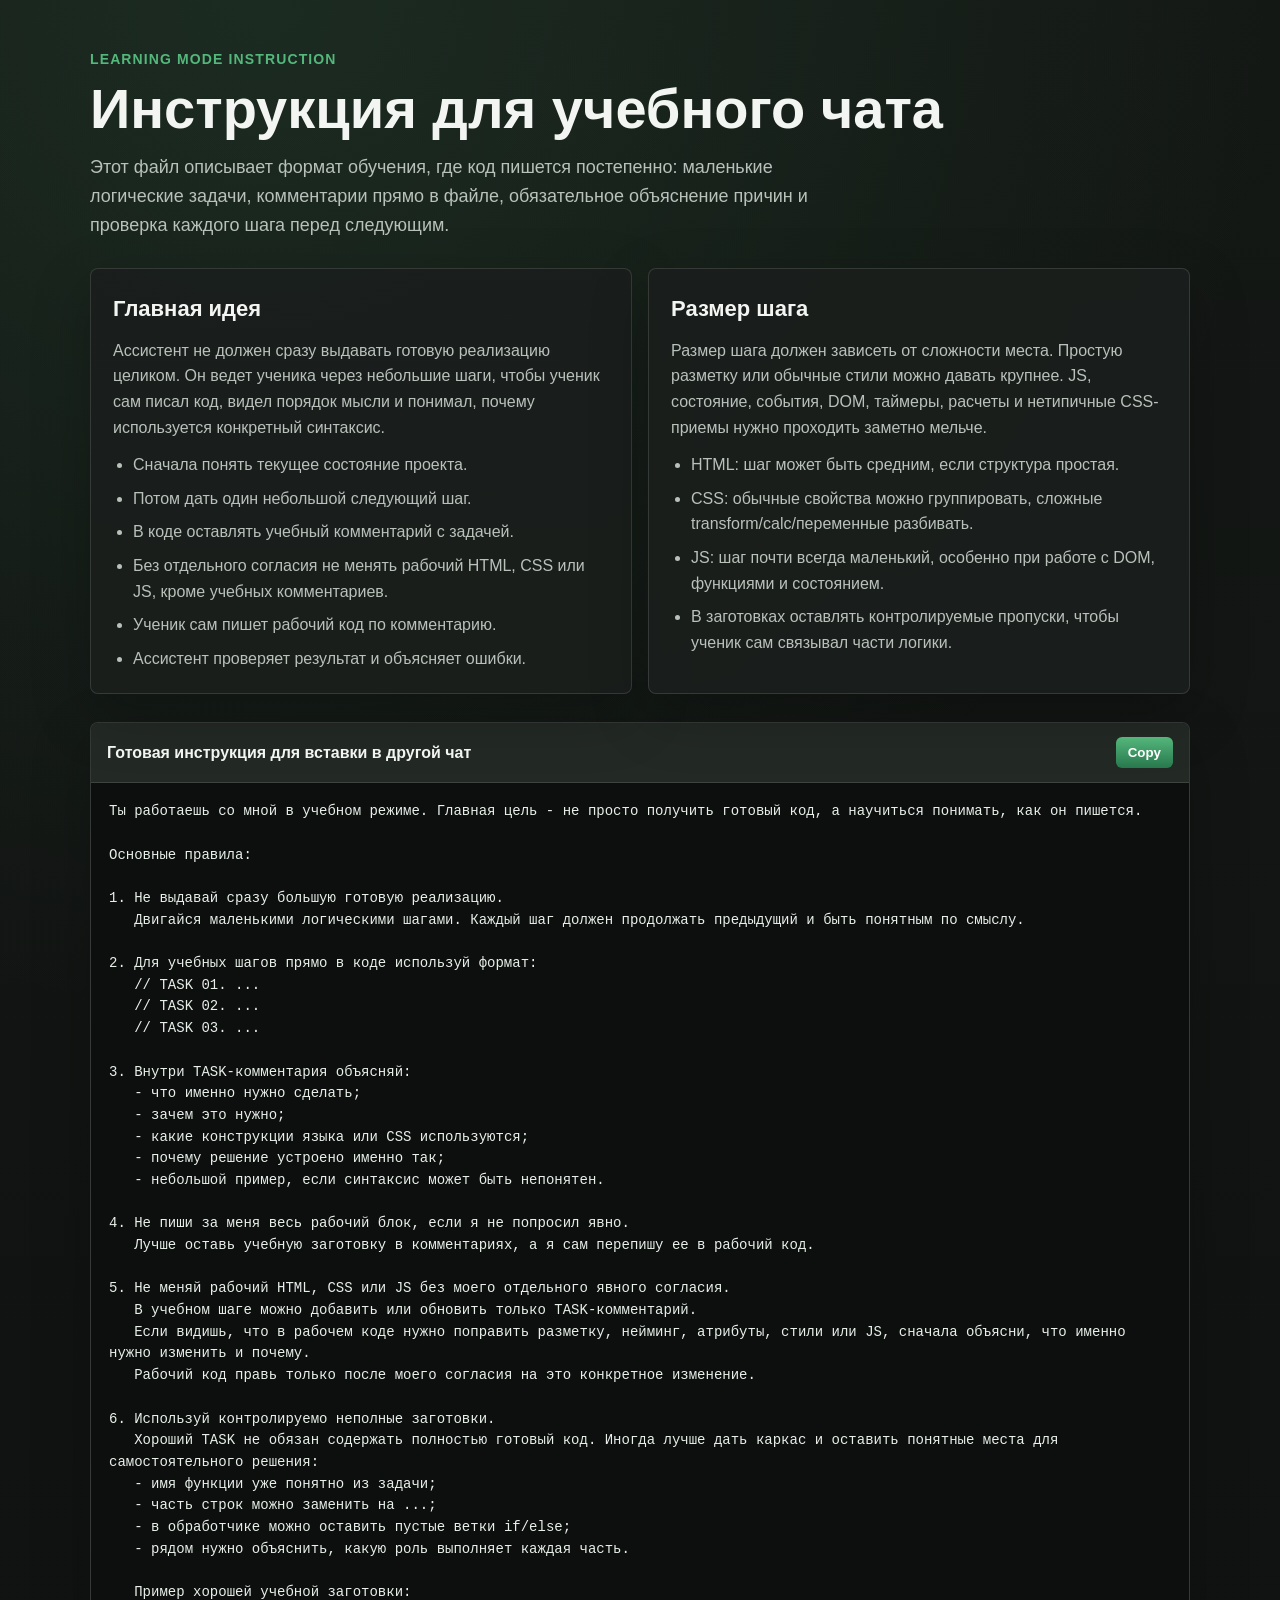
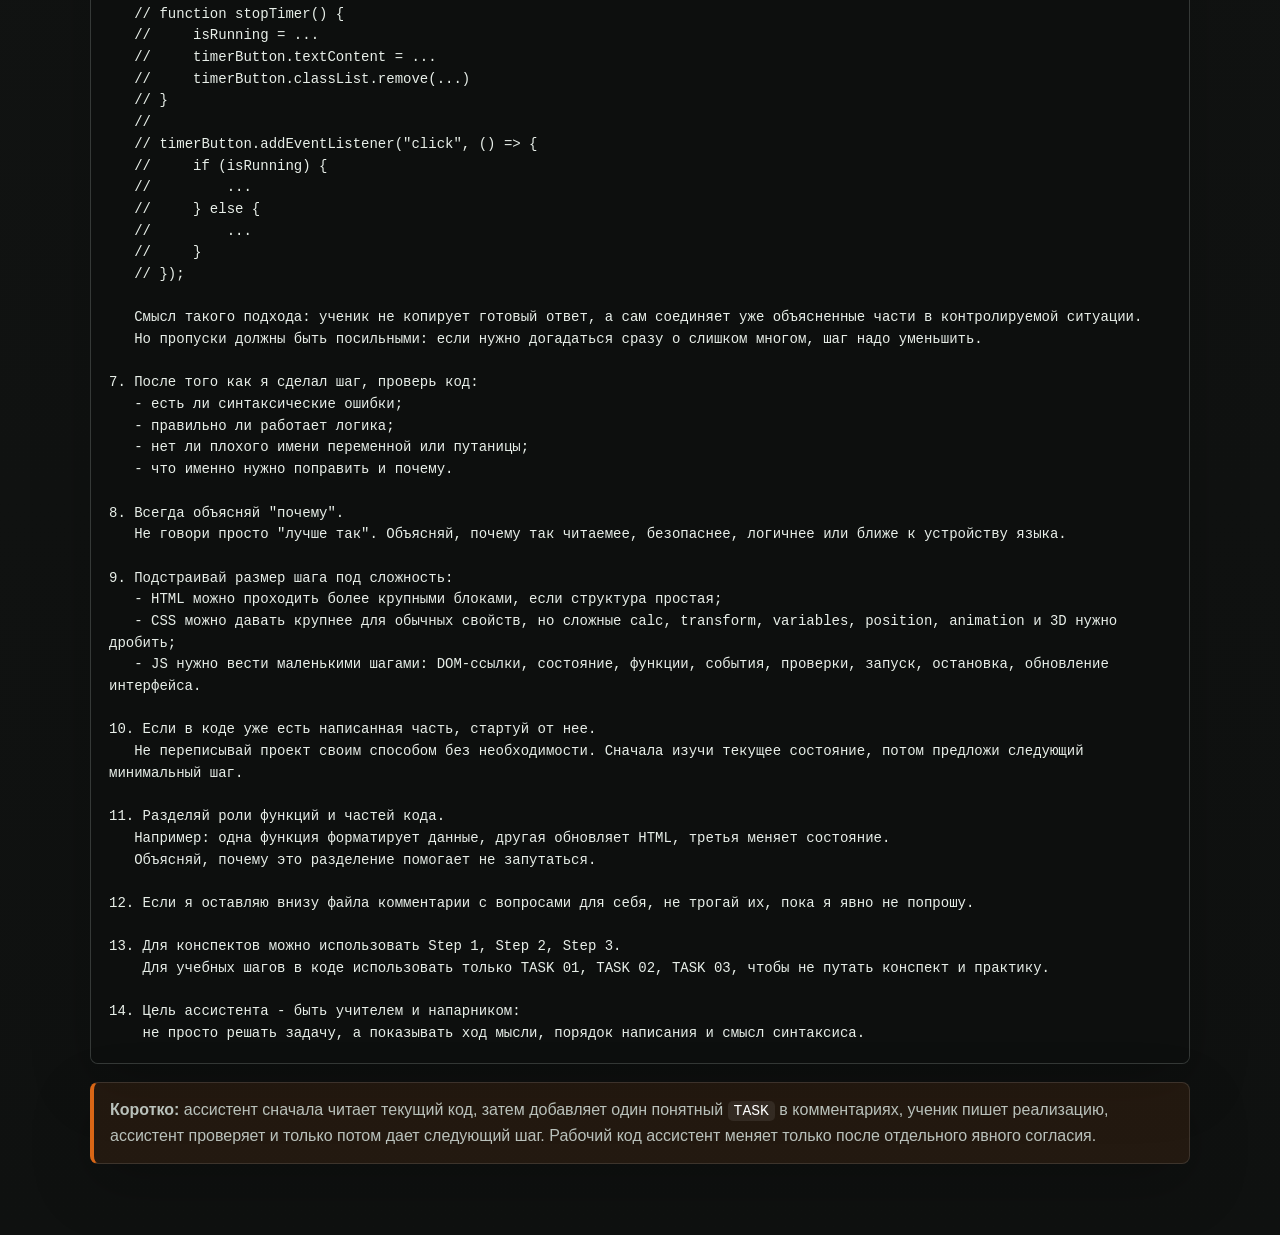
<file: materials_notThisProject/learning_chat_instruction.html>
<!doctype html>
<html lang="ru">
<head>
    <meta charset="UTF-8">
    <meta name="viewport" content="width=device-width, initial-scale=1.0">
    <title>Инструкция для учебного чата</title>
    <style>
        :root {
            --bg: #111312;
            --panel: #1b1f1d;
            --panel-soft: #232925;
            --text: #f3f5f2;
            --muted: #b9c1bb;
            --line: rgba(255, 255, 255, 0.12);
            --green: #54b77b;
            --green-dark: #28784d;
            --orange: #d96616;
            --code: #0d0f0e;
        }

        * {
            box-sizing: border-box;
        }

        body {
            margin: 0;
            background:
                radial-gradient(circle at 20% 0%, rgba(84, 183, 123, 0.12), transparent 34%),
                linear-gradient(180deg, #141815 0%, var(--bg) 48%, #0f1110 100%);
            color: var(--text);
            font-family: Arial, Helvetica, sans-serif;
            line-height: 1.6;
        }

        .page {
            width: min(1100px, calc(100% - 32px));
            margin: 0 auto;
            padding: 48px 0 72px;
        }

        .hero {
            margin-bottom: 28px;
        }

        .eyebrow {
            margin: 0 0 10px;
            color: var(--green);
            font-size: 14px;
            font-weight: 700;
            text-transform: uppercase;
            letter-spacing: 0.08em;
        }

        h1 {
            margin: 0 0 14px;
            font-size: clamp(32px, 5vw, 56px);
            line-height: 1.05;
        }

        .lead {
            max-width: 780px;
            margin: 0;
            color: var(--muted);
            font-size: 18px;
        }

        .grid {
            display: grid;
            grid-template-columns: repeat(2, minmax(0, 1fr));
            gap: 16px;
            margin: 28px 0;
        }

        .card,
        .copy-card {
            border: 1px solid var(--line);
            border-radius: 8px;
            background: rgba(27, 31, 29, 0.92);
            box-shadow: 0 20px 60px rgba(0, 0, 0, 0.22);
        }

        .card {
            padding: 22px;
        }

        h2 {
            margin: 0 0 12px;
            font-size: 22px;
        }

        h3 {
            margin: 22px 0 8px;
            font-size: 17px;
        }

        p {
            margin: 0 0 12px;
            color: var(--muted);
        }

        ul {
            margin: 0;
            padding-left: 20px;
            color: var(--muted);
        }

        li + li {
            margin-top: 8px;
        }

        code {
            border-radius: 5px;
            padding: 2px 6px;
            background: rgba(255, 255, 255, 0.08);
            color: #ffffff;
            font-family: Menlo, Consolas, monospace;
            font-size: 0.92em;
        }

        .copy-card {
            overflow: hidden;
            margin-top: 18px;
        }

        .copy-head {
            display: flex;
            align-items: center;
            justify-content: space-between;
            gap: 14px;
            border-bottom: 1px solid var(--line);
            padding: 14px 16px;
            background: var(--panel-soft);
        }

        .copy-title {
            margin: 0;
            color: var(--text);
            font-weight: 700;
        }

        .copy-button {
            border: 0;
            border-radius: 6px;
            padding: 8px 12px;
            background: linear-gradient(180deg, var(--green), var(--green-dark));
            color: #fff;
            font-weight: 700;
            cursor: pointer;
        }

        .copy-button:active {
            transform: translateY(1px);
        }

        pre {
            overflow: auto;
            margin: 0;
            padding: 18px;
            background: var(--code);
            color: #e8efe9;
            font-family: Menlo, Consolas, monospace;
            font-size: 14px;
            line-height: 1.55;
            white-space: pre-wrap;
        }

        .note {
            border-left: 4px solid var(--orange);
            margin-top: 18px;
            padding: 14px 16px;
            background: rgba(217, 102, 22, 0.1);
            color: var(--muted);
        }

        @media (max-width: 760px) {
            .page {
                width: min(100% - 24px, 1100px);
                padding-top: 32px;
            }

            .grid {
                grid-template-columns: 1fr;
            }
        }
    </style>
</head>
<body>
<main class="page">
    <section class="hero">
        <p class="eyebrow">Learning mode instruction</p>
        <h1>Инструкция для учебного чата</h1>
        <p class="lead">
            Этот файл описывает формат обучения, где код пишется постепенно: маленькие логические задачи,
            комментарии прямо в файле, обязательное объяснение причин и проверка каждого шага перед следующим.
        </p>
    </section>

    <section class="grid">
        <article class="card">
            <h2>Главная идея</h2>
            <p>
                Ассистент не должен сразу выдавать готовую реализацию целиком. Он ведет ученика через небольшие
                шаги, чтобы ученик сам писал код, видел порядок мысли и понимал, почему используется конкретный
                синтаксис.
            </p>
            <ul>
                <li>Сначала понять текущее состояние проекта.</li>
                <li>Потом дать один небольшой следующий шаг.</li>
                <li>В коде оставлять учебный комментарий с задачей.</li>
                <li>Без отдельного согласия не менять рабочий HTML, CSS или JS, кроме учебных комментариев.</li>
                <li>Ученик сам пишет рабочий код по комментарию.</li>
                <li>Ассистент проверяет результат и объясняет ошибки.</li>
            </ul>
        </article>

        <article class="card">
            <h2>Размер шага</h2>
            <p>
                Размер шага должен зависеть от сложности места. Простую разметку или обычные стили можно давать
                крупнее. JS, состояние, события, DOM, таймеры, расчеты и нетипичные CSS-приемы нужно проходить
                заметно мельче.
            </p>
            <ul>
                <li>HTML: шаг может быть средним, если структура простая.</li>
                <li>CSS: обычные свойства можно группировать, сложные transform/calc/переменные разбивать.</li>
                <li>JS: шаг почти всегда маленький, особенно при работе с DOM, функциями и состоянием.</li>
                <li>В заготовках оставлять контролируемые пропуски, чтобы ученик сам связывал части логики.</li>
            </ul>
        </article>
    </section>

    <section class="copy-card">
        <div class="copy-head">
            <p class="copy-title">Готовая инструкция для вставки в другой чат</p>
            <button class="copy-button" type="button" data-copy>Copy</button>
        </div>
        <pre id="instruction">Ты работаешь со мной в учебном режиме. Главная цель - не просто получить готовый код, а научиться понимать, как он пишется.

Основные правила:

1. Не выдавай сразу большую готовую реализацию.
   Двигайся маленькими логическими шагами. Каждый шаг должен продолжать предыдущий и быть понятным по смыслу.

2. Для учебных шагов прямо в коде используй формат:
   // TASK 01. ...
   // TASK 02. ...
   // TASK 03. ...

3. Внутри TASK-комментария объясняй:
   - что именно нужно сделать;
   - зачем это нужно;
   - какие конструкции языка или CSS используются;
   - почему решение устроено именно так;
   - небольшой пример, если синтаксис может быть непонятен.

4. Не пиши за меня весь рабочий блок, если я не попросил явно.
   Лучше оставь учебную заготовку в комментариях, а я сам перепишу ее в рабочий код.

5. Не меняй рабочий HTML, CSS или JS без моего отдельного явного согласия.
   В учебном шаге можно добавить или обновить только TASK-комментарий.
   Если видишь, что в рабочем коде нужно поправить разметку, нейминг, атрибуты, стили или JS, сначала объясни, что именно нужно изменить и почему.
   Рабочий код правь только после моего согласия на это конкретное изменение.

6. Используй контролируемо неполные заготовки.
   Хороший TASK не обязан содержать полностью готовый код. Иногда лучше дать каркас и оставить понятные места для самостоятельного решения:
   - имя функции уже понятно из задачи;
   - часть строк можно заменить на ...;
   - в обработчике можно оставить пустые ветки if/else;
   - рядом нужно объяснить, какую роль выполняет каждая часть.

   Пример хорошей учебной заготовки:
   // function stopTimer() {
   //     isRunning = ...
   //     timerButton.textContent = ...
   //     timerButton.classList.remove(...)
   // }
   //
   // timerButton.addEventListener("click", () => {
   //     if (isRunning) {
   //         ...
   //     } else {
   //         ...
   //     }
   // });

   Смысл такого подхода: ученик не копирует готовый ответ, а сам соединяет уже объясненные части в контролируемой ситуации.
   Но пропуски должны быть посильными: если нужно догадаться сразу о слишком многом, шаг надо уменьшить.

7. После того как я сделал шаг, проверь код:
   - есть ли синтаксические ошибки;
   - правильно ли работает логика;
   - нет ли плохого имени переменной или путаницы;
   - что именно нужно поправить и почему.

8. Всегда объясняй "почему".
   Не говори просто "лучше так". Объясняй, почему так читаемее, безопаснее, логичнее или ближе к устройству языка.

9. Подстраивай размер шага под сложность:
   - HTML можно проходить более крупными блоками, если структура простая;
   - CSS можно давать крупнее для обычных свойств, но сложные calc, transform, variables, position, animation и 3D нужно дробить;
   - JS нужно вести маленькими шагами: DOM-ссылки, состояние, функции, события, проверки, запуск, остановка, обновление интерфейса.

10. Если в коде уже есть написанная часть, стартуй от нее.
   Не переписывай проект своим способом без необходимости. Сначала изучи текущее состояние, потом предложи следующий минимальный шаг.

11. Разделяй роли функций и частей кода.
   Например: одна функция форматирует данные, другая обновляет HTML, третья меняет состояние.
   Объясняй, почему это разделение помогает не запутаться.

12. Если я оставляю внизу файла комментарии с вопросами для себя, не трогай их, пока я явно не попрошу.

13. Для конспектов можно использовать Step 1, Step 2, Step 3.
    Для учебных шагов в коде использовать только TASK 01, TASK 02, TASK 03, чтобы не путать конспект и практику.

14. Цель ассистента - быть учителем и напарником:
    не просто решать задачу, а показывать ход мысли, порядок написания и смысл синтаксиса.</pre>
    </section>

    <section class="card note">
        <strong>Коротко:</strong> ассистент сначала читает текущий код, затем добавляет один понятный
        <code>TASK</code> в комментариях, ученик пишет реализацию, ассистент проверяет и только потом дает следующий шаг.
        Рабочий код ассистент меняет только после отдельного явного согласия.
    </section>
</main>

<script>
    const copyButton = document.querySelector("[data-copy]");
    const instruction = document.querySelector("#instruction");

    copyButton.addEventListener("click", async () => {
        const originalText = copyButton.textContent;

        try {
            await navigator.clipboard.writeText(instruction.textContent);
            copyButton.textContent = "Copied";
        } catch {
            copyButton.textContent = "Copy failed";
        }

        setTimeout(() => {
            copyButton.textContent = originalText;
        }, 1200);
    });
</script>
</body>
</html>
</file>
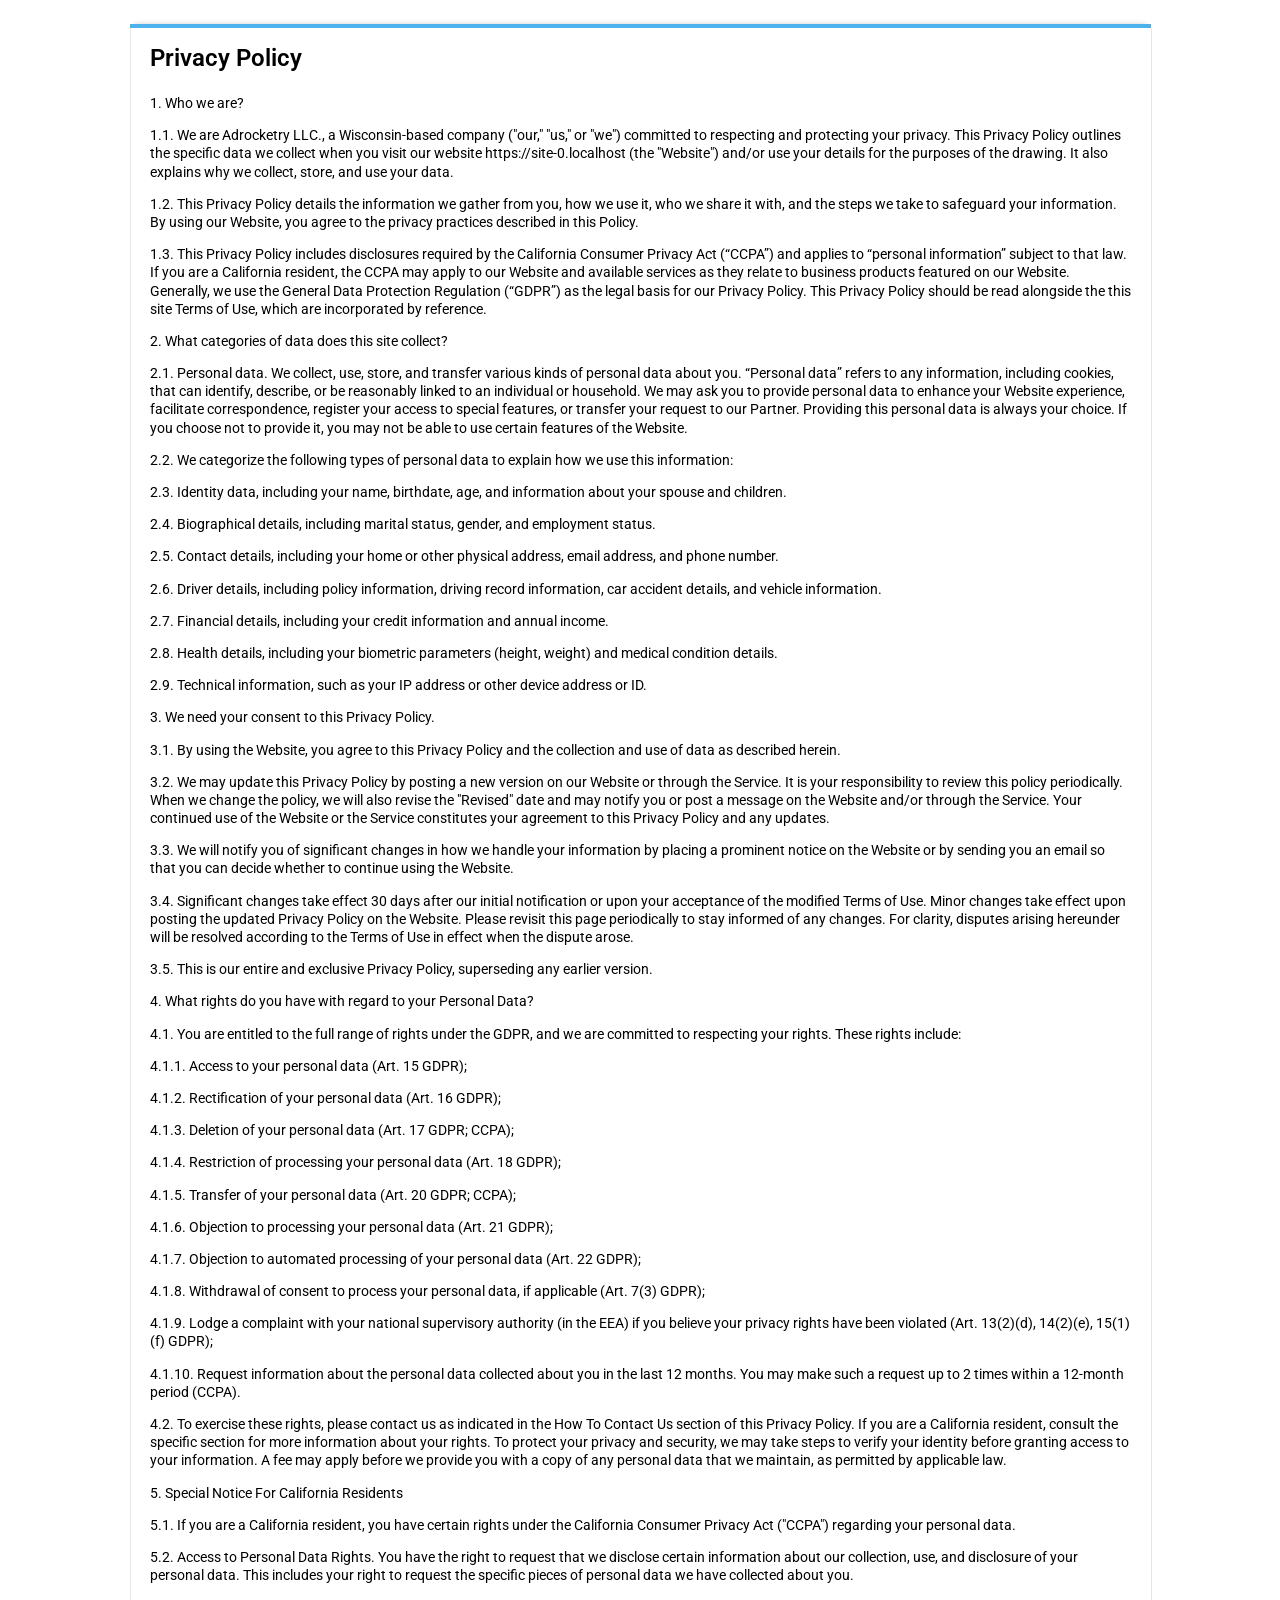
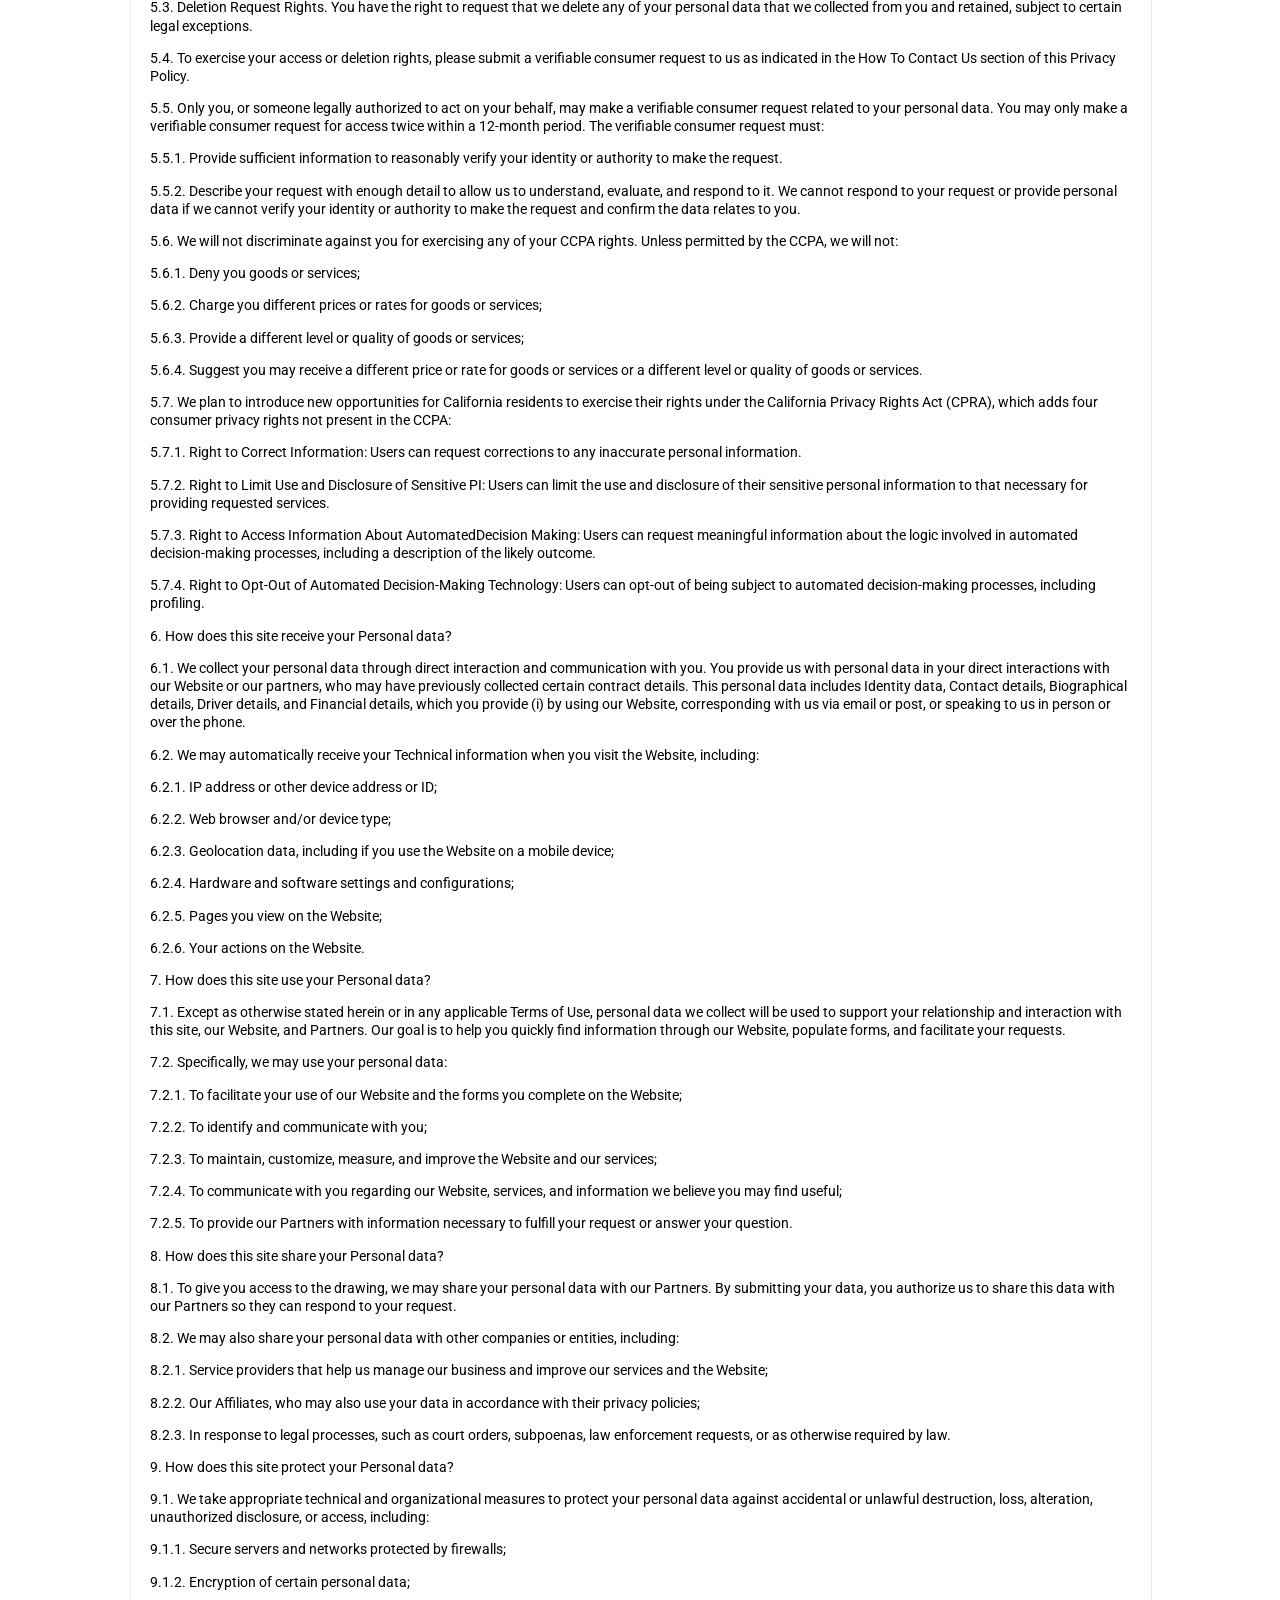
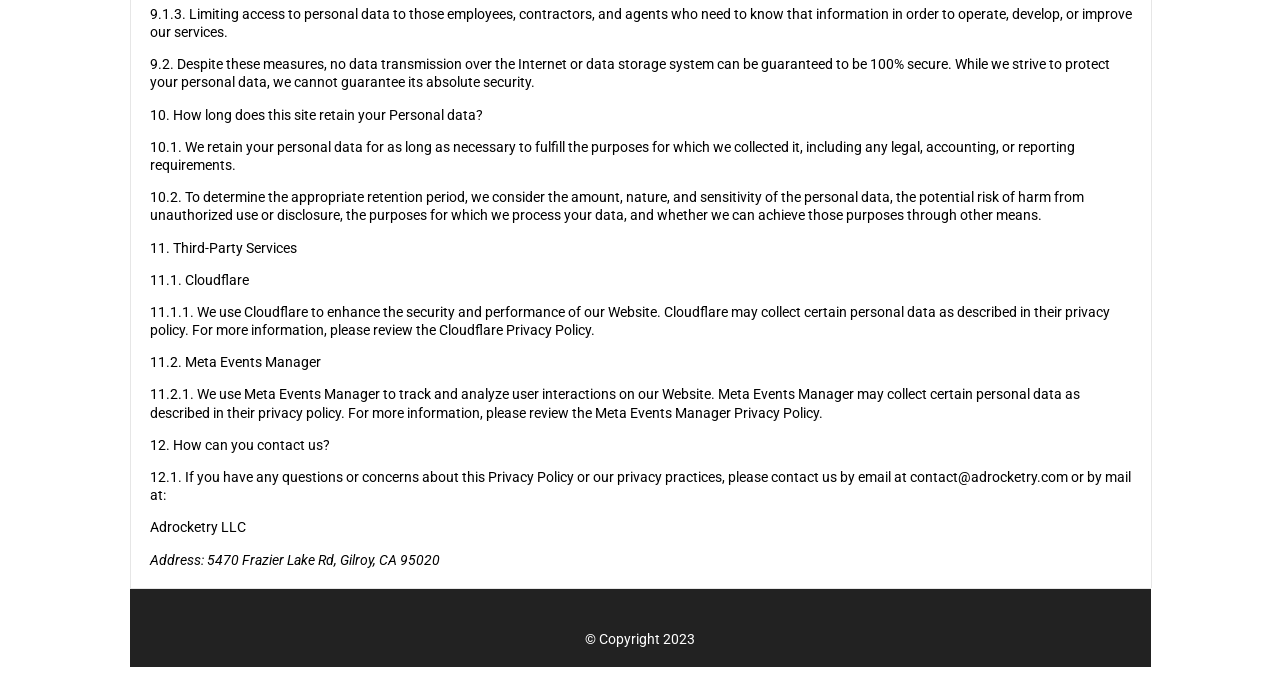
<file: materials_notThisProject/2934_landing_archive/policy.html>
<!DOCTYPE html>
<html lang="en">

<head>
    <meta charset="UTF-8">
    <meta name="viewport" content="width=device-width, initial-scale=1.0">
    <title>Document</title>
    <link rel="preconnect" href="https://fonts.googleapis.com">
    <link rel="preconnect" href="https://fonts.gstatic.com" crossorigin>
    <link href="https://fonts.googleapis.com/css2?family=Roboto:wght@400;500&display=swap" rel="stylesheet">
    <style type="text/css">
        html,
        body {
            box-sizing: border-box;
        }

        body {
            font-family: 'Roboto', sans-serif;
            font-size: 16px;
            font-weight: 400;
            color: #000;
        }

        strong {
            font-weight: 500;
        }

        ul {
            padding: 0;
            margin: 0;
            list-style: none;
        }

        .container,
        main,
        footer {
            width: 100%;
            max-width: 1021px;
            margin-right: auto;
            margin-left: auto;
        }

        footer {
            background-color: #222222;
            padding: 42px 0 20px;
            position: relative;
            text-align: center;
            color: #fff;

            font-size: 14px;
        }

        header {
            padding-top: 8px;
            padding-bottom: 8px;
        }

        .logo {
            display: inline-block;
            height: auto;
            color: #000;
            font-size: 38px;
            font-weight: 400;
            line-height: 46px;
            padding: 7px 15px 9px;
            border: 2px solid #222;
            text-decoration: none;
            outline: none;
        }

        .logo.white {
            color: #fff;
            border-color: #fff;
        }

        .privacy_content {
            border-top: 4px solid #4db2ec;
            border-bottom: 1px solid #e6e6e6;
            background-color: #fff;
            position: relative;
            clear: both;
            z-index: 1;
            box-shadow: 0 -5px 5px -5px #cecece
        }

        .privacy_content:after {
            content: '';
            position: absolute;
            background-color: #e6e6e6;
            top: 0;
            width: 1px;
            height: 100%;
            display: block;
            right: -1px
        }

        .privacy_content:before {
            content: '';
            position: absolute;
            background-color: #e6e6e6;
            top: 0;
            width: 1px;
            height: 100%;
            display: block;
            left: 0
        }

        .privacy_content p,
        address {
            font-size: 14px;
            line-height: 1.3;
            padding: 0 19px 0 20px
        }

        address {
            padding-bottom: 19px;
        }

        .privacy_content h1 {
            font-size: 24px;
            font-weight: 600;
            line-height: 32px;
            margin: 1px 0 20px;
            padding: 13px 19px 0 20px
        }

        footer .politics-link ul {
            padding-top: 15px;
            padding-bottom: 15px;
            font-size: 14px;
            display: flex;
            justify-content: center;
            gap: 15px;
        }

        footer .politics-link a {
            color: #fff;
            text-decoration: none;
            outline: none;
        }

        footer .politics-link a:hover {
            color: #4db2ec;
        }
    </style>
</head>

<body>
    <header>
    </header>
    <main>
        <article class="privacy_content">
            <h1>Privacy Policy</h1>
            <p>1. Who we are?</p>
            <p>1.1. We are Adrocketry LLC., a Wisconsin-based company ("our," "us," or "we") committed to respecting and
                protecting your privacy. This Privacy Policy outlines the specific data we collect when you visit our
                website <span id="site">https://this site/</span>(the "Website") and/or use your details for the purposes of the drawing. It
                also explains why we collect, store, and use your data.</p>
            <p>1.2. This Privacy Policy details the information we gather from you, how we use it, who we share it with,
                and the steps we take to safeguard your information. By using our Website, you agree to the privacy
                practices described in this Policy.</p>
            <p>1.3. This Privacy Policy includes disclosures required by the California Consumer Privacy Act (“CCPA”)
                and applies to “personal information” subject to that law. If you are a California resident, the CCPA
                may apply to our Website and available services as they relate to business products featured on our
                Website. Generally, we use the General Data Protection Regulation (“GDPR”) as the legal basis for our
                Privacy Policy. This Privacy Policy should be read alongside the this site Terms of Use, which are
                incorporated by reference.</p>
            <p>2. What categories of data does this site collect?</p>
            <p>2.1. Personal data. We collect, use, store, and transfer various kinds of personal data about you.
                “Personal data” refers to any information, including cookies, that can identify, describe, or be
                reasonably linked to an individual or household. We may ask you to provide personal data to enhance your
                Website experience, facilitate correspondence, register your access to special features, or transfer
                your request to our Partner. Providing this personal data is always your choice. If you choose not to
                provide it, you may not be able to use certain features of the Website.</p>
            <p>2.2. We categorize the following types of personal data to explain how we use this information:</p>
            <p>2.3. Identity data, including your name, birthdate, age, and information about your spouse and children.
            </p>
            <p>2.4. Biographical details, including marital status, gender, and employment status.</p>
            <p>2.5. Contact details, including your home or other physical address, email address, and phone number.</p>
            <p>2.6. Driver details, including policy information, driving record information, car accident details, and
                vehicle information.</p>
            <p>2.7. Financial details, including your credit information and annual income.</p>
            <p>2.8. Health details, including your biometric parameters (height, weight) and medical condition details.
            </p>
            <p>2.9. Technical information, such as your IP address or other device address or ID.</p>
            <p>3. We need your consent to this Privacy Policy.</p>
            <p>3.1. By using the Website, you agree to this Privacy Policy and the collection and use of data as
                described herein.</p>
            <p>3.2. We may update this Privacy Policy by posting a new version on our Website or through the Service. It
                is your responsibility to review this policy periodically. When we change the policy, we will also
                revise the "Revised" date and may notify you or post a message on the Website and/or through the
                Service. Your continued use of the Website or the Service constitutes your agreement to this Privacy
                Policy and any updates.</p>
            <p>3.3. We will notify you of significant changes in how we handle your information by placing a prominent
                notice on the Website or by sending you an email so that you can decide whether to continue using the
                Website.</p>
            <p>3.4. Significant changes take effect 30 days after our initial notification or upon your acceptance of
                the modified Terms of Use. Minor changes take effect upon posting the updated Privacy Policy on the
                Website. Please revisit this page periodically to stay informed of any changes. For clarity, disputes
                arising hereunder will be resolved according to the Terms of Use in effect when the dispute arose.</p>
            <p>3.5. This is our entire and exclusive Privacy Policy, superseding any earlier version.</p>
            <p>4. What rights do you have with regard to your Personal Data?</p>
            <p>4.1. You are entitled to the full range of rights under the GDPR, and we are committed to respecting your
                rights. These rights include:</p>
            <p>4.1.1. Access to your personal data (Art. 15 GDPR);</p>
            <p>4.1.2. Rectification of your personal data (Art. 16 GDPR);</p>
            <p>4.1.3. Deletion of your personal data (Art. 17 GDPR; CCPA);</p>
            <p>4.1.4. Restriction of processing your personal data (Art. 18 GDPR);</p>
            <p>4.1.5. Transfer of your personal data (Art. 20 GDPR; CCPA);</p>
            <p>4.1.6. Objection to processing your personal data (Art. 21 GDPR);</p>
            <p>4.1.7. Objection to automated processing of your personal data (Art. 22 GDPR);</p>
            <p>4.1.8. Withdrawal of consent to process your personal data, if applicable (Art. 7(3) GDPR);</p>
            <p>4.1.9. Lodge a complaint with your national supervisory authority (in the EEA) if you believe your
                privacy rights have been violated (Art. 13(2)(d), 14(2)(e), 15(1)(f) GDPR);</p>
            <p>4.1.10. Request information about the personal data collected about you in the last 12 months. You may
                make such a request up to 2 times within a 12-month period (CCPA).</p>
            <p>4.2. To exercise these rights, please contact us as indicated in the How To Contact Us section of this
                Privacy Policy. If you are a California resident, consult the specific section for more information
                about your rights. To protect your privacy and security, we may take steps to verify your identity
                before granting access to your information. A fee may apply before we provide you with a copy of any
                personal data that we maintain, as permitted by applicable law.</p>
            <p>5. Special Notice For California Residents</p>
            <p>5.1. If you are a California resident, you have certain rights under the California Consumer Privacy Act
                ("CCPA") regarding your personal data.</p>
            <p>5.2. Access to Personal Data Rights. You have the right to request that we disclose certain information
                about our collection, use, and disclosure of your personal data. This includes your right to request the
                specific pieces of personal data we have collected about you.</p>
            <p>5.3. Deletion Request Rights. You have the right to request that we delete any of your personal data that
                we collected from you and retained, subject to certain legal exceptions.</p>
            <p>5.4. To exercise your access or deletion rights, please submit a verifiable consumer request to us as
                indicated in the How To Contact Us section of this Privacy Policy.</p>
            <p>5.5. Only you, or someone legally authorized to act on your behalf, may make a verifiable consumer
                request related to your personal data. You may only make a verifiable consumer request for access twice
                within a 12-month period. The verifiable consumer request must:</p>
            <p>5.5.1. Provide sufficient information to reasonably verify your identity or authority to make the
                request.</p>
            <p>5.5.2. Describe your request with enough detail to allow us to understand, evaluate, and respond to it.
                We cannot respond to your request or provide personal data if we cannot verify your identity or
                authority to make the request and confirm the data relates to you.</p>
            <p>5.6. We will not discriminate against you for exercising any of your CCPA rights. Unless permitted by the
                CCPA, we will not:</p>
            <p>5.6.1. Deny you goods or services;</p>
            <p>5.6.2. Charge you different prices or rates for goods or services;</p>
            <p>5.6.3. Provide a different level or quality of goods or services;</p>
            <p>5.6.4. Suggest you may receive a different price or rate for goods or services or a different level or
                quality of goods or services.</p>
            <p>5.7. We plan to introduce new opportunities for California residents to exercise their rights under the
                California Privacy Rights Act (CPRA), which adds four consumer privacy rights not present in the CCPA:
            </p>
            <p>5.7.1. Right to Correct Information: Users can request corrections to any inaccurate personal
                information.</p>
            <p>5.7.2. Right to Limit Use and Disclosure of Sensitive PI: Users can limit the use and disclosure of their
                sensitive personal information to that necessary for providing requested services.</p>
            <p>5.7.3. Right to Access Information About AutomatedDecision Making: Users can request meaningful
                information about the logic involved in automated decision-making processes, including a description of
                the likely outcome.</p>
            <p>5.7.4. Right to Opt-Out of Automated Decision-Making Technology: Users can opt-out of being subject to
                automated decision-making processes, including profiling.</p>
            <p>6. How does this site receive your Personal data?</p>
            <p>6.1. We collect your personal data through direct interaction and communication with you. You provide us
                with personal data in your direct interactions with our Website or our partners, who may have previously
                collected certain contract details. This personal data includes Identity data, Contact details,
                Biographical details, Driver details, and Financial details, which you provide (i) by using our Website,
                corresponding with us via email or post, or speaking to us in person or over the phone.</p>
            <p>6.2. We may automatically receive your Technical information when you visit the Website, including:</p>
            <p>6.2.1. IP address or other device address or ID;</p>
            <p>6.2.2. Web browser and/or device type;</p>
            <p>6.2.3. Geolocation data, including if you use the Website on a mobile device;</p>
            <p>6.2.4. Hardware and software settings and configurations;</p>
            <p>6.2.5. Pages you view on the Website;</p>
            <p>6.2.6. Your actions on the Website.</p>
            <p>7. How does this site use your Personal data?</p>
            <p>7.1. Except as otherwise stated herein or in any applicable Terms of Use, personal data we collect will
                be used to support your relationship and interaction with this site, our Website, and Partners. Our goal
                is to help you quickly find information through our Website, populate forms, and facilitate your
                requests.</p>
            <p>7.2. Specifically, we may use your personal data:</p>
            <p>7.2.1. To facilitate your use of our Website and the forms you complete on the Website;</p>
            <p>7.2.2. To identify and communicate with you;</p>
            <p>7.2.3. To maintain, customize, measure, and improve the Website and our services;</p>
            <p>7.2.4. To communicate with you regarding our Website, services, and information we believe you may find
                useful;</p>
            <p>7.2.5. To provide our Partners with information necessary to fulfill your request or answer your
                question.</p>
            <p>8. How does this site share your Personal data?</p>
            <p>8.1. To give you access to the drawing, we may share your personal data with our Partners. By submitting
                your data, you authorize us to share this data with our Partners so they can respond to your request.
            </p>
            <p>8.2. We may also share your personal data with other companies or entities, including:</p>
            <p>8.2.1. Service providers that help us manage our business and improve our services and the Website;</p>
            <p>8.2.2. Our Affiliates, who may also use your data in accordance with their privacy policies;</p>
            <p>8.2.3. In response to legal processes, such as court orders, subpoenas, law enforcement requests, or as
                otherwise required by law.</p>
            <p>9. How does this site protect your Personal data?</p>
            <p>9.1. We take appropriate technical and organizational measures to protect your personal data against
                accidental or unlawful destruction, loss, alteration, unauthorized disclosure, or access, including:</p>
            <p>9.1.1. Secure servers and networks protected by firewalls;</p>
            <p>9.1.2. Encryption of certain personal data;</p>
            <p>9.1.3. Limiting access to personal data to those employees, contractors, and agents who need to know that
                information in order to operate, develop, or improve our services.</p>
            <p>9.2. Despite these measures, no data transmission over the Internet or data storage system can be
                guaranteed to be 100% secure. While we strive to protect your personal data, we cannot guarantee its
                absolute security.</p>
            <p>10. How long does this site retain your Personal data?</p>
            <p>10.1. We retain your personal data for as long as necessary to fulfill the purposes for which we
                collected it, including any legal, accounting, or reporting requirements.</p>
            <p>10.2. To determine the appropriate retention period, we consider the amount, nature, and sensitivity of
                the personal data, the potential risk of harm from unauthorized use or disclosure, the purposes for
                which we process your data, and whether we can achieve those purposes through other means.</p>
            <p>11. Third-Party Services</p>
            <p>11.1. Cloudflare</p>
            <p>11.1.1. We use Cloudflare to enhance the security and performance of our Website. Cloudflare may collect
                certain personal data as described in their privacy policy. For more information, please review the
                Cloudflare Privacy Policy.</p>
            <p>11.2. Meta Events Manager</p>
            <p>11.2.1. We use Meta Events Manager to track and analyze user interactions on our Website. Meta Events
                Manager may collect certain personal data as described in their privacy policy. For more information,
                please review the Meta Events Manager Privacy Policy.</p>
            <p>12. How can you contact us?</p>
            <p>12.1. If you have any questions or concerns about this Privacy Policy or our privacy practices, please
                contact us by email at contact@adrocketry.com or by mail at:</p>
            <p>Adrocketry LLC</p>
            <address>
                Address: 5470 Frazier Lake Rd, Gilroy, CA 95020
            </address>
        </article>
    </main>
    <footer>
        <div class="copyright">
            &copy; Copyright 2023 </div>
    </footer>

    <script>
        var currentDomain = window.location.hostname;
        document.getElementById('site').innerHTML = "https://" + currentDomain + " "
    </script>
</html>
</file>
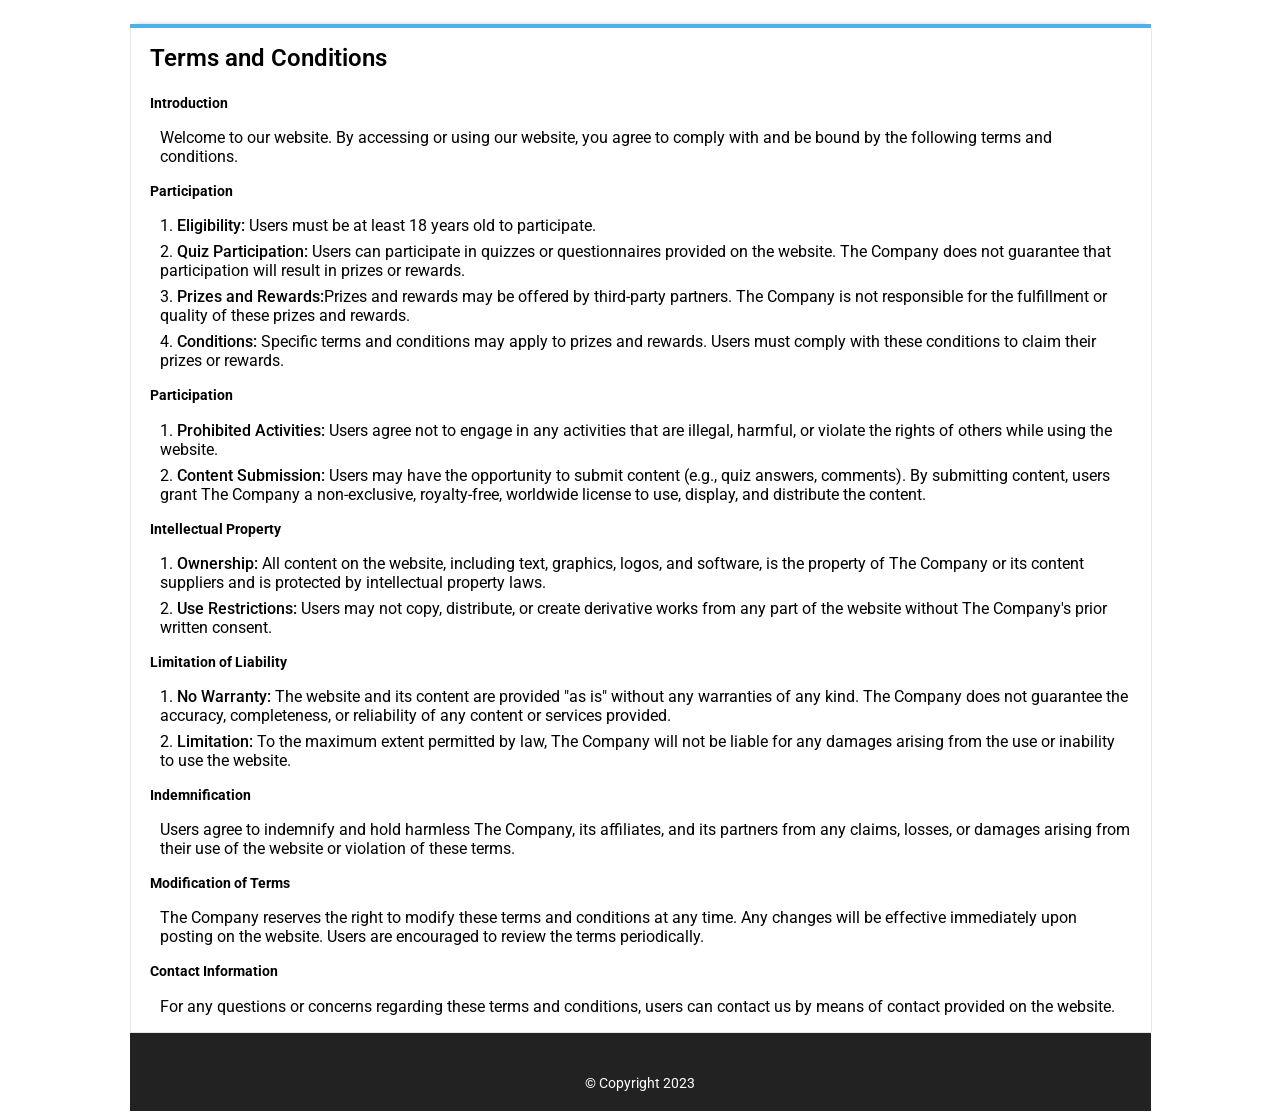
<file: materials_notThisProject/2934_landing_archive/terms.html>
<!DOCTYPE html>
<html lang="en">

<head>
    <meta charset="UTF-8">
    <meta name="viewport" content="width=device-width, initial-scale=1.0">
    <title>Document</title>
    <link rel="preconnect" href="https://fonts.googleapis.com">
    <link rel="preconnect" href="https://fonts.gstatic.com" crossorigin>
    <link href="https://fonts.googleapis.com/css2?family=Roboto:wght@400;500&display=swap" rel="stylesheet">
    <style type="text/css">
        html,
        body {
            box-sizing: border-box;
        }

        body {
            font-family: 'Roboto', sans-serif;
            font-size: 16px;
            font-weight: 400;
            color: #000;
        }

        strong {
            font-weight: 500;
        }

        ul {
            list-style: none;
            display: flex;
            flex-direction: column;
            gap: 7px;
            padding: 0 20px 0 30px;
        }

        .container,
        main,
        footer {
            width: 100%;
            max-width: 1021px;
            margin-right: auto;
            margin-left: auto;
        }

        footer {
            background-color: #222222;
            padding: 42px 0 20px;
            position: relative;
            text-align: center;
            color: #fff;

            font-size: 14px;
        }

        header {
            padding-top: 8px;
            padding-bottom: 8px;
        }

        .logo {
            display: inline-block;
            height: auto;
            color: #000;
            font-size: 38px;
            font-weight: 400;
            line-height: 46px;
            padding: 7px 15px 9px;
            border: 2px solid #222;
            text-decoration: none;
            outline: none;
        }

        .logo.white {
            color: #fff;
            border-color: #fff;
        }

        .privacy_content {
            border-top: 4px solid #4db2ec;
            border-bottom: 1px solid #e6e6e6;
            background-color: #fff;
            position: relative;
            clear: both;
            z-index: 1;
            box-shadow: 0 -5px 5px -5px #cecece
        }

        .privacy_content:after {
            content: '';
            position: absolute;
            background-color: #e6e6e6;
            top: 0;
            width: 1px;
            height: 100%;
            display: block;
            right: -1px
        }

        .privacy_content:before {
            content: '';
            position: absolute;
            background-color: #e6e6e6;
            top: 0;
            width: 1px;
            height: 100%;
            display: block;
            left: 0
        }

        .privacy_content p,
        address {
            font-weight: 700;
            font-size: 14px;
            line-height: 1.3;
            padding: 0 19px 0 20px
        }

        address {
            padding-bottom: 19px;
        }

        .privacy_content h1 {
            font-size: 24px;
            font-weight: 600;
            line-height: 32px;
            margin: 1px 0 20px;
            padding: 13px 19px 0 20px
        }

        footer .politics-link ul {
            padding-top: 15px;
            padding-bottom: 15px;
            font-size: 14px;
            display: flex;
            justify-content: center;
            gap: 15px;
        }

        footer .politics-link a {
            color: #fff;
            text-decoration: none;
            outline: none;
        }

        footer .politics-link a:hover {
            color: #4db2ec;
        }
    </style>
</head>

<body>
    <header>
    </header>
    <main>
        <article class="privacy_content">
            <h1>Terms and Conditions</h1>
            <p>Introduction

            </p>
            <ul>
                <li>Welcome to our website. By accessing or using our website, you agree to comply with and be bound by the following terms and conditions.
                </li>
            </ul>
            <p>Participation
            </p>
            <ul>
                <li>1. <strong>Eligibility:</strong> Users must be at least 18 years old to participate.</li>
                <li>2. <strong>Quiz Participation:</strong> Users can participate in quizzes or questionnaires provided on the website. The Company does not guarantee that participation will result in prizes or rewards.</li>
                <li>3. <strong>Prizes and Rewards:</strong>Prizes and rewards may be offered by third-party partners. The Company is not responsible for the fulfillment or quality of these prizes and rewards.</li>
                <li>4. <strong>Conditions:</strong> Specific terms and conditions may apply to prizes and rewards. Users must comply with these conditions to claim their prizes or rewards.</li>
            </ul>
            <p>Participation
            </p>
            <ul>
                <li>1. <strong>Prohibited Activities:</strong> Users agree not to engage in any activities that are illegal, harmful, or violate the rights of others while using the website.
                </li>
                <li>2. <strong>Content Submission: </strong> Users may have the opportunity to submit content (e.g., quiz answers, comments). By submitting content, users grant The Company a non-exclusive, royalty-free, worldwide license to use, display, and distribute the content.</li>
            
            </ul>
            <p>Intellectual Property</p>
            <ul>
                <li>1. <strong>Ownership:</strong> All content on the website, including text, graphics, logos, and software, is the property of The Company or its content suppliers and is protected by intellectual property laws.

                </li>
                <li>2. <strong>Use Restrictions: </strong>Users may not copy, distribute, or create derivative works from any part of the website without The Company's prior written consent.
                </li>
            
            </ul>  
            <p>Limitation of Liability
            </p> 
            <ul>
                <li>1. <strong>No Warranty:</strong> The website and its content are provided "as is" without any warranties of any kind. The Company does not guarantee the accuracy, completeness, or reliability of any content or services provided.


                </li>
                <li>2. <strong>Limitation: </strong>To the maximum extent permitted by law, The Company will not be liable for any damages arising from the use or inability to use the website.

                </li>
            
            </ul>  
            <p>Indemnification</p>
            <ul>
                <li>Users agree to indemnify and hold harmless The Company, its affiliates, and its partners from any claims, losses, or damages arising from their use of the website or violation of these terms.
                </li>
            </ul>
            <p>Modification of Terms
            </p>
            <ul>
                <li>The Company reserves the right to modify these terms and conditions at any time. Any changes will be effective immediately upon posting on the website. Users are encouraged to review the terms periodically.
                </li>
            </ul>
            <p>Contact Information</p>
            <ul>
                <li>For any questions or concerns regarding these terms and conditions, users can contact us by means of contact provided on the website.
                </li>
            </ul>
        </article>
    </main>
    <footer>
        <div class="copyright">
            &copy; Copyright 2023 </div>
    </footer>

    <script>
        var currentDomain = window.location.hostname;
        document.getElementById('site').innerHTML = "https://" + currentDomain + " "
    </script>
</html>
</file>
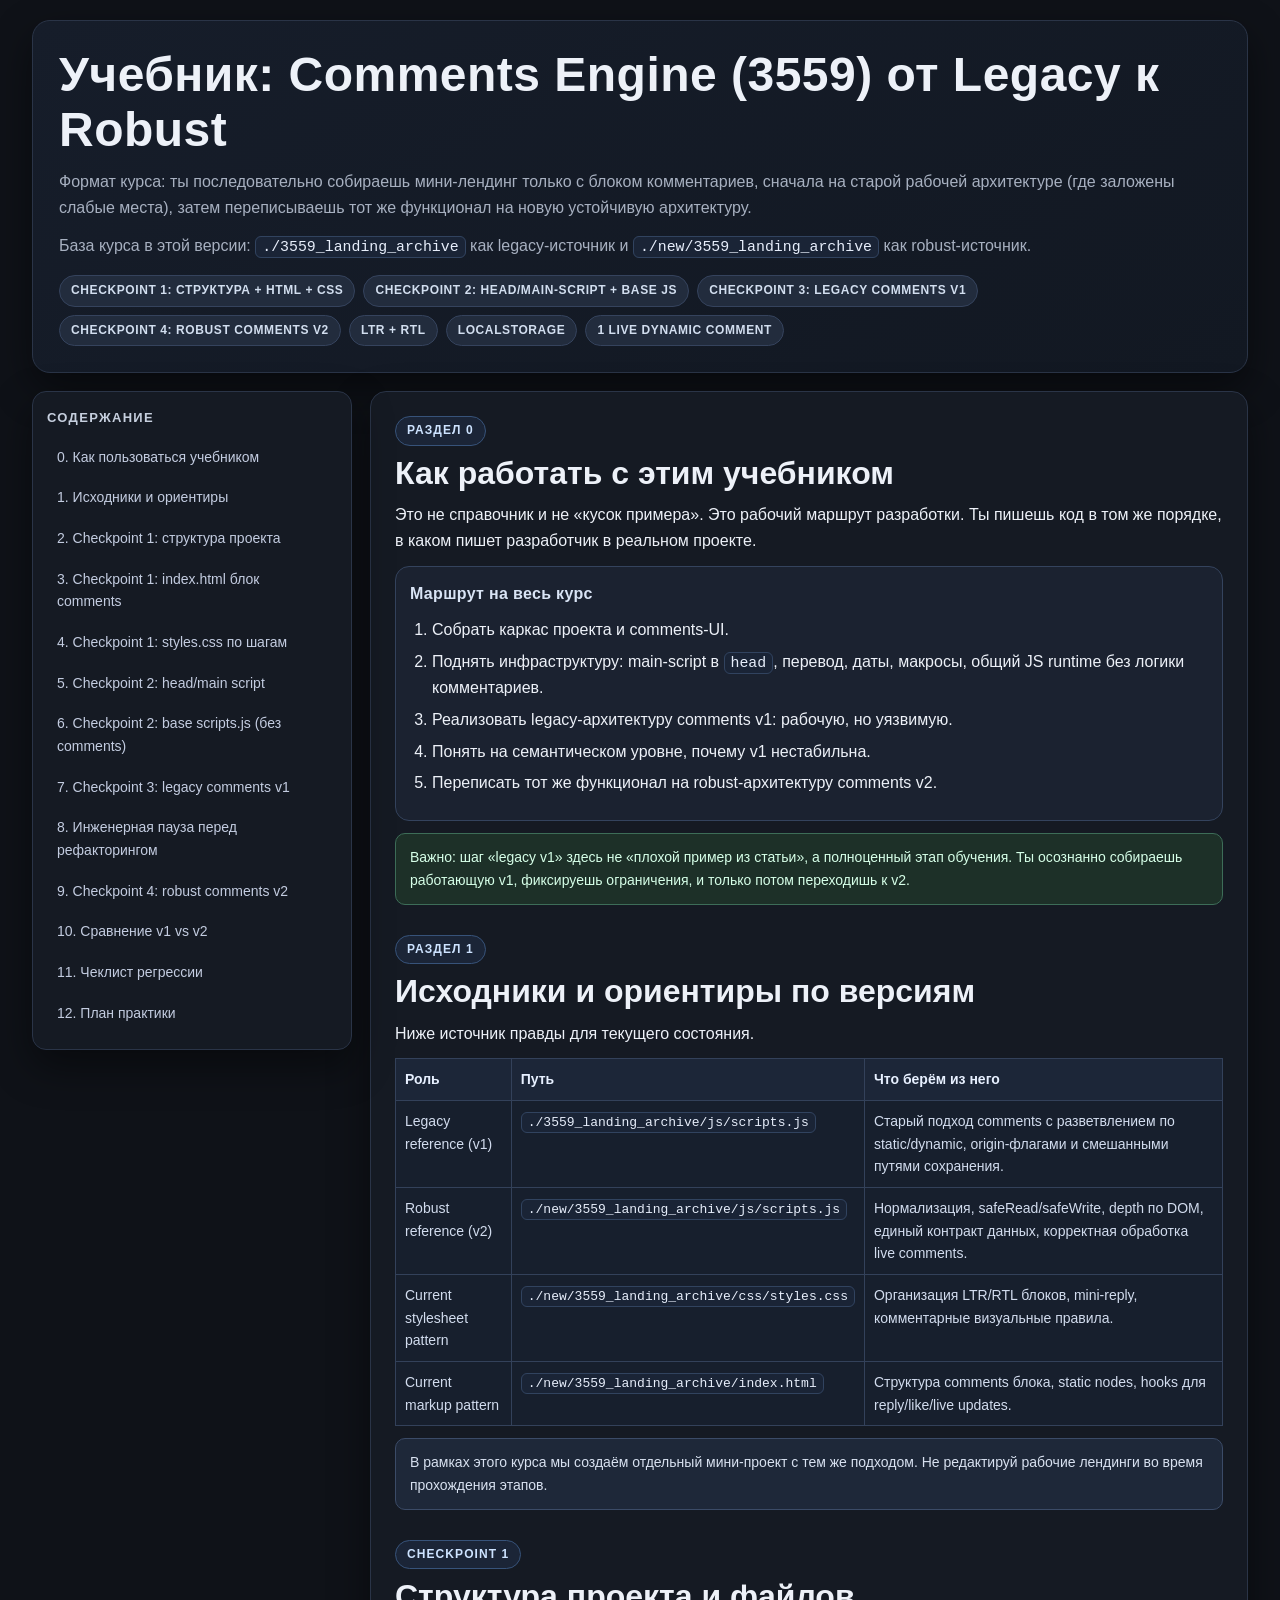
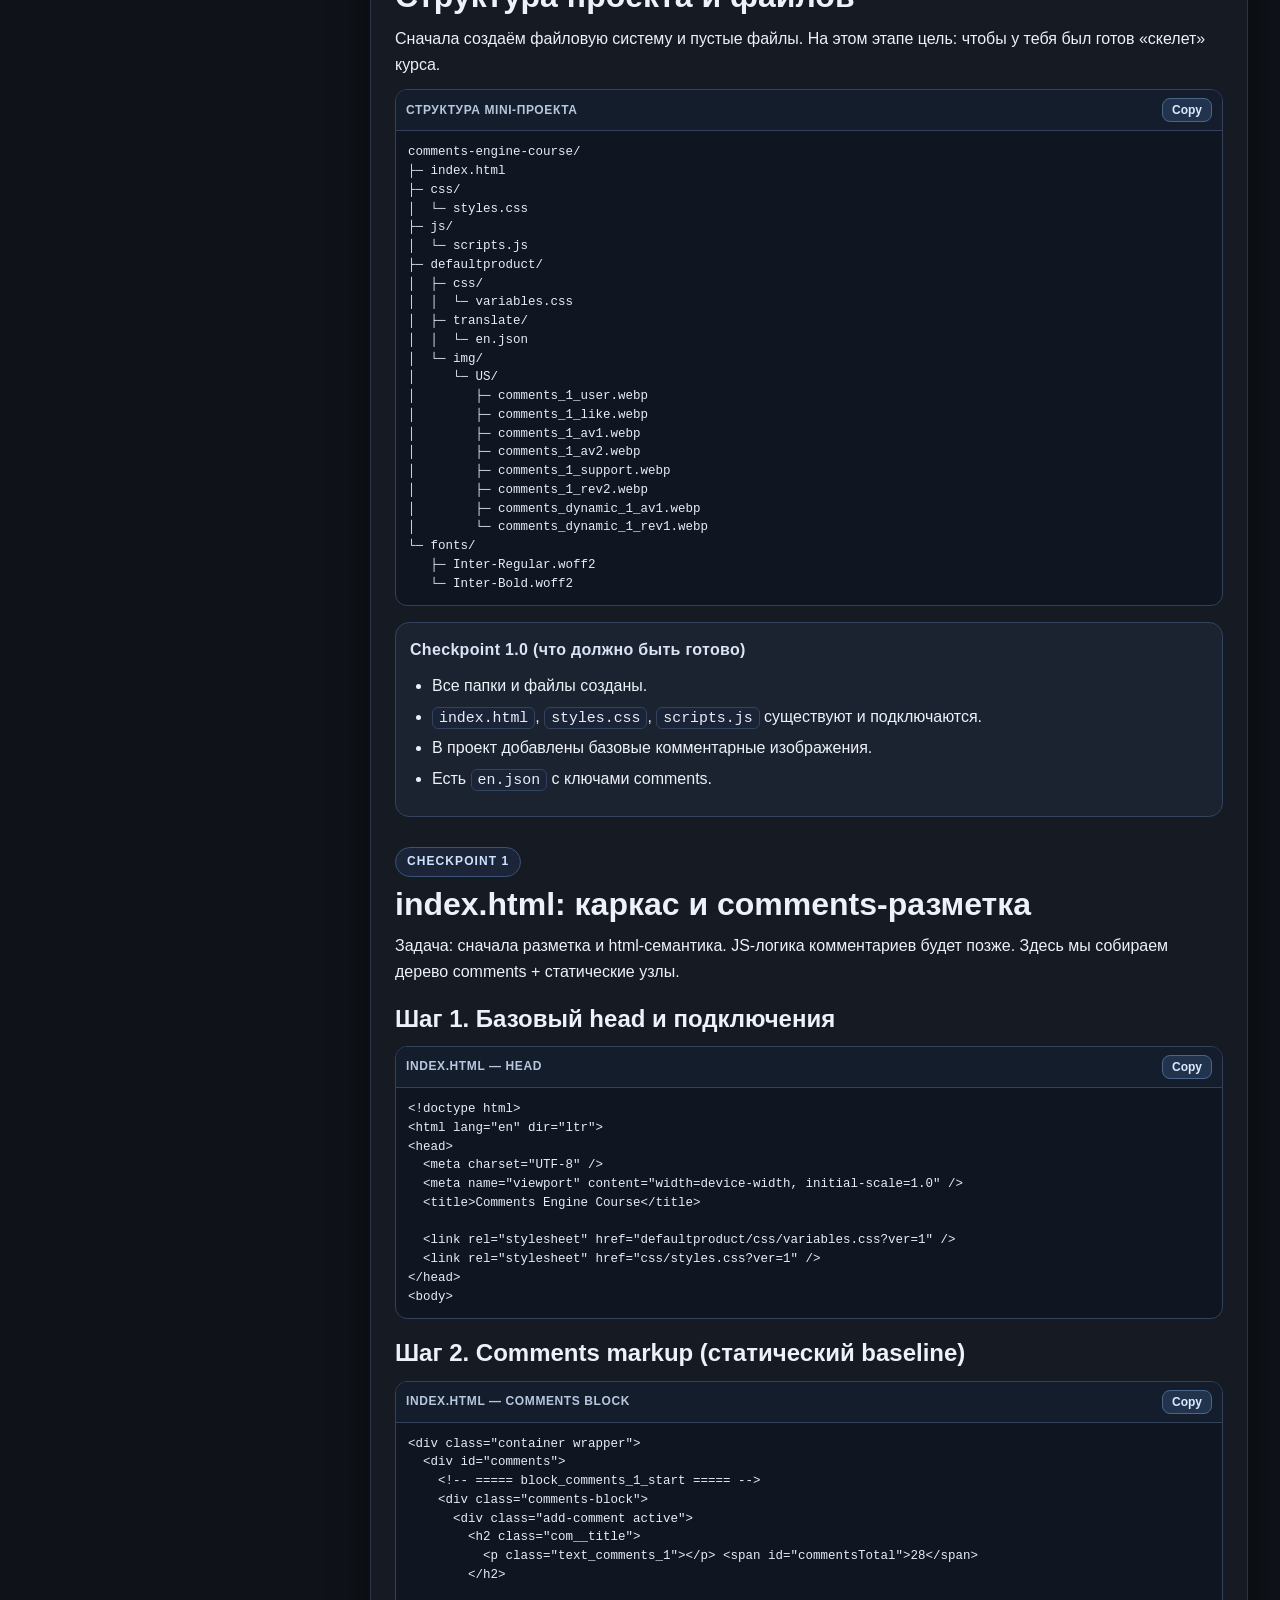
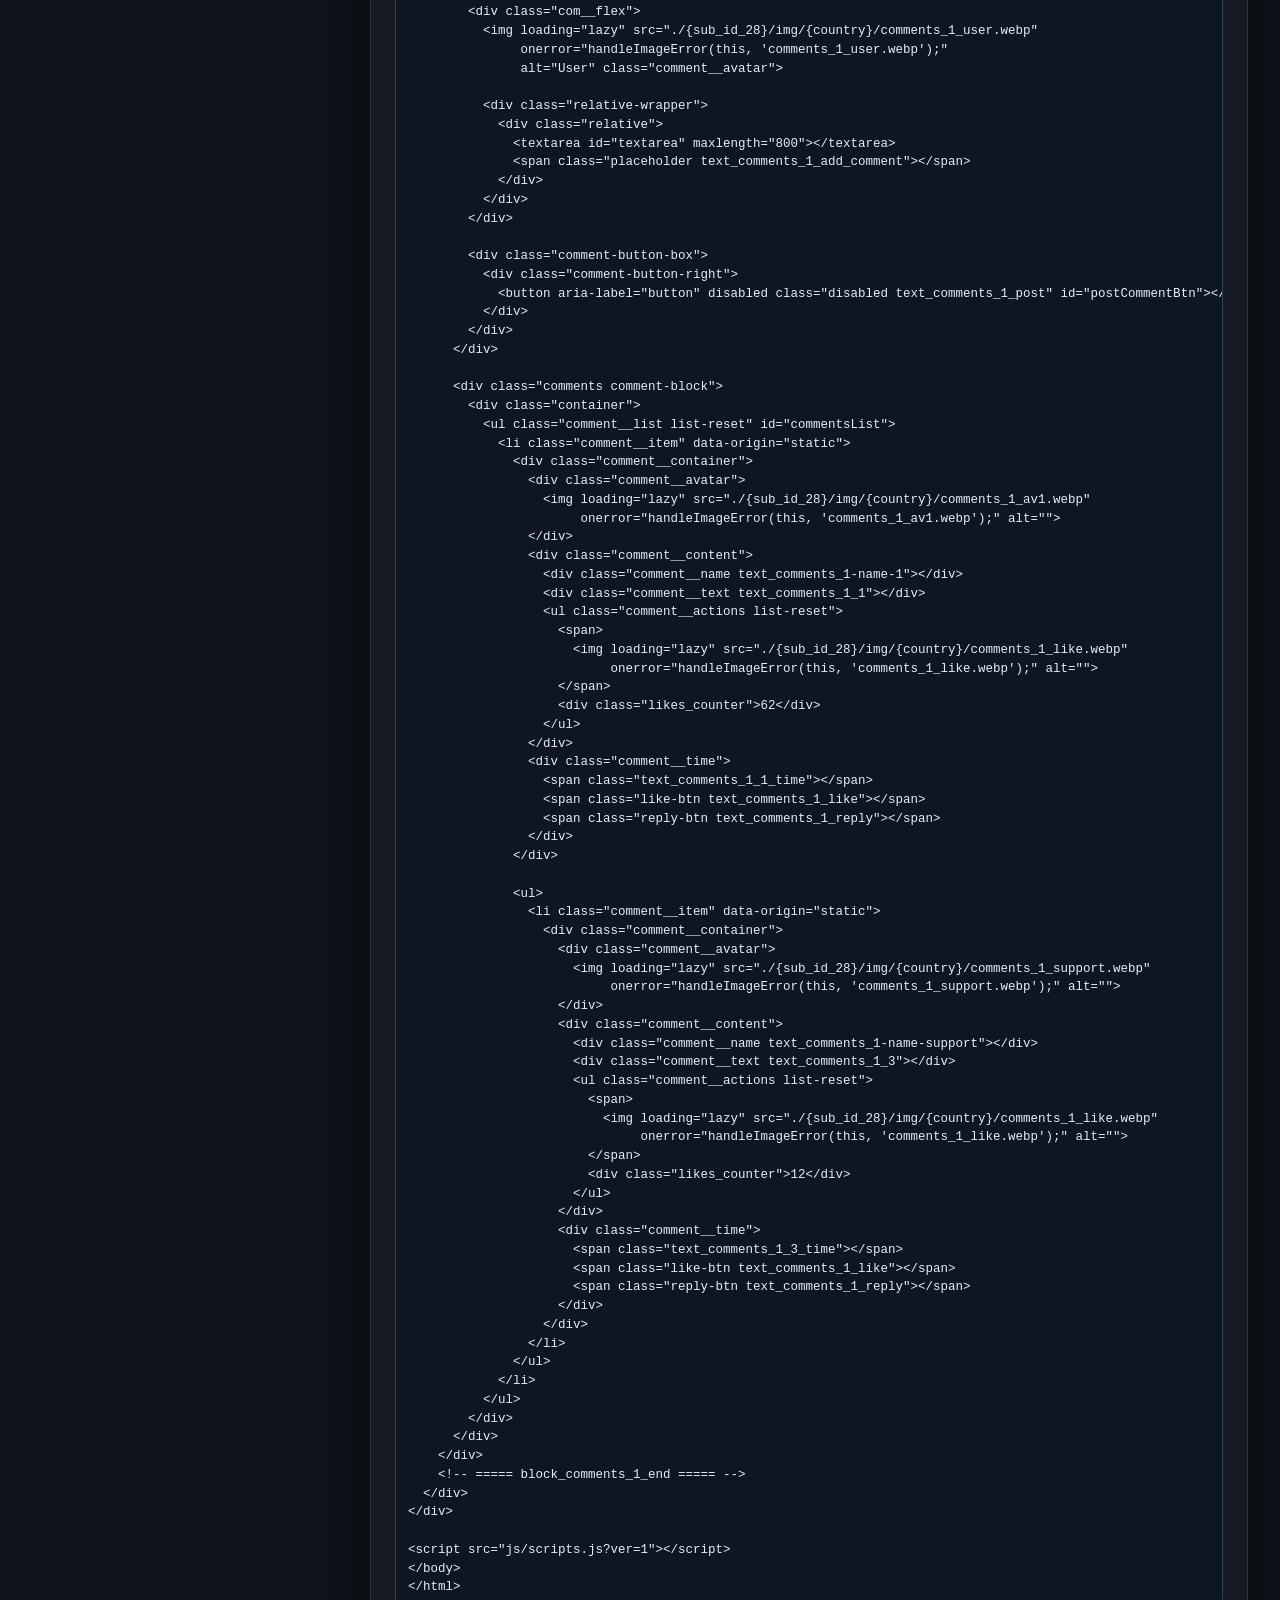
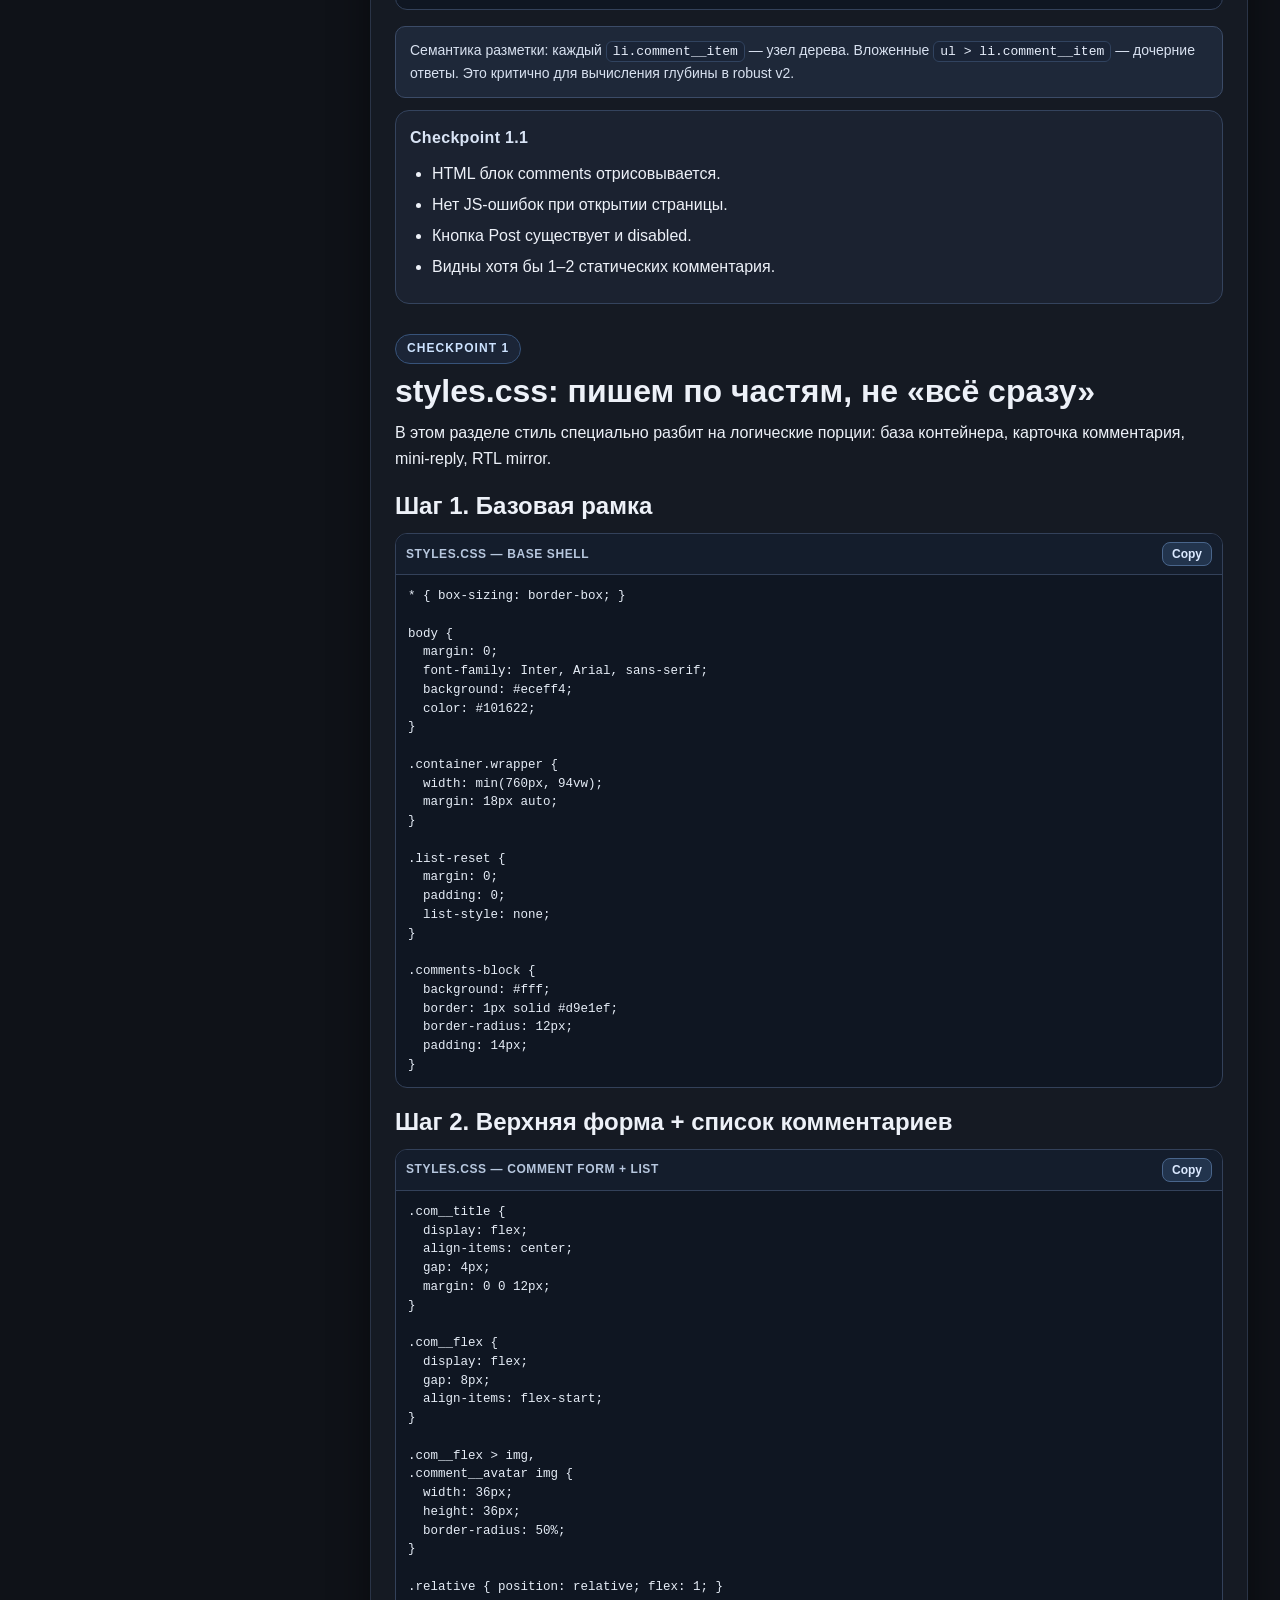
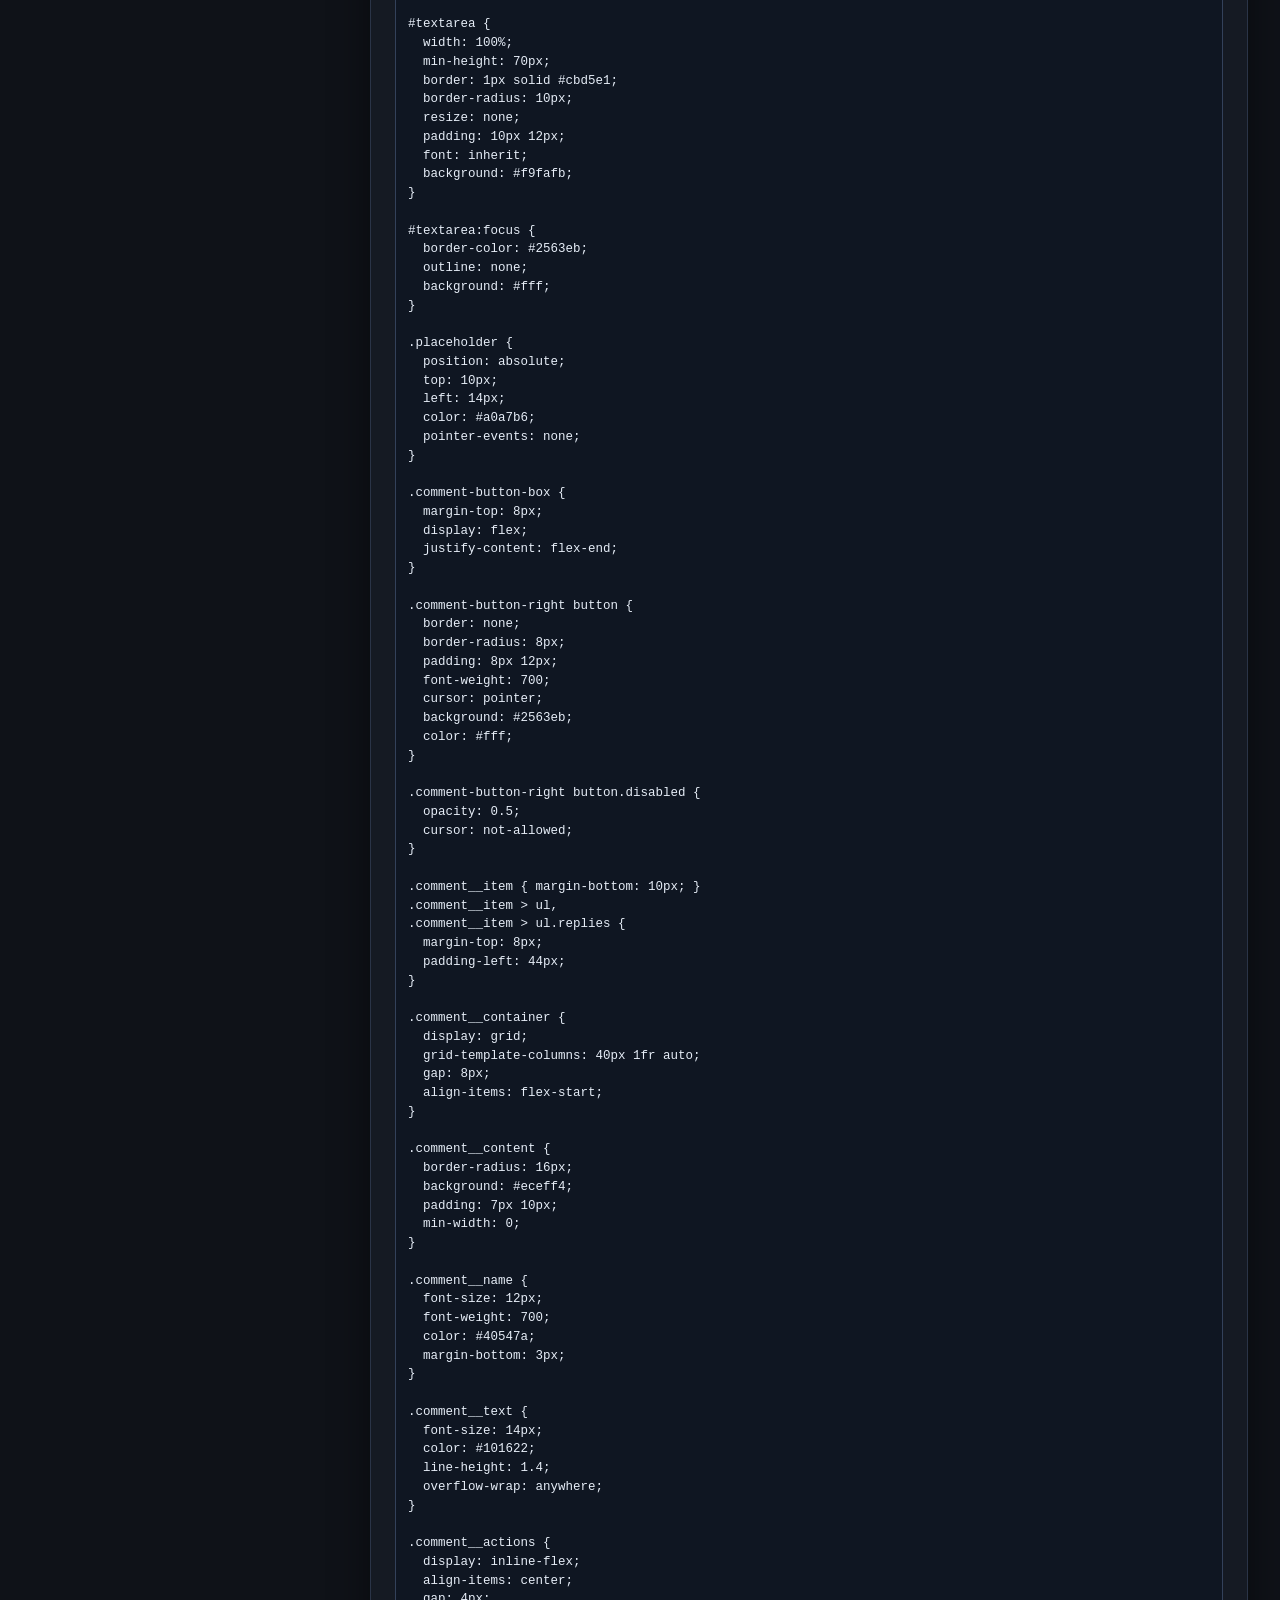
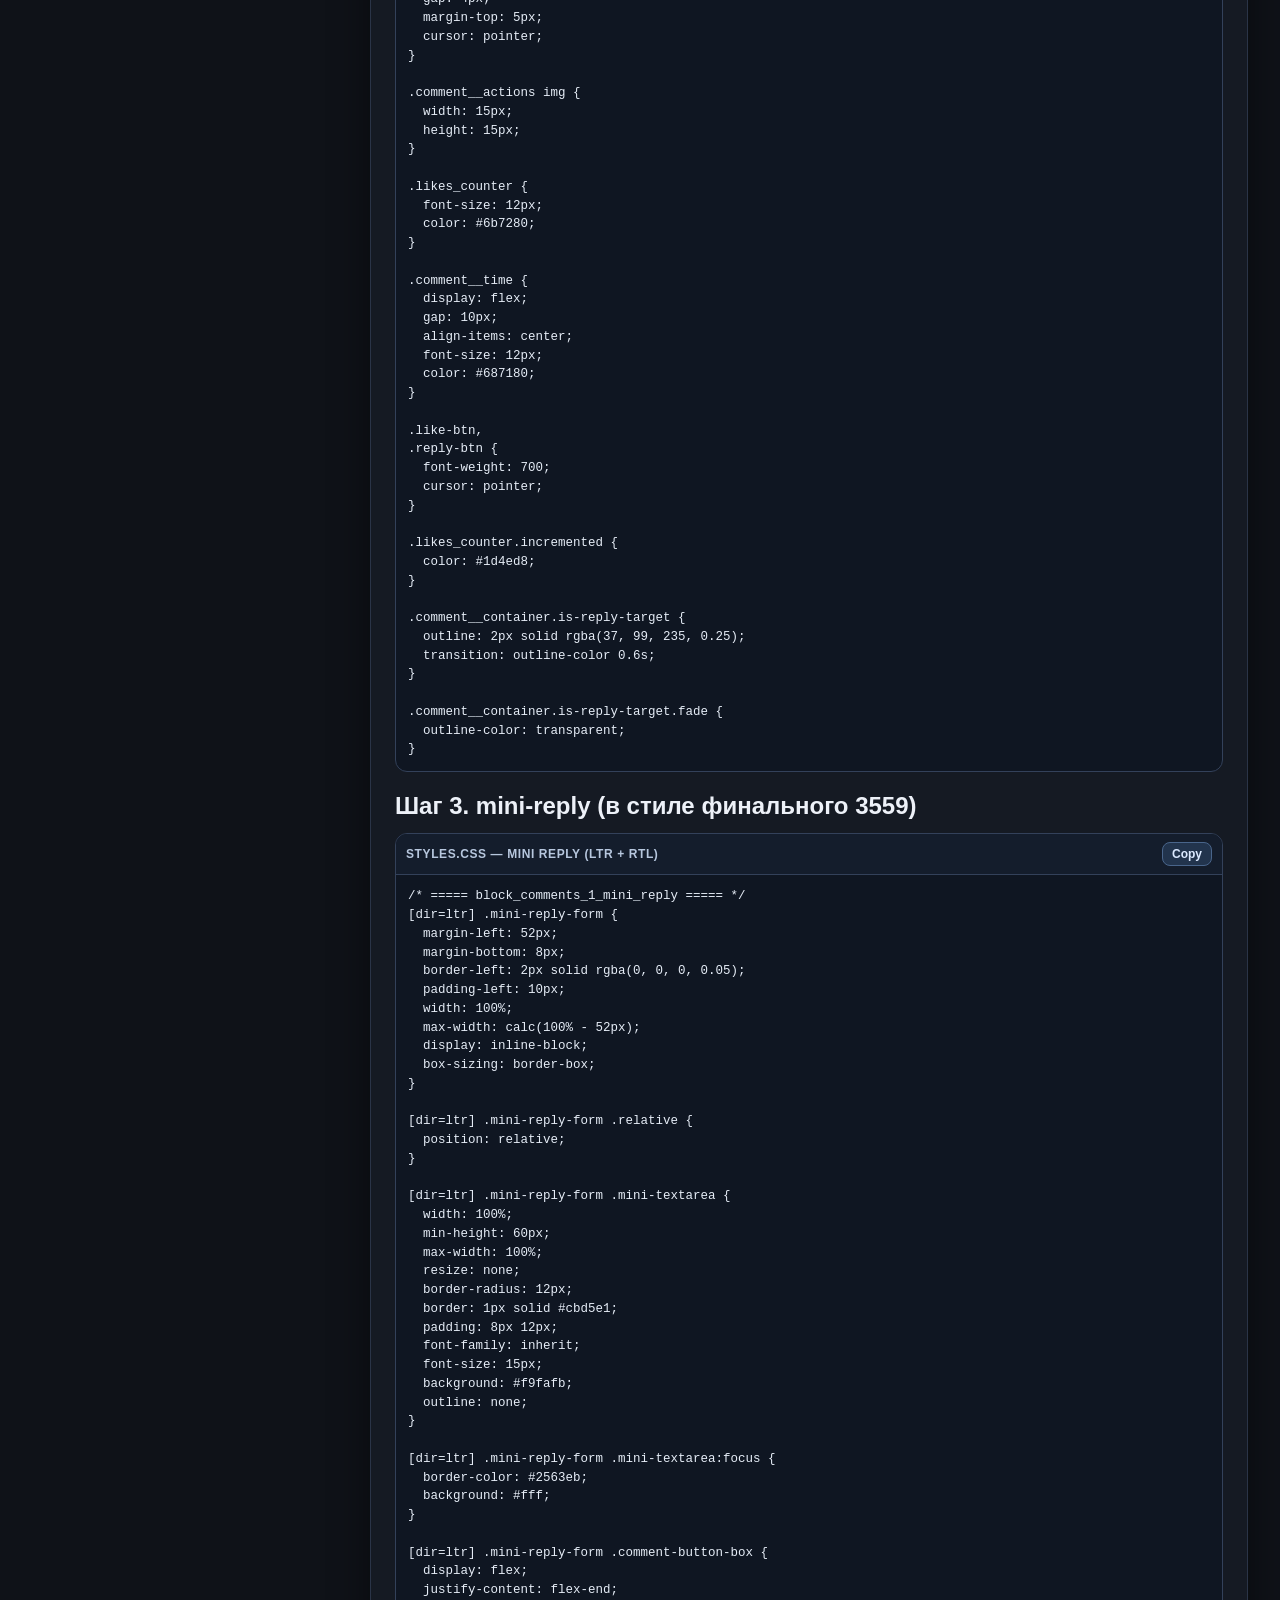
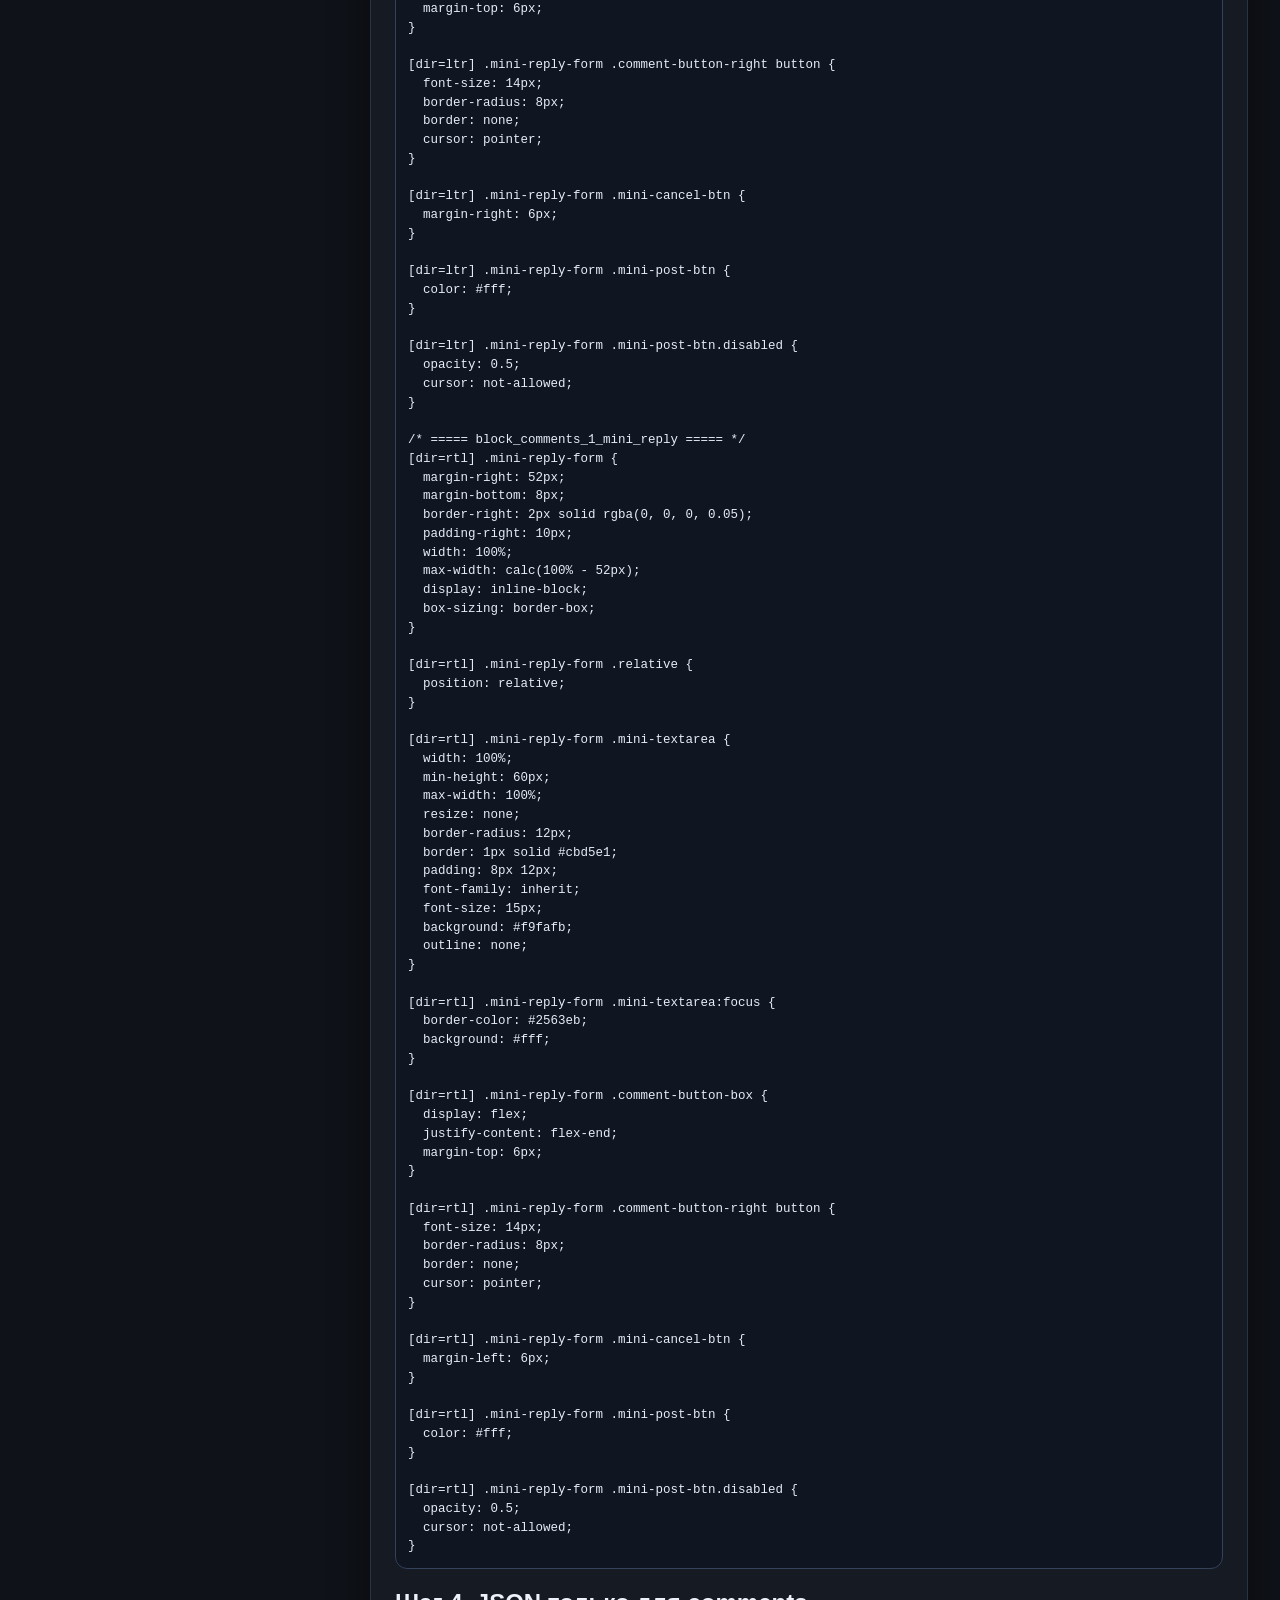
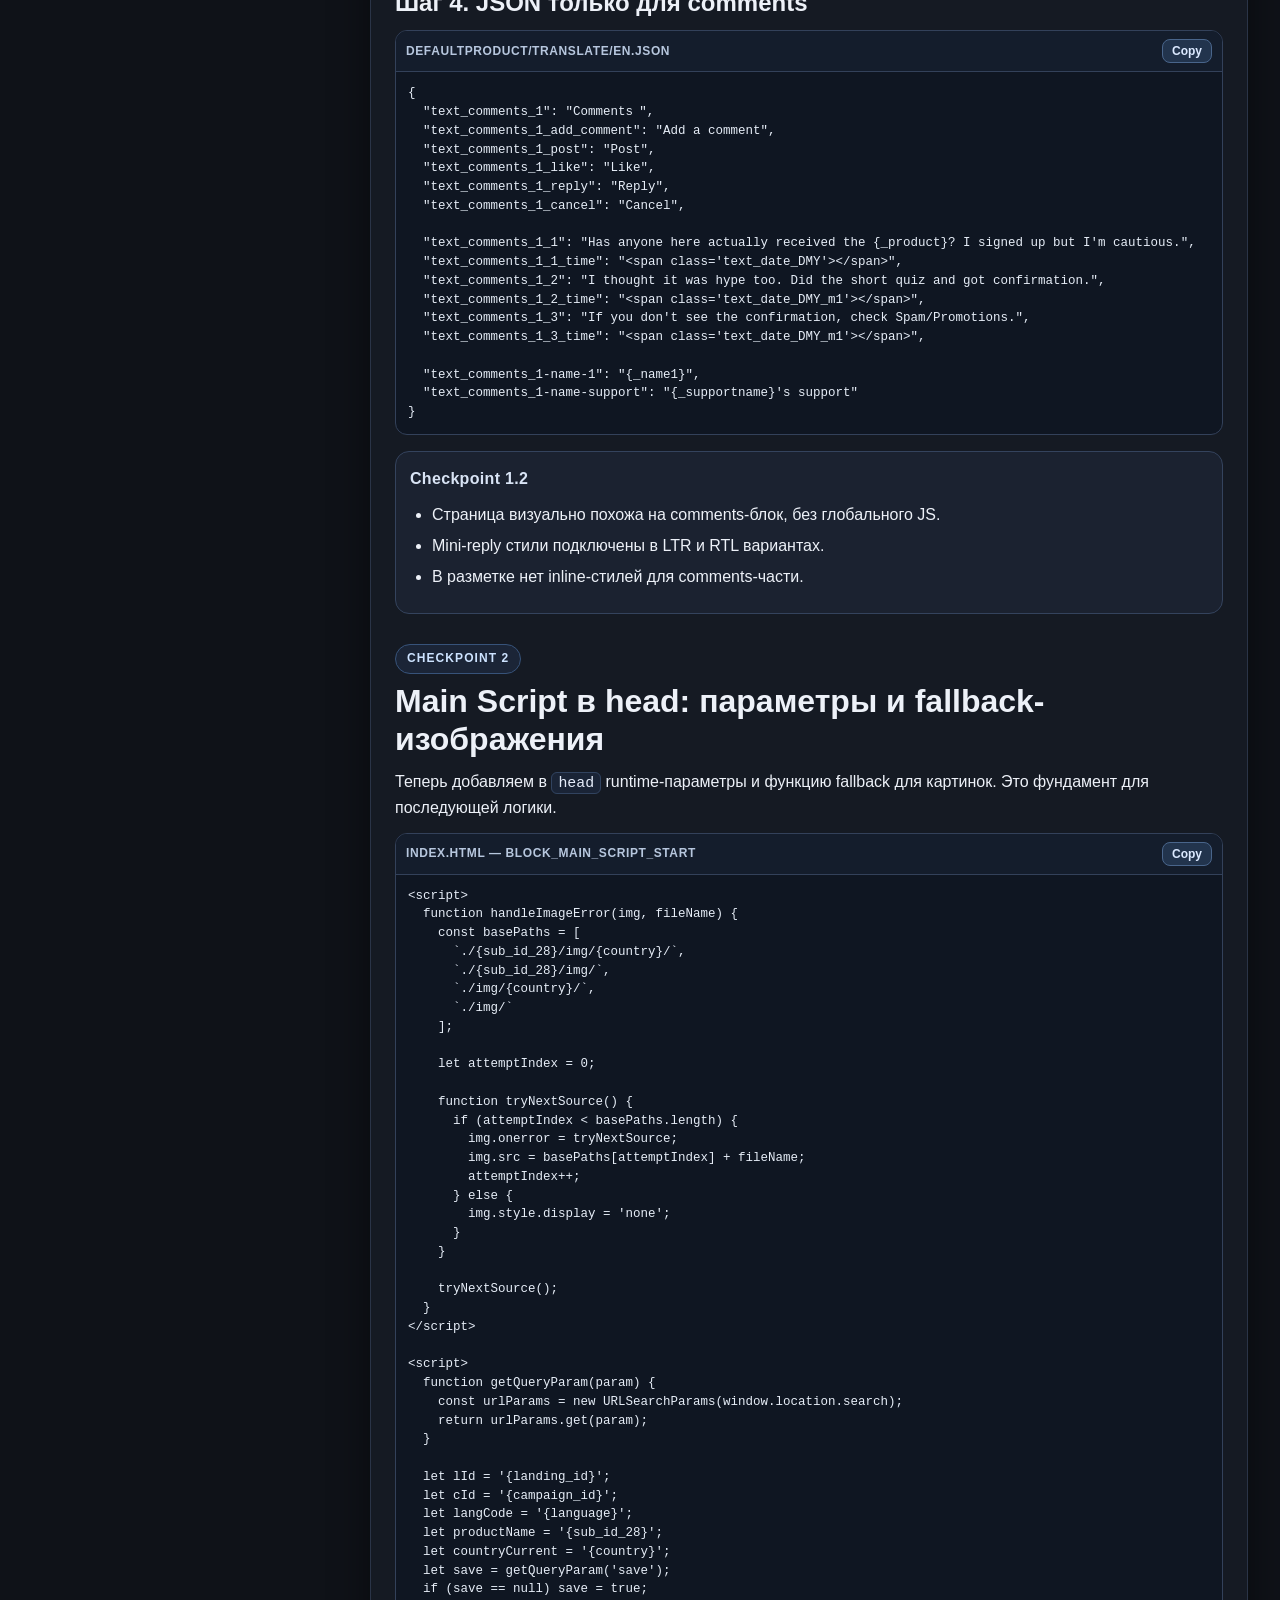
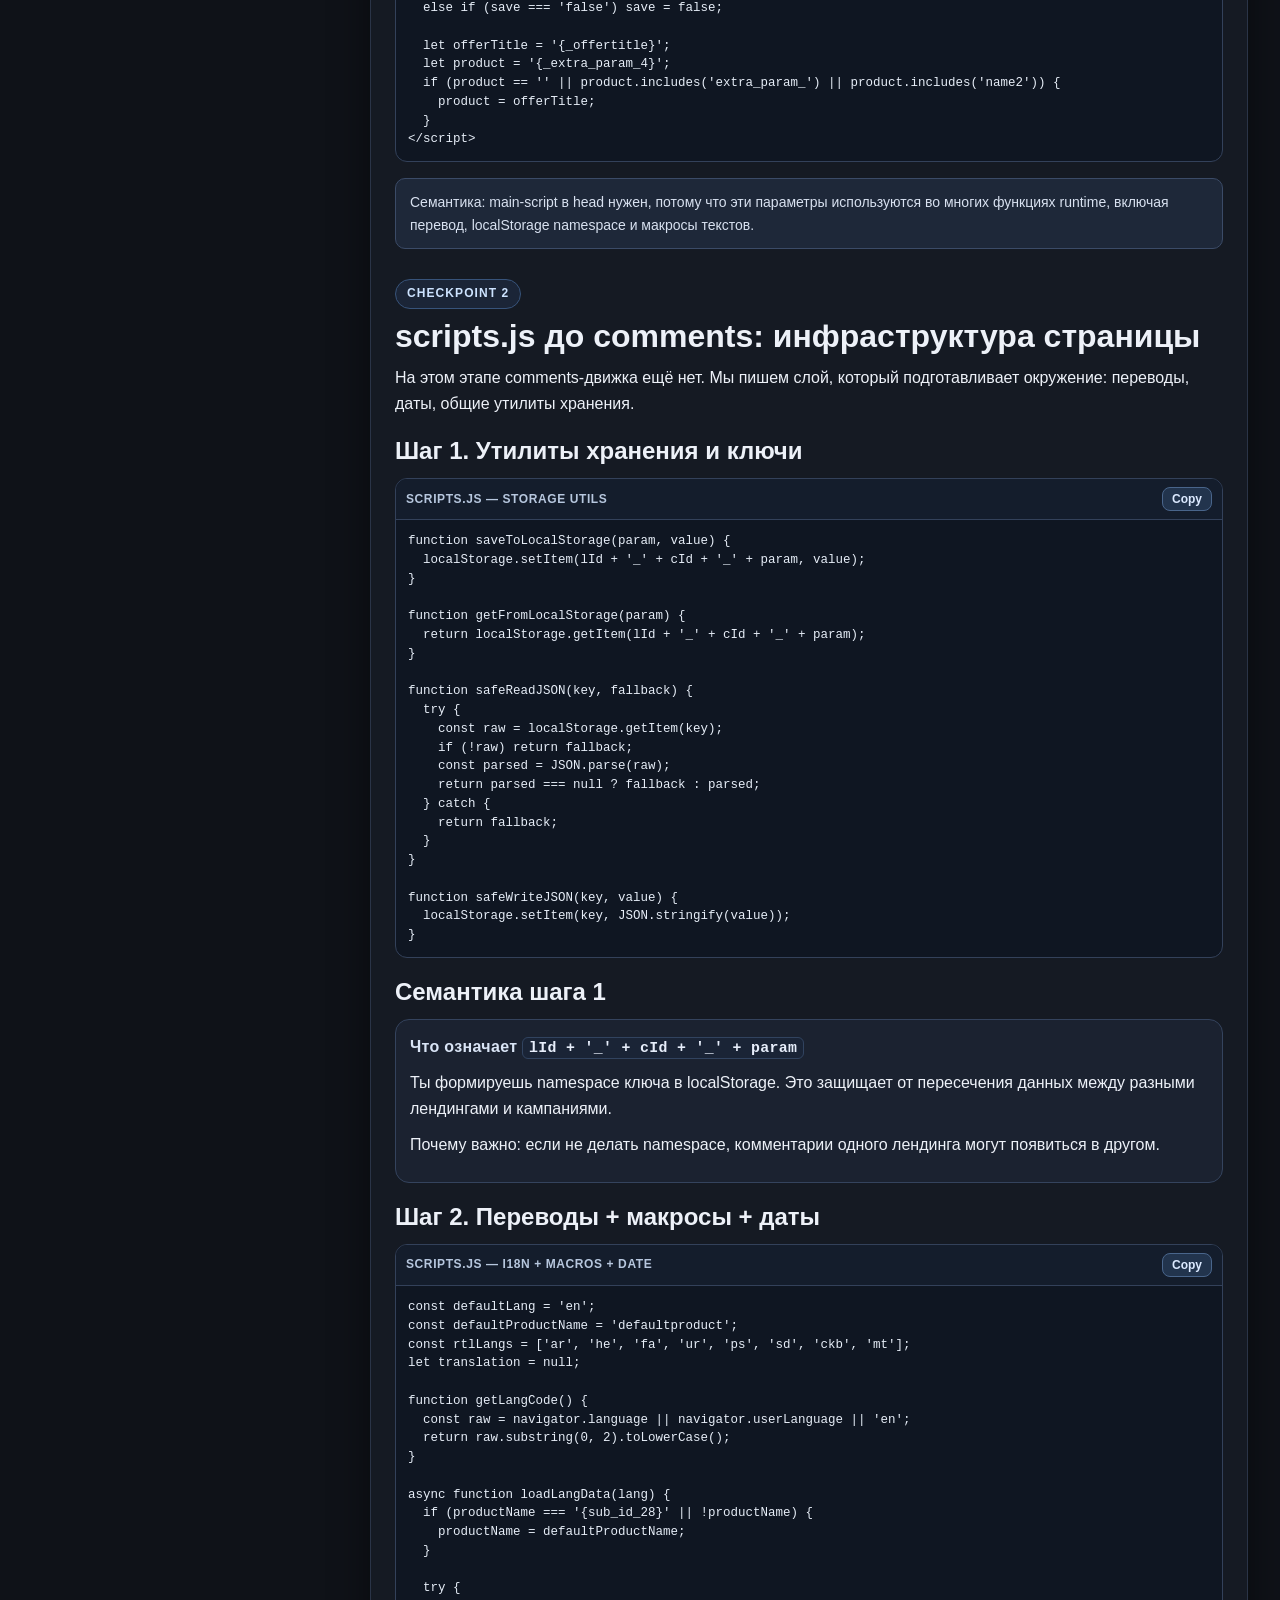
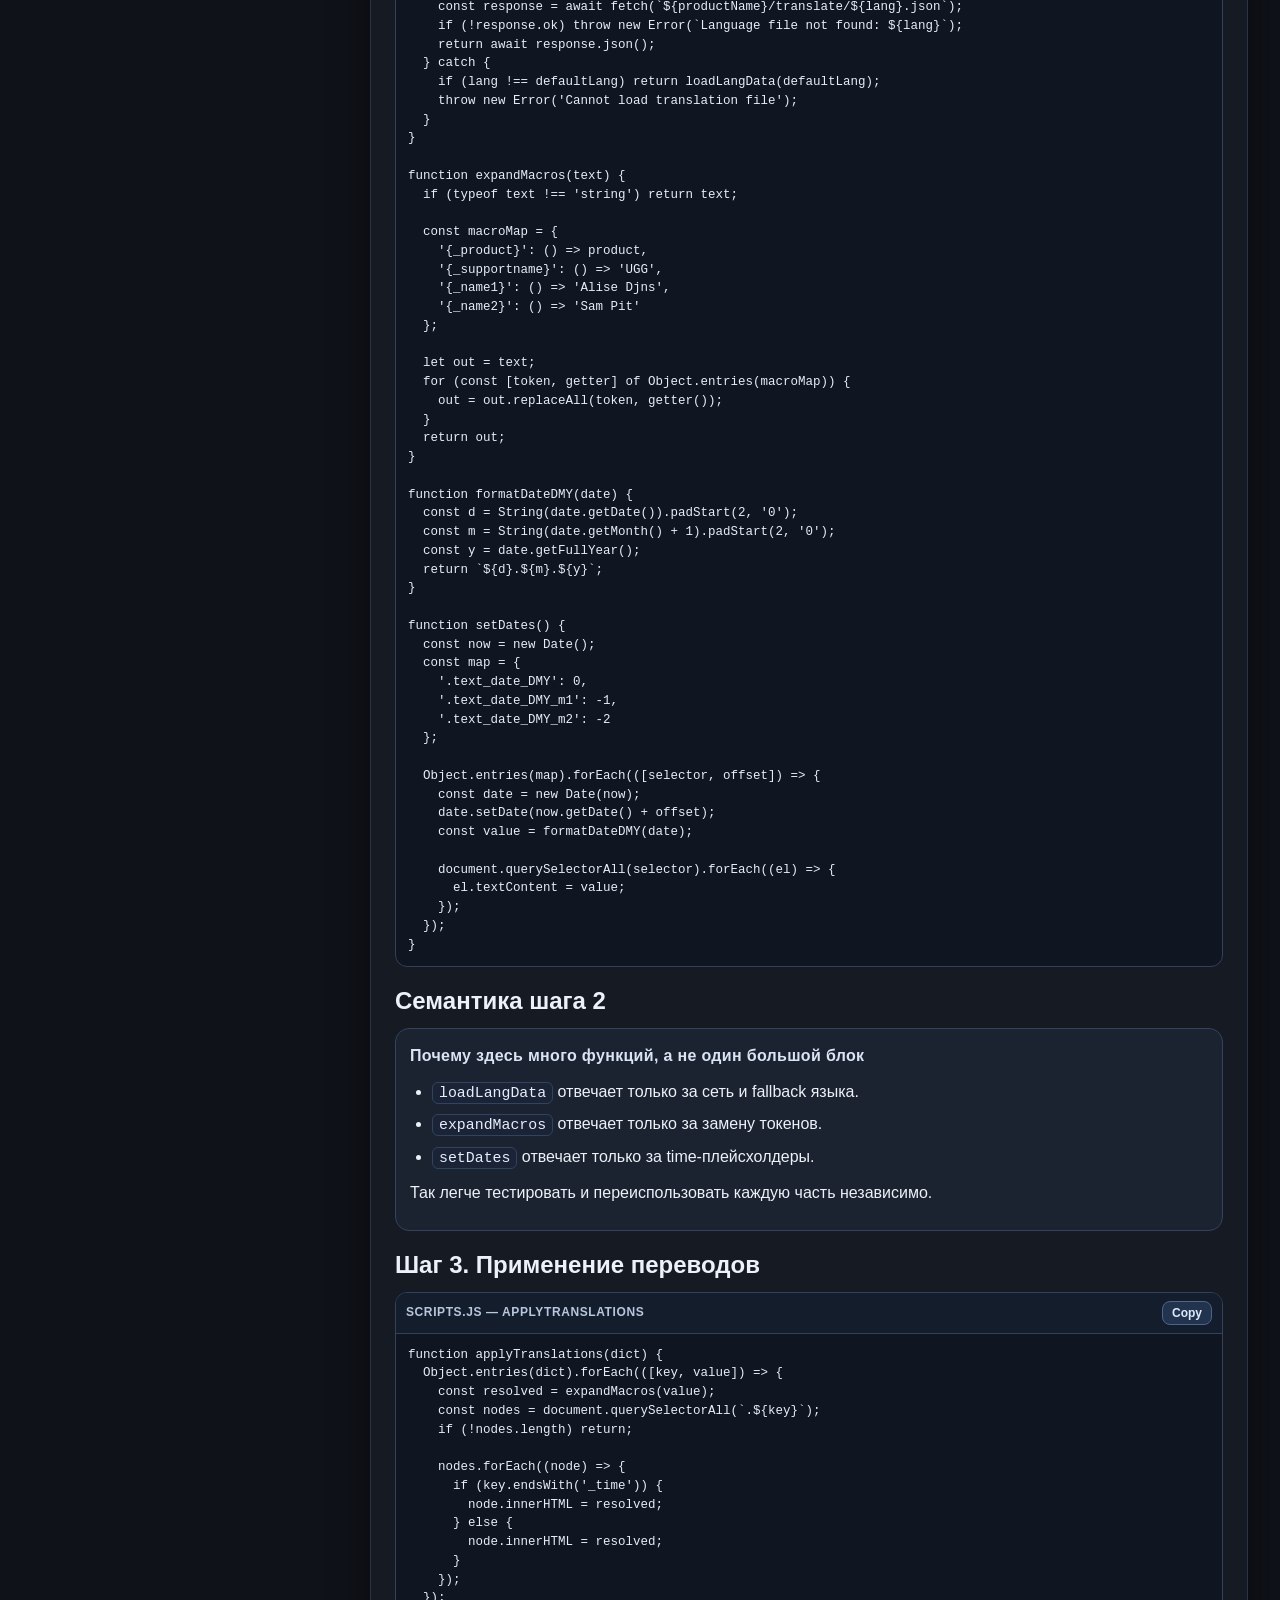
<file: materials_notThisProject/atlas_comments/COMMENTS_BLOCK_COURSE_3543.html>
<!doctype html>
<html lang="ru">
<head>
  <meta charset="UTF-8" />
  <meta name="viewport" content="width=device-width, initial-scale=1.0" />
  <title>Atlas Comments Engine Course: 3559 Legacy → Robust</title>
  <style>
    :root {
      --bg: #0f1218;
      --bg-elev: #151a23;
      --bg-elev-2: #1b2230;
      --bg-soft: #202a3b;
      --text: #edf1f8;
      --muted: #a7b0c0;
      --line: #2a3447;
      --accent: #68d3ad;
      --accent-2: #f3c57a;
      --danger: #ff9a9a;
      --ok: #88e9bf;
      --code-bg: #0f1622;
      --code-head: #141d2c;
      --chip: #222c3d;
      --shadow: 0 16px 40px rgba(0, 0, 0, 0.45);
    }

    * { box-sizing: border-box; }

    html, body {
      margin: 0;
      padding: 0;
      color: var(--text);
      background:
        radial-gradient(900px 500px at -5% -10%, #1f2b3f 0%, transparent 60%),
        radial-gradient(900px 500px at 110% -20%, #28311f 0%, transparent 60%),
        var(--bg);
      font-family: "Inter", "SF Pro Text", "Segoe UI", Arial, sans-serif;
      line-height: 1.62;
    }

    .page {
      width: min(1480px, 95vw);
      margin: 20px auto 70px;
    }

    .hero {
      background: linear-gradient(150deg, #161d2a 0%, #121822 100%);
      border: 1px solid var(--line);
      border-radius: 18px;
      padding: 26px;
      box-shadow: var(--shadow);
    }

    .hero h1 {
      margin: 0;
      font-size: clamp(30px, 4vw, 48px);
      line-height: 1.15;
      letter-spacing: 0.01em;
    }

    .hero p {
      margin: 12px 0 0;
      color: var(--muted);
      font-size: 16px;
    }

    .meta {
      display: flex;
      gap: 8px;
      flex-wrap: wrap;
      margin-top: 16px;
    }

    .chip {
      border: 1px solid #35435d;
      background: var(--chip);
      border-radius: 999px;
      padding: 5px 11px;
      font-size: 12px;
      font-weight: 700;
      letter-spacing: 0.05em;
      text-transform: uppercase;
      color: #d2deef;
    }

    .layout {
      margin-top: 18px;
      display: grid;
      grid-template-columns: 320px minmax(0, 1fr);
      gap: 18px;
    }

    @media (max-width: 1100px) {
      .layout {
        grid-template-columns: 1fr;
      }
    }

    .sidebar {
      position: sticky;
      top: 12px;
      align-self: start;
      max-height: calc(100vh - 24px);
      overflow: auto;
      background: var(--bg-elev);
      border: 1px solid var(--line);
      border-radius: 14px;
      box-shadow: var(--shadow);
      padding: 14px;
    }

    .sidebar h2 {
      margin: 4px 0 12px;
      font-size: 13px;
      letter-spacing: 0.1em;
      text-transform: uppercase;
      color: #c6cfde;
    }

    .sidebar a {
      display: block;
      color: #c3cce0;
      text-decoration: none;
      border-radius: 8px;
      padding: 7px 9px;
      margin-bottom: 2px;
      font-size: 14px;
      border: 1px solid transparent;
    }

    .sidebar a:hover {
      background: #1f2838;
      border-color: #36435c;
      color: #ffffff;
    }

    .content {
      background: var(--bg-elev);
      border: 1px solid var(--line);
      border-radius: 16px;
      box-shadow: var(--shadow);
      padding: 24px;
      min-width: 0;
    }

    section {
      margin-bottom: 30px;
      scroll-margin-top: 14px;
    }

    h2 {
      margin: 0 0 10px;
      font-size: clamp(24px, 2.5vw, 34px);
      line-height: 1.2;
    }

    h3 {
      margin: 18px 0 8px;
      font-size: clamp(18px, 2vw, 24px);
      line-height: 1.3;
    }

    h4 {
      margin: 14px 0 8px;
      font-size: 16px;
      letter-spacing: 0.02em;
      color: #d9e4f5;
    }

    p { margin: 10px 0; }

    ul, ol {
      margin: 10px 0;
      padding-left: 22px;
    }

    li { margin-bottom: 6px; }

    .kicker {
      display: inline-flex;
      align-items: center;
      gap: 6px;
      padding: 4px 11px;
      border-radius: 999px;
      border: 1px solid #37537a;
      color: #cde3ff;
      font-size: 12px;
      text-transform: uppercase;
      letter-spacing: 0.09em;
      font-weight: 700;
      margin-bottom: 8px;
      background: #1b2537;
    }

    .point {
      border: 1px solid #34435d;
      background: var(--bg-elev-2);
      border-radius: 14px;
      padding: 14px;
      margin: 12px 0;
    }

    .point h4 {
      margin-top: 0;
    }

    .note,
    .warn,
    .ok {
      border-radius: 10px;
      border: 1px solid transparent;
      padding: 12px 14px;
      margin: 12px 0;
      font-size: 14px;
    }

    .note {
      background: #1e2839;
      border-color: #3b4b67;
      color: #d8e1f0;
    }

    .warn {
      background: #352129;
      border-color: #6b3a47;
      color: #ffd7df;
    }

    .ok {
      background: #1d3028;
      border-color: #3d6d58;
      color: #d6ffe8;
    }

    table {
      width: 100%;
      border-collapse: collapse;
      margin: 12px 0;
      font-size: 14px;
    }

    th,
    td {
      border: 1px solid #33415a;
      padding: 9px;
      text-align: left;
      vertical-align: top;
    }

    th {
      background: #1c2638;
      color: #e7f0ff;
    }

    td {
      background: #171f2d;
      color: #d2dcee;
    }

    .inline {
      font-family: "JetBrains Mono", "Fira Code", Consolas, monospace;
      font-size: 0.93em;
      border-radius: 6px;
      border: 1px solid #31435f;
      background: #1a2436;
      padding: 2px 6px;
      color: #e7eefb;
    }

    .code-wrap {
      margin: 12px 0 16px;
      border: 1px solid #33415a;
      border-radius: 12px;
      overflow: hidden;
      background: var(--code-bg);
      min-width: 0;
    }

    .code-head {
      display: flex;
      align-items: center;
      justify-content: space-between;
      gap: 10px;
      padding: 8px 10px;
      border-bottom: 1px solid #33415a;
      background: var(--code-head);
      color: #b7c7de;
      text-transform: uppercase;
      letter-spacing: 0.05em;
      font-size: 12px;
      font-weight: 700;
    }

    .copy-btn {
      border: 1px solid #49658b;
      border-radius: 8px;
      background: #22344d;
      color: #dbe9ff;
      font-size: 12px;
      font-weight: 700;
      padding: 4px 9px;
      cursor: pointer;
      transition: 0.18s ease;
      white-space: nowrap;
    }

    .copy-btn:hover {
      background: #2b4262;
    }

    .copy-btn.done {
      border-color: #3d6d58;
      background: #285742;
      color: #d7ffe8;
    }

    pre {
      margin: 0;
      padding: 12px;
      overflow: auto;
      font-family: "JetBrains Mono", "Fira Code", Consolas, monospace;
      font-size: 12.5px;
      line-height: 1.5;
      color: #e6edf7;
    }

    .divider {
      height: 1px;
      background: linear-gradient(90deg, transparent 0%, #32415b 20%, #32415b 80%, transparent 100%);
      margin: 20px 0;
    }

    .tasklist li {
      margin-bottom: 5px;
    }

    .small {
      color: var(--muted);
      font-size: 13px;
    }
  </style>
</head>
<body>
  <div class="page">
    <header class="hero">
      <h1>Учебник: Comments Engine (3559) от Legacy к Robust</h1>
      <p>Формат курса: ты последовательно собираешь мини-лендинг только с блоком комментариев, сначала на старой рабочей архитектуре (где заложены слабые места), затем переписываешь тот же функционал на новую устойчивую архитектуру.</p>
      <p>База курса в этой версии: <span class="inline">./3559_landing_archive</span> как legacy-источник и <span class="inline">./new/3559_landing_archive</span> как robust-источник.</p>
      <div class="meta">
        <span class="chip">Checkpoint 1: структура + html + css</span>
        <span class="chip">Checkpoint 2: head/main-script + base js</span>
        <span class="chip">Checkpoint 3: legacy comments v1</span>
        <span class="chip">Checkpoint 4: robust comments v2</span>
        <span class="chip">LTR + RTL</span>
        <span class="chip">LocalStorage</span>
        <span class="chip">1 live dynamic comment</span>
      </div>
    </header>

    <div class="layout">
      <aside class="sidebar">
        <h2>Содержание</h2>
        <a href="#sec-0">0. Как пользоваться учебником</a>
        <a href="#sec-1">1. Исходники и ориентиры</a>
        <a href="#sec-2">2. Checkpoint 1: структура проекта</a>
        <a href="#sec-3">3. Checkpoint 1: index.html блок comments</a>
        <a href="#sec-4">4. Checkpoint 1: styles.css по шагам</a>
        <a href="#sec-5">5. Checkpoint 2: head/main script</a>
        <a href="#sec-6">6. Checkpoint 2: base scripts.js (без comments)</a>
        <a href="#sec-7">7. Checkpoint 3: legacy comments v1</a>
        <a href="#sec-8">8. Инженерная пауза перед рефакторингом</a>
        <a href="#sec-9">9. Checkpoint 4: robust comments v2</a>
        <a href="#sec-10">10. Сравнение v1 vs v2</a>
        <a href="#sec-11">11. Чеклист регрессии</a>
        <a href="#sec-12">12. План практики</a>
      </aside>

      <main class="content">
        <section id="sec-0">
          <span class="kicker">Раздел 0</span>
          <h2>Как работать с этим учебником</h2>
          <p>Это не справочник и не «кусок примера». Это рабочий маршрут разработки. Ты пишешь код в том же порядке, в каком пишет разработчик в реальном проекте.</p>

          <div class="point">
            <h4>Маршрут на весь курс</h4>
            <ol>
              <li>Собрать каркас проекта и comments-UI.</li>
              <li>Поднять инфраструктуру: main-script в <span class="inline">head</span>, перевод, даты, макросы, общий JS runtime без логики комментариев.</li>
              <li>Реализовать legacy-архитектуру comments v1: рабочую, но уязвимую.</li>
              <li>Понять на семантическом уровне, почему v1 нестабильна.</li>
              <li>Переписать тот же функционал на robust-архитектуру comments v2.</li>
            </ol>
          </div>

          <div class="ok">
            Важно: шаг «legacy v1» здесь не «плохой пример из статьи», а полноценный этап обучения. Ты осознанно собираешь работающую v1, фиксируешь ограничения, и только потом переходишь к v2.
          </div>
        </section>

        <section id="sec-1">
          <span class="kicker">Раздел 1</span>
          <h2>Исходники и ориентиры по версиям</h2>
          <p>Ниже источник правды для текущего состояния.</p>

          <table>
            <thead>
              <tr>
                <th>Роль</th>
                <th>Путь</th>
                <th>Что берём из него</th>
              </tr>
            </thead>
            <tbody>
              <tr>
                <td>Legacy reference (v1)</td>
                <td><span class="inline">./3559_landing_archive/js/scripts.js</span></td>
                <td>Старый подход comments с разветвлением по static/dynamic, origin-флагами и смешанными путями сохранения.</td>
              </tr>
              <tr>
                <td>Robust reference (v2)</td>
                <td><span class="inline">./new/3559_landing_archive/js/scripts.js</span></td>
                <td>Нормализация, safeRead/safeWrite, depth по DOM, единый контракт данных, корректная обработка live comments.</td>
              </tr>
              <tr>
                <td>Current stylesheet pattern</td>
                <td><span class="inline">./new/3559_landing_archive/css/styles.css</span></td>
                <td>Организация LTR/RTL блоков, mini-reply, комментарные визуальные правила.</td>
              </tr>
              <tr>
                <td>Current markup pattern</td>
                <td><span class="inline">./new/3559_landing_archive/index.html</span></td>
                <td>Структура comments блока, static nodes, hooks для reply/like/live updates.</td>
              </tr>
            </tbody>
          </table>

          <div class="note">
            В рамках этого курса мы создаём отдельный мини-проект с тем же подходом. Не редактируй рабочие лендинги во время прохождения этапов.
          </div>
        </section>

        <section id="sec-2">
          <span class="kicker">Checkpoint 1</span>
          <h2>Структура проекта и файлов</h2>
          <p>Сначала создаём файловую систему и пустые файлы. На этом этапе цель: чтобы у тебя был готов «скелет» курса.</p>

          <div class="code-wrap">
            <div class="code-head"><span>Структура mini-проекта</span><button class="copy-btn">Copy</button></div>
            <pre><code>comments-engine-course/
├─ index.html
├─ css/
│  └─ styles.css
├─ js/
│  └─ scripts.js
├─ defaultproduct/
│  ├─ css/
│  │  └─ variables.css
│  ├─ translate/
│  │  └─ en.json
│  └─ img/
│     └─ US/
│        ├─ comments_1_user.webp
│        ├─ comments_1_like.webp
│        ├─ comments_1_av1.webp
│        ├─ comments_1_av2.webp
│        ├─ comments_1_support.webp
│        ├─ comments_1_rev2.webp
│        ├─ comments_dynamic_1_av1.webp
│        └─ comments_dynamic_1_rev1.webp
└─ fonts/
   ├─ Inter-Regular.woff2
   └─ Inter-Bold.woff2</code></pre>
          </div>

          <div class="point">
            <h4>Checkpoint 1.0 (что должно быть готово)</h4>
            <ul class="tasklist">
              <li>Все папки и файлы созданы.</li>
              <li><span class="inline">index.html</span>, <span class="inline">styles.css</span>, <span class="inline">scripts.js</span> существуют и подключаются.</li>
              <li>В проект добавлены базовые комментарные изображения.</li>
              <li>Есть <span class="inline">en.json</span> c ключами comments.</li>
            </ul>
          </div>
        </section>

        <section id="sec-3">
          <span class="kicker">Checkpoint 1</span>
          <h2>index.html: каркас и comments-разметка</h2>
          <p>Задача: сначала разметка и html-семантика. JS-логика комментариев будет позже. Здесь мы собираем дерево comments + статические узлы.</p>

          <h3>Шаг 1. Базовый head и подключения</h3>
          <div class="code-wrap">
            <div class="code-head"><span>index.html — head</span><button class="copy-btn">Copy</button></div>
            <pre><code>&lt;!doctype html&gt;
&lt;html lang="en" dir="ltr"&gt;
&lt;head&gt;
  &lt;meta charset="UTF-8" /&gt;
  &lt;meta name="viewport" content="width=device-width, initial-scale=1.0" /&gt;
  &lt;title&gt;Comments Engine Course&lt;/title&gt;

  &lt;link rel="stylesheet" href="defaultproduct/css/variables.css?ver=1" /&gt;
  &lt;link rel="stylesheet" href="css/styles.css?ver=1" /&gt;
&lt;/head&gt;
&lt;body&gt;</code></pre>
          </div>

          <h3>Шаг 2. Comments markup (статический baseline)</h3>
          <div class="code-wrap">
            <div class="code-head"><span>index.html — comments block</span><button class="copy-btn">Copy</button></div>
            <pre><code>&lt;div class="container wrapper"&gt;
  &lt;div id="comments"&gt;
    &lt;!-- ===== block_comments_1_start ===== --&gt;
    &lt;div class="comments-block"&gt;
      &lt;div class="add-comment active"&gt;
        &lt;h2 class="com__title"&gt;
          &lt;p class="text_comments_1"&gt;&lt;/p&gt; &lt;span id="commentsTotal"&gt;28&lt;/span&gt;
        &lt;/h2&gt;

        &lt;div class="com__flex"&gt;
          &lt;img loading="lazy" src="./{sub_id_28}/img/{country}/comments_1_user.webp"
               onerror="handleImageError(this, 'comments_1_user.webp');"
               alt="User" class="comment__avatar"&gt;

          &lt;div class="relative-wrapper"&gt;
            &lt;div class="relative"&gt;
              &lt;textarea id="textarea" maxlength="800"&gt;&lt;/textarea&gt;
              &lt;span class="placeholder text_comments_1_add_comment"&gt;&lt;/span&gt;
            &lt;/div&gt;
          &lt;/div&gt;
        &lt;/div&gt;

        &lt;div class="comment-button-box"&gt;
          &lt;div class="comment-button-right"&gt;
            &lt;button aria-label="button" disabled class="disabled text_comments_1_post" id="postCommentBtn"&gt;&lt;/button&gt;
          &lt;/div&gt;
        &lt;/div&gt;
      &lt;/div&gt;

      &lt;div class="comments comment-block"&gt;
        &lt;div class="container"&gt;
          &lt;ul class="comment__list list-reset" id="commentsList"&gt;
            &lt;li class="comment__item" data-origin="static"&gt;
              &lt;div class="comment__container"&gt;
                &lt;div class="comment__avatar"&gt;
                  &lt;img loading="lazy" src="./{sub_id_28}/img/{country}/comments_1_av1.webp"
                       onerror="handleImageError(this, 'comments_1_av1.webp');" alt=""&gt;
                &lt;/div&gt;
                &lt;div class="comment__content"&gt;
                  &lt;div class="comment__name text_comments_1-name-1"&gt;&lt;/div&gt;
                  &lt;div class="comment__text text_comments_1_1"&gt;&lt;/div&gt;
                  &lt;ul class="comment__actions list-reset"&gt;
                    &lt;span&gt;
                      &lt;img loading="lazy" src="./{sub_id_28}/img/{country}/comments_1_like.webp"
                           onerror="handleImageError(this, 'comments_1_like.webp');" alt=""&gt;
                    &lt;/span&gt;
                    &lt;div class="likes_counter"&gt;62&lt;/div&gt;
                  &lt;/ul&gt;
                &lt;/div&gt;
                &lt;div class="comment__time"&gt;
                  &lt;span class="text_comments_1_1_time"&gt;&lt;/span&gt;
                  &lt;span class="like-btn text_comments_1_like"&gt;&lt;/span&gt;
                  &lt;span class="reply-btn text_comments_1_reply"&gt;&lt;/span&gt;
                &lt;/div&gt;
              &lt;/div&gt;

              &lt;ul&gt;
                &lt;li class="comment__item" data-origin="static"&gt;
                  &lt;div class="comment__container"&gt;
                    &lt;div class="comment__avatar"&gt;
                      &lt;img loading="lazy" src="./{sub_id_28}/img/{country}/comments_1_support.webp"
                           onerror="handleImageError(this, 'comments_1_support.webp');" alt=""&gt;
                    &lt;/div&gt;
                    &lt;div class="comment__content"&gt;
                      &lt;div class="comment__name text_comments_1-name-support"&gt;&lt;/div&gt;
                      &lt;div class="comment__text text_comments_1_3"&gt;&lt;/div&gt;
                      &lt;ul class="comment__actions list-reset"&gt;
                        &lt;span&gt;
                          &lt;img loading="lazy" src="./{sub_id_28}/img/{country}/comments_1_like.webp"
                               onerror="handleImageError(this, 'comments_1_like.webp');" alt=""&gt;
                        &lt;/span&gt;
                        &lt;div class="likes_counter"&gt;12&lt;/div&gt;
                      &lt;/ul&gt;
                    &lt;/div&gt;
                    &lt;div class="comment__time"&gt;
                      &lt;span class="text_comments_1_3_time"&gt;&lt;/span&gt;
                      &lt;span class="like-btn text_comments_1_like"&gt;&lt;/span&gt;
                      &lt;span class="reply-btn text_comments_1_reply"&gt;&lt;/span&gt;
                    &lt;/div&gt;
                  &lt;/div&gt;
                &lt;/li&gt;
              &lt;/ul&gt;
            &lt;/li&gt;
          &lt;/ul&gt;
        &lt;/div&gt;
      &lt;/div&gt;
    &lt;/div&gt;
    &lt;!-- ===== block_comments_1_end ===== --&gt;
  &lt;/div&gt;
&lt;/div&gt;

&lt;script src="js/scripts.js?ver=1"&gt;&lt;/script&gt;
&lt;/body&gt;
&lt;/html&gt;</code></pre>
          </div>

          <div class="note">
            Семантика разметки: каждый <span class="inline">li.comment__item</span> — узел дерева. Вложенные <span class="inline">ul &gt; li.comment__item</span> — дочерние ответы. Это критично для вычисления глубины в robust v2.
          </div>

          <div class="point">
            <h4>Checkpoint 1.1</h4>
            <ul class="tasklist">
              <li>HTML блок comments отрисовывается.</li>
              <li>Нет JS-ошибок при открытии страницы.</li>
              <li>Кнопка Post существует и disabled.</li>
              <li>Видны хотя бы 1–2 статических комментария.</li>
            </ul>
          </div>
        </section>

        <section id="sec-4">
          <span class="kicker">Checkpoint 1</span>
          <h2>styles.css: пишем по частям, не «всё сразу»</h2>
          <p>В этом разделе стиль специально разбит на логические порции: база контейнера, карточка комментария, mini-reply, RTL mirror.</p>

          <h3>Шаг 1. Базовая рамка</h3>
          <div class="code-wrap">
            <div class="code-head"><span>styles.css — base shell</span><button class="copy-btn">Copy</button></div>
            <pre><code>* { box-sizing: border-box; }

body {
  margin: 0;
  font-family: Inter, Arial, sans-serif;
  background: #eceff4;
  color: #101622;
}

.container.wrapper {
  width: min(760px, 94vw);
  margin: 18px auto;
}

.list-reset {
  margin: 0;
  padding: 0;
  list-style: none;
}

.comments-block {
  background: #fff;
  border: 1px solid #d9e1ef;
  border-radius: 12px;
  padding: 14px;
}</code></pre>
          </div>

          <h3>Шаг 2. Верхняя форма + список комментариев</h3>
          <div class="code-wrap">
            <div class="code-head"><span>styles.css — comment form + list</span><button class="copy-btn">Copy</button></div>
            <pre><code>.com__title {
  display: flex;
  align-items: center;
  gap: 4px;
  margin: 0 0 12px;
}

.com__flex {
  display: flex;
  gap: 8px;
  align-items: flex-start;
}

.com__flex &gt; img,
.comment__avatar img {
  width: 36px;
  height: 36px;
  border-radius: 50%;
}

.relative { position: relative; flex: 1; }

#textarea {
  width: 100%;
  min-height: 70px;
  border: 1px solid #cbd5e1;
  border-radius: 10px;
  resize: none;
  padding: 10px 12px;
  font: inherit;
  background: #f9fafb;
}

#textarea:focus {
  border-color: #2563eb;
  outline: none;
  background: #fff;
}

.placeholder {
  position: absolute;
  top: 10px;
  left: 14px;
  color: #a0a7b6;
  pointer-events: none;
}

.comment-button-box {
  margin-top: 8px;
  display: flex;
  justify-content: flex-end;
}

.comment-button-right button {
  border: none;
  border-radius: 8px;
  padding: 8px 12px;
  font-weight: 700;
  cursor: pointer;
  background: #2563eb;
  color: #fff;
}

.comment-button-right button.disabled {
  opacity: 0.5;
  cursor: not-allowed;
}

.comment__item { margin-bottom: 10px; }
.comment__item &gt; ul,
.comment__item &gt; ul.replies {
  margin-top: 8px;
  padding-left: 44px;
}

.comment__container {
  display: grid;
  grid-template-columns: 40px 1fr auto;
  gap: 8px;
  align-items: flex-start;
}

.comment__content {
  border-radius: 16px;
  background: #eceff4;
  padding: 7px 10px;
  min-width: 0;
}

.comment__name {
  font-size: 12px;
  font-weight: 700;
  color: #40547a;
  margin-bottom: 3px;
}

.comment__text {
  font-size: 14px;
  color: #101622;
  line-height: 1.4;
  overflow-wrap: anywhere;
}

.comment__actions {
  display: inline-flex;
  align-items: center;
  gap: 4px;
  margin-top: 5px;
  cursor: pointer;
}

.comment__actions img {
  width: 15px;
  height: 15px;
}

.likes_counter {
  font-size: 12px;
  color: #6b7280;
}

.comment__time {
  display: flex;
  gap: 10px;
  align-items: center;
  font-size: 12px;
  color: #687180;
}

.like-btn,
.reply-btn {
  font-weight: 700;
  cursor: pointer;
}

.likes_counter.incremented {
  color: #1d4ed8;
}

.comment__container.is-reply-target {
  outline: 2px solid rgba(37, 99, 235, 0.25);
  transition: outline-color 0.6s;
}

.comment__container.is-reply-target.fade {
  outline-color: transparent;
}</code></pre>
          </div>

          <h3>Шаг 3. mini-reply (в стиле финального 3559)</h3>
          <div class="code-wrap">
            <div class="code-head"><span>styles.css — mini reply (LTR + RTL)</span><button class="copy-btn">Copy</button></div>
            <pre><code>/* ===== block_comments_1_mini_reply ===== */
[dir=ltr] .mini-reply-form {
  margin-left: 52px;
  margin-bottom: 8px;
  border-left: 2px solid rgba(0, 0, 0, 0.05);
  padding-left: 10px;
  width: 100%;
  max-width: calc(100% - 52px);
  display: inline-block;
  box-sizing: border-box;
}

[dir=ltr] .mini-reply-form .relative {
  position: relative;
}

[dir=ltr] .mini-reply-form .mini-textarea {
  width: 100%;
  min-height: 60px;
  max-width: 100%;
  resize: none;
  border-radius: 12px;
  border: 1px solid #cbd5e1;
  padding: 8px 12px;
  font-family: inherit;
  font-size: 15px;
  background: #f9fafb;
  outline: none;
}

[dir=ltr] .mini-reply-form .mini-textarea:focus {
  border-color: #2563eb;
  background: #fff;
}

[dir=ltr] .mini-reply-form .comment-button-box {
  display: flex;
  justify-content: flex-end;
  margin-top: 6px;
}

[dir=ltr] .mini-reply-form .comment-button-right button {
  font-size: 14px;
  border-radius: 8px;
  border: none;
  cursor: pointer;
}

[dir=ltr] .mini-reply-form .mini-cancel-btn {
  margin-right: 6px;
}

[dir=ltr] .mini-reply-form .mini-post-btn {
  color: #fff;
}

[dir=ltr] .mini-reply-form .mini-post-btn.disabled {
  opacity: 0.5;
  cursor: not-allowed;
}

/* ===== block_comments_1_mini_reply ===== */
[dir=rtl] .mini-reply-form {
  margin-right: 52px;
  margin-bottom: 8px;
  border-right: 2px solid rgba(0, 0, 0, 0.05);
  padding-right: 10px;
  width: 100%;
  max-width: calc(100% - 52px);
  display: inline-block;
  box-sizing: border-box;
}

[dir=rtl] .mini-reply-form .relative {
  position: relative;
}

[dir=rtl] .mini-reply-form .mini-textarea {
  width: 100%;
  min-height: 60px;
  max-width: 100%;
  resize: none;
  border-radius: 12px;
  border: 1px solid #cbd5e1;
  padding: 8px 12px;
  font-family: inherit;
  font-size: 15px;
  background: #f9fafb;
  outline: none;
}

[dir=rtl] .mini-reply-form .mini-textarea:focus {
  border-color: #2563eb;
  background: #fff;
}

[dir=rtl] .mini-reply-form .comment-button-box {
  display: flex;
  justify-content: flex-end;
  margin-top: 6px;
}

[dir=rtl] .mini-reply-form .comment-button-right button {
  font-size: 14px;
  border-radius: 8px;
  border: none;
  cursor: pointer;
}

[dir=rtl] .mini-reply-form .mini-cancel-btn {
  margin-left: 6px;
}

[dir=rtl] .mini-reply-form .mini-post-btn {
  color: #fff;
}

[dir=rtl] .mini-reply-form .mini-post-btn.disabled {
  opacity: 0.5;
  cursor: not-allowed;
}</code></pre>
          </div>

          <h3>Шаг 4. JSON только для comments</h3>
          <div class="code-wrap">
            <div class="code-head"><span>defaultproduct/translate/en.json</span><button class="copy-btn">Copy</button></div>
            <pre><code>{
  "text_comments_1": "Comments&ensp;",
  "text_comments_1_add_comment": "Add a comment",
  "text_comments_1_post": "Post",
  "text_comments_1_like": "Like",
  "text_comments_1_reply": "Reply",
  "text_comments_1_cancel": "Cancel",

  "text_comments_1_1": "Has anyone here actually received the {_product}? I signed up but I'm cautious.",
  "text_comments_1_1_time": "&lt;span class='text_date_DMY'&gt;&lt;/span&gt;",
  "text_comments_1_2": "I thought it was hype too. Did the short quiz and got confirmation.",
  "text_comments_1_2_time": "&lt;span class='text_date_DMY_m1'&gt;&lt;/span&gt;",
  "text_comments_1_3": "If you don't see the confirmation, check Spam/Promotions.",
  "text_comments_1_3_time": "&lt;span class='text_date_DMY_m1'&gt;&lt;/span&gt;",

  "text_comments_1-name-1": "{_name1}",
  "text_comments_1-name-support": "{_supportname}'s support"
}</code></pre>
          </div>

          <div class="point">
            <h4>Checkpoint 1.2</h4>
            <ul class="tasklist">
              <li>Страница визуально похожа на comments-блок, без глобального JS.</li>
              <li>Mini-reply стили подключены в LTR и RTL вариантах.</li>
              <li>В разметке нет inline-стилей для comments-части.</li>
            </ul>
          </div>
        </section>

        <section id="sec-5">
          <span class="kicker">Checkpoint 2</span>
          <h2>Main Script в head: параметры и fallback-изображения</h2>
          <p>Теперь добавляем в <span class="inline">head</span> runtime-параметры и функцию fallback для картинок. Это фундамент для последующей логики.</p>

          <div class="code-wrap">
            <div class="code-head"><span>index.html — block_main_script_start</span><button class="copy-btn">Copy</button></div>
            <pre><code>&lt;script&gt;
  function handleImageError(img, fileName) {
    const basePaths = [
      `./{sub_id_28}/img/{country}/`,
      `./{sub_id_28}/img/`,
      `./img/{country}/`,
      `./img/`
    ];

    let attemptIndex = 0;

    function tryNextSource() {
      if (attemptIndex &lt; basePaths.length) {
        img.onerror = tryNextSource;
        img.src = basePaths[attemptIndex] + fileName;
        attemptIndex++;
      } else {
        img.style.display = 'none';
      }
    }

    tryNextSource();
  }
&lt;/script&gt;

&lt;script&gt;
  function getQueryParam(param) {
    const urlParams = new URLSearchParams(window.location.search);
    return urlParams.get(param);
  }

  let lId = '{landing_id}';
  let cId = '{campaign_id}';
  let langCode = '{language}';
  let productName = '{sub_id_28}';
  let countryCurrent = '{country}';
  let save = getQueryParam('save');
  if (save == null) save = true;
  else if (save === 'false') save = false;

  let offerTitle = '{_offertitle}';
  let product = '{_extra_param_4}';
  if (product == '' || product.includes('extra_param_') || product.includes('name2')) {
    product = offerTitle;
  }
&lt;/script&gt;</code></pre>
          </div>

          <div class="note">
            Семантика: main-script в head нужен, потому что эти параметры используются во многих функциях runtime, включая перевод, localStorage namespace и макросы текстов.
          </div>
        </section>

        <section id="sec-6">
          <span class="kicker">Checkpoint 2</span>
          <h2>scripts.js до comments: инфраструктура страницы</h2>
          <p>На этом этапе comments-движка ещё нет. Мы пишем слой, который подготавливает окружение: переводы, даты, общие утилиты хранения.</p>

          <h3>Шаг 1. Утилиты хранения и ключи</h3>
          <div class="code-wrap">
            <div class="code-head"><span>scripts.js — storage utils</span><button class="copy-btn">Copy</button></div>
            <pre><code>function saveToLocalStorage(param, value) {
  localStorage.setItem(lId + '_' + cId + '_' + param, value);
}

function getFromLocalStorage(param) {
  return localStorage.getItem(lId + '_' + cId + '_' + param);
}

function safeReadJSON(key, fallback) {
  try {
    const raw = localStorage.getItem(key);
    if (!raw) return fallback;
    const parsed = JSON.parse(raw);
    return parsed === null ? fallback : parsed;
  } catch {
    return fallback;
  }
}

function safeWriteJSON(key, value) {
  localStorage.setItem(key, JSON.stringify(value));
}</code></pre>
          </div>

          <h3>Семантика шага 1</h3>
          <div class="point">
            <h4>Что означает <span class="inline">lId + '_' + cId + '_' + param</span></h4>
            <p>Ты формируешь namespace ключа в localStorage. Это защищает от пересечения данных между разными лендингами и кампаниями.</p>
            <p>Почему важно: если не делать namespace, комментарии одного лендинга могут появиться в другом.</p>
          </div>

          <h3>Шаг 2. Переводы + макросы + даты</h3>
          <div class="code-wrap">
            <div class="code-head"><span>scripts.js — i18n + macros + date</span><button class="copy-btn">Copy</button></div>
            <pre><code>const defaultLang = 'en';
const defaultProductName = 'defaultproduct';
const rtlLangs = ['ar', 'he', 'fa', 'ur', 'ps', 'sd', 'ckb', 'mt'];
let translation = null;

function getLangCode() {
  const raw = navigator.language || navigator.userLanguage || 'en';
  return raw.substring(0, 2).toLowerCase();
}

async function loadLangData(lang) {
  if (productName === '{sub_id_28}' || !productName) {
    productName = defaultProductName;
  }

  try {
    const response = await fetch(`${productName}/translate/${lang}.json`);
    if (!response.ok) throw new Error(`Language file not found: ${lang}`);
    return await response.json();
  } catch {
    if (lang !== defaultLang) return loadLangData(defaultLang);
    throw new Error('Cannot load translation file');
  }
}

function expandMacros(text) {
  if (typeof text !== 'string') return text;

  const macroMap = {
    '{_product}': () => product,
    '{_supportname}': () => 'UGG',
    '{_name1}': () => 'Alise Djns',
    '{_name2}': () => 'Sam Pit'
  };

  let out = text;
  for (const [token, getter] of Object.entries(macroMap)) {
    out = out.replaceAll(token, getter());
  }
  return out;
}

function formatDateDMY(date) {
  const d = String(date.getDate()).padStart(2, '0');
  const m = String(date.getMonth() + 1).padStart(2, '0');
  const y = date.getFullYear();
  return `${d}.${m}.${y}`;
}

function setDates() {
  const now = new Date();
  const map = {
    '.text_date_DMY': 0,
    '.text_date_DMY_m1': -1,
    '.text_date_DMY_m2': -2
  };

  Object.entries(map).forEach(([selector, offset]) => {
    const date = new Date(now);
    date.setDate(now.getDate() + offset);
    const value = formatDateDMY(date);

    document.querySelectorAll(selector).forEach((el) => {
      el.textContent = value;
    });
  });
}</code></pre>
          </div>

          <h3>Семантика шага 2</h3>
          <div class="point">
            <h4>Почему здесь много функций, а не один большой блок</h4>
            <ul>
              <li><span class="inline">loadLangData</span> отвечает только за сеть и fallback языка.</li>
              <li><span class="inline">expandMacros</span> отвечает только за замену токенов.</li>
              <li><span class="inline">setDates</span> отвечает только за time-плейсхолдеры.</li>
            </ul>
            <p>Так легче тестировать и переиспользовать каждую часть независимо.</p>
          </div>

          <h3>Шаг 3. Применение переводов</h3>
          <div class="code-wrap">
            <div class="code-head"><span>scripts.js — applyTranslations</span><button class="copy-btn">Copy</button></div>
            <pre><code>function applyTranslations(dict) {
  Object.entries(dict).forEach(([key, value]) => {
    const resolved = expandMacros(value);
    const nodes = document.querySelectorAll(`.${key}`);
    if (!nodes.length) return;

    nodes.forEach((node) => {
      if (key.endsWith('_time')) {
        node.innerHTML = resolved;
      } else {
        node.innerHTML = resolved;
      }
    });
  });
}</code></pre>
          </div>

          <h3>Шаг 4. Общая инициализация (без comments)</h3>
          <div class="code-wrap">
            <div class="code-head"><span>scripts.js — init runtime</span><button class="copy-btn">Copy</button></div>
            <pre><code>async function initBaseRuntime() {
  if (langCode === '{language}') {
    langCode = getLangCode();
  }

  translation = await loadLangData(langCode.toLowerCase());

  if (rtlLangs.includes(langCode.toLowerCase())) {
    document.documentElement.setAttribute('dir', 'rtl');
  } else {
    document.documentElement.setAttribute('dir', 'ltr');
  }

  applyTranslations(translation);
  setDates();
}

document.addEventListener('DOMContentLoaded', () => {
  initBaseRuntime().catch((e) => {
    console.error('initBaseRuntime error', e);
  });
});</code></pre>
          </div>

          <div class="point">
            <h4>Checkpoint 2</h4>
            <ul class="tasklist">
              <li>Язык корректно определяется и выставляет <span class="inline">dir</span>.</li>
              <li>Тексты comments подставляются из <span class="inline">en.json</span>.</li>
              <li>Временные метки заполняются датами.</li>
              <li>На странице всё ещё нет runtime ошибок.</li>
            </ul>
          </div>
        </section>

        <section id="sec-7">
          <span class="kicker">Checkpoint 3</span>
          <h2>Legacy comments v1: сначала пишем старую рабочую архитектуру</h2>
          <p>Теперь ты осознанно пишешь v1. Она работает для пользователя, но имеет архитектурные слабости. Это обязательный этап курса.</p>

          <div class="warn">
            Важно: v1 здесь не «мок». Это рабочий код, который действительно создаёт комментарии/реплаи/лайки и хранит их в localStorage, включая один динамический приходящий комментарий.
          </div>

          <h3>Шаг 1. Инициализация comments-блока</h3>
          <div class="code-wrap">
            <div class="code-head"><span>legacy v1 — boot + state</span><button class="copy-btn">Copy</button></div>
            <pre><code>function initCommentsLegacyV1() {
  const commentBlocks = document.querySelectorAll('.comments-block');

  commentBlocks.forEach((block, blockIndex) => {
    const textarea = block.querySelector('#textarea');
    const postBtn = block.querySelector('#postCommentBtn');
    const commentsList = block.querySelector('#commentsList');
    const totalEl = block.querySelector('#commentsTotal');

    if (!textarea || !postBtn || !commentsList) return;

    const storageKey = `user_comments_block_${blockIndex}`;
    const staticReplyKey = `user_replies_block_${blockIndex}`;
    let savedComments = safeReadJSON(storageKey, []);

    let replyCtx = null;

    // ... продолжим в следующих шагах
  });
}</code></pre>
          </div>

          <div class="point">
            <h4>Семантика шага 1</h4>
            <p><span class="inline">replyCtx</span> — временный контекст «на какой комментарий сейчас отвечаем». Он хранит тип ветки и ссылку на родительский узел.</p>
          </div>

          <h3>Шаг 2. Минимальный рендер пользовательского комментария</h3>
          <div class="code-wrap">
            <div class="code-head"><span>legacy v1 — renderUserComment</span><button class="copy-btn">Copy</button></div>
            <pre><code>function renderUserCommentV1(c, list) {
  const li = document.createElement('li');
  li.classList.add('comment__item');
  li.dataset.id = c.id;
  li.dataset.origin = 'user';

  li.innerHTML = `
    &lt;div class="comment__container"&gt;
      &lt;div class="comment__avatar"&gt;
        &lt;img loading="lazy" src="./{sub_id_28}/img/{country}/comments_1_user.webp"
             onerror="handleImageError(this, 'comments_1_user.webp');" alt="User"&gt;
      &lt;/div&gt;
      &lt;div class="comment__content"&gt;
        &lt;div class="comment__name"&gt;${c.name}&lt;/div&gt;
        &lt;div class="comment__text"&gt;${c.text}&lt;/div&gt;
        &lt;ul class="comment__actions list-reset" style="cursor:pointer"&gt;
          &lt;span&gt;
            &lt;img loading="lazy" src="./{sub_id_28}/img/{country}/comments_1_like.webp"
                 onerror="handleImageError(this, 'comments_1_like.webp');" alt=""&gt;
          &lt;/span&gt;
          &lt;div class="likes_counter"&gt;${c.likes || 0}&lt;/div&gt;
        &lt;/ul&gt;
      &lt;/div&gt;
      &lt;div class="comment__time"&gt;
        &lt;span&gt;${c.date}&lt;/span&gt;
        &lt;span class="like-btn text_comments_1_like"&gt;Like&lt;/span&gt;
        &lt;span class="reply-btn text_comments_1_reply"&gt;Reply&lt;/span&gt;
      &lt;/div&gt;
    &lt;/div&gt;`;

  list.prepend(li);
  return li;
}</code></pre>
          </div>

          <h3>Шаг 3. Публикация top-level комментария</h3>
          <div class="code-wrap">
            <div class="code-head"><span>legacy v1 — post top level</span><button class="copy-btn">Copy</button></div>
            <pre><code>function wirePostTopLevelV1(textarea, postBtn, commentsList, storageKey, totalEl, savedCommentsRef) {
  function updateTotal() {
    if (!totalEl) return;
    totalEl.textContent = String(document.querySelectorAll('.comment__item').length);
  }

  textarea.addEventListener('input', () => {
    const text = textarea.value.trim();
    postBtn.disabled = !text;
    postBtn.classList.toggle('disabled', !text);
  });

  postBtn.addEventListener('click', () => {
    const text = textarea.value.trim();
    if (!text) return;

    const c = {
      id: `${Date.now()}_${Math.random().toString(16).slice(2)}`,
      name: 'You',
      text,
      likes: 0,
      liked: false,
      date: formatDateDMY(new Date()),
      replies: []
    };

    savedCommentsRef.push(c);
    safeWriteJSON(storageKey, savedCommentsRef);
    renderUserCommentV1(c, commentsList);

    textarea.value = '';
    postBtn.disabled = true;
    postBtn.classList.add('disabled');

    updateTotal();
  });
}</code></pre>
          </div>

          <h3>Шаг 4. Inline mini-reply форма для любого узла</h3>
          <div class="code-wrap">
            <div class="code-head"><span>legacy v1 — inline reply form</span><button class="copy-btn">Copy</button></div>
            <pre><code>function showInlineReplyFormV1(item, onSubmit) {
  const existing = item.querySelector('.mini-reply-form');
  if (existing) {
    existing.remove();
    return;
  }

  document.querySelectorAll('.mini-reply-form').forEach((f) => f.remove());

  const form = document.createElement('div');
  form.className = 'mini-reply-form';
  form.innerHTML = `
    &lt;div class="relative"&gt;
      &lt;textarea class="mini-textarea" maxlength="800"&gt;&lt;/textarea&gt;
    &lt;/div&gt;
    &lt;div class="comment-button-box"&gt;
      &lt;div class="comment-button-right"&gt;
        &lt;button type="button" class="mini-cancel-btn"&gt;Cancel&lt;/button&gt;
        &lt;button type="button" class="mini-post-btn disabled" disabled&gt;Post&lt;/button&gt;
      &lt;/div&gt;
    &lt;/div&gt;`;

  item.appendChild(form);

  const textarea = form.querySelector('.mini-textarea');
  const cancel = form.querySelector('.mini-cancel-btn');
  const post = form.querySelector('.mini-post-btn');

  textarea.addEventListener('input', () => {
    const valid = textarea.value.trim().length &gt; 0;
    post.disabled = !valid;
    post.classList.toggle('disabled', !valid);
  });

  cancel.addEventListener('click', () => form.remove());

  post.addEventListener('click', () => {
    const text = textarea.value.trim();
    if (!text) return;
    onSubmit(text);
    form.remove();
  });
}</code></pre>
          </div>

          <h3>Шаг 5. Legacy-правило depth через origin-флаги (уязвимый момент)</h3>
          <div class="code-wrap">
            <div class="code-head"><span>legacy v1 — renderReply + origin flags</span><button class="copy-btn">Copy</button></div>
            <pre><code>function ensureRepliesContainerV1(node) {
  let replies = node.querySelector(':scope &gt; ul.replies');
  if (!replies) {
    replies = document.createElement('ul');
    replies.classList.add('replies');
    node.appendChild(replies);
  }
  return replies;
}

function renderReplyV1(parentNode, c, belongsToStatic, author = 'user') {
  const replies = ensureRepliesContainerV1(parentNode);
  const li = document.createElement('li');
  li.classList.add('comment__item');
  li.dataset.id = c.id;

  const parentOrigin = parentNode.dataset.origin;
  const isSecondLevel = parentOrigin === 'reply' || parentOrigin === 'reply-stop';

  if (belongsToStatic) {
    li.dataset.staticSid = parentNode.dataset.staticSid || parentNode.dataset.sid;
    li.dataset.origin = isSecondLevel ? 'reply-stop' : 'reply';
  } else {
    li.dataset.origin = isSecondLevel ? 'reply-stop' : 'reply';
  }

  const allowReply = li.dataset.origin !== 'reply-stop';

  li.innerHTML = `
    &lt;div class="comment__container"&gt;
      &lt;div class="comment__avatar"&gt;
        &lt;img loading="lazy" src="./{sub_id_28}/img/{country}/comments_1_user.webp"
             onerror="handleImageError(this, 'comments_1_user.webp');" alt="User"&gt;
      &lt;/div&gt;
      &lt;div class="comment__content"&gt;
        &lt;div class="comment__name"&gt;${c.name}&lt;/div&gt;
        &lt;div class="comment__text"&gt;${c.text}&lt;/div&gt;
        &lt;ul class="comment__actions list-reset" style="cursor:pointer"&gt;
          &lt;span&gt;
            &lt;img loading="lazy" src="./{sub_id_28}/img/{country}/comments_1_like.webp"
                 onerror="handleImageError(this, 'comments_1_like.webp');" alt=""&gt;
          &lt;/span&gt;
          &lt;div class="likes_counter"&gt;${c.likes || 0}&lt;/div&gt;
        &lt;/ul&gt;
      &lt;/div&gt;
      &lt;div class="comment__time"&gt;
        &lt;span&gt;${c.date}&lt;/span&gt;
        &lt;span class="like-btn text_comments_1_like"&gt;Like&lt;/span&gt;
        ${allowReply ? '&lt;span class="reply-btn text_comments_1_reply"&gt;Reply&lt;/span&gt;' : ''}
      &lt;/div&gt;
    &lt;/div&gt;`;

  replies.appendChild(li);
  return li;
}</code></pre>
          </div>

          <div class="warn">
            Это центральный уязвимый участок v1: limit глубины привязан к <span class="inline">origin</span> (derived flag), а не к реальной глубине дерева. Из-за этого похожие ветки могли вести себя по-разному.
          </div>

          <h3>Шаг 6. Сохранение ответов: static и dynamic в разных ветках</h3>
          <div class="code-wrap">
            <div class="code-head"><span>legacy v1 — reply save branches</span><button class="copy-btn">Copy</button></div>
            <pre><code>function findByIdV1(arr, id) {
  for (const c of arr) {
    if (c.id === id) return c;
    if (Array.isArray(c.replies)) {
      const x = findByIdV1(c.replies, id);
      if (x) return x;
    }
  }
  return null;
}

function onReplySubmitV1(item, text, context) {
  const newComment = {
    id: `${Date.now()}_${Math.random().toString(16).slice(2)}`,
    name: 'You',
    text,
    likes: 0,
    liked: false,
    date: formatDateDMY(new Date()),
    replies: []
  };

  const isStaticRoot = item.dataset.origin === 'static';
  const isStaticChild = !!item.dataset.staticSid;

  if (isStaticRoot) {
    const key = `${context.staticReplyKey}_${item.dataset.sid}`;
    const arr = safeReadJSON(key, []);
    arr.push(newComment);
    safeWriteJSON(key, arr);
    renderReplyV1(item, newComment, true, 'user');
    return;
  }

  if (isStaticChild) {
    const key = `${context.staticReplyKey}_${item.dataset.staticSid}`;
    const arr = safeReadJSON(key, []);
    const parent = findByIdV1(arr, item.dataset.id);
    if (parent) {
      if (!Array.isArray(parent.replies)) parent.replies = [];
      parent.replies.push(newComment);
      safeWriteJSON(key, arr);
      renderReplyV1(item, newComment, true, 'user');
    }
    return;
  }

  const parent = findByIdV1(context.savedComments, item.dataset.id);
  if (parent) {
    if (!Array.isArray(parent.replies)) parent.replies = [];
    parent.replies.push(newComment);
    safeWriteJSON(context.storageKey, context.savedComments);
    renderReplyV1(item, newComment, false, 'user');
  }
}</code></pre>
          </div>

          <h3>Шаг 7. Один динамический приходящий комментарий (legacy mini-feed)</h3>
          <div class="code-wrap">
            <div class="code-head"><span>legacy v1 — 1 live comment</span><button class="copy-btn">Copy</button></div>
            <pre><code>function pushOneLiveCommentV1(commentsList, storageKey, savedComments) {
  const payload = {
    id: `live_${Date.now()}`,
    name: 'Juli',
    text: 'Not usually a commenter, but this time it actually worked for me.',
    likes: 14,
    liked: false,
    date: formatDateDMY(new Date()),
    replies: [],
    origin: 'live',
    avatar: 'dynamic',
    dynIndex: 1
  };

  savedComments.push(payload);
  safeWriteJSON(storageKey, savedComments);

  const node = renderUserCommentV1(payload, commentsList);
  node.dataset.author = 'dynamic';
}

// вызывать один раз через таймер
setTimeout(() =&gt; {
  // pushOneLiveCommentV1(...)
}, 15000);</code></pre>
          </div>

          <h3>Шаг 8. Сборка legacy v1 целиком</h3>
          <div class="code-wrap">
            <div class="code-head"><span>legacy v1 — final assembly</span><button class="copy-btn">Copy</button></div>
            <pre><code>function initCommentsLegacyV1() {
  const blocks = document.querySelectorAll('.comments-block');

  blocks.forEach((block, blockIndex) => {
    const textarea = block.querySelector('#textarea');
    const postBtn = block.querySelector('#postCommentBtn');
    const commentsList = block.querySelector('#commentsList');
    const totalEl = block.querySelector('#commentsTotal');

    if (!textarea || !postBtn || !commentsList) return;

    const storageKey = `user_comments_block_${blockIndex}`;
    const staticReplyKey = `user_replies_block_${blockIndex}`;
    let savedComments = safeReadJSON(storageKey, []);

    // restore saved user/live comments
    savedComments.forEach((c) => renderUserCommentV1(c, commentsList));

    // enable post top-level
    wirePostTopLevelV1(textarea, postBtn, commentsList, storageKey, totalEl, savedComments);

    // reply & like delegation
    block.addEventListener('click', (e) => {
      const item = e.target.closest('.comment__item');
      if (!item) return;

      if (e.target.classList.contains('reply-btn')) {
        showInlineReplyFormV1(item, (text) => {
          onReplySubmitV1(item, text, {
            storageKey,
            staticReplyKey,
            savedComments
          });
        });
        return;
      }

      if (e.target.classList.contains('like-btn') || e.target.closest('.comment__actions')) {
        const key = `like_${item.dataset.id}`;
        const wasLiked = localStorage.getItem(key) === 'true';
        const counter = item.querySelector('.likes_counter');
        if (!counter) return;

        const oldLikes = Number(counter.textContent) || 0;
        counter.textContent = wasLiked ? oldLikes - 1 : oldLikes + 1;
        counter.classList.toggle('incremented', !wasLiked);
        localStorage.setItem(key, wasLiked ? 'false' : 'true');
      }
    });

    // one live incoming comment
    setTimeout(() => {
      pushOneLiveCommentV1(commentsList, storageKey, savedComments);
    }, 15000);
  });
}

document.addEventListener('DOMContentLoaded', initCommentsLegacyV1);</code></pre>
          </div>

          <div class="point">
            <h4>Checkpoint 3 (должно работать)</h4>
            <ul class="tasklist">
              <li>Можно оставить top-level комментарий.</li>
              <li>Можно ответить на комментарий и на ответ (до ограничения).</li>
              <li>Лайки ставятся/снимаются.</li>
              <li>Один live-комментарий приходит по таймеру.</li>
              <li>После reload часть данных восстанавливается (но ты заметишь неоднородности на некоторых ветках).</li>
            </ul>
          </div>
        </section>

        <section id="sec-8">
          <span class="kicker">Матчасть</span>
          <h2>Инженерная пауза: подробный разбор ключевых конструкций перед рефакторингом</h2>
          <p>Этот блок нужен, чтобы ты не просто «повторил», а понял, что именно пишешь и почему.</p>

          <h3>8.1 Объект комментария как контракт данных</h3>
          <div class="code-wrap">
            <div class="code-head"><span>Comment DTO</span><button class="copy-btn">Copy</button></div>
            <pre><code>const comment = {
  id: '1700000000000_a1b2c3',
  name: 'You',
  text: 'Message body',
  likes: 0,
  liked: false,
  date: '07.04.2026',
  replies: [],
  origin: 'user',
  avatar: 'user'
};</code></pre>
          </div>
          <div class="point">
            <h4>Смысл полей</h4>
            <ul>
              <li><span class="inline">id</span>: уникальный идентификатор узла для поиска/лайка/ответа.</li>
              <li><span class="inline">replies</span>: массив дочерних комментариев (дерево).</li>
              <li><span class="inline">origin</span>: метка происхождения (user/live/static), но не показатель глубины.</li>
            </ul>
          </div>

          <h3>8.2 Почему массив + рекурсия</h3>
          <p>Коммент — это дерево. Рекурсия нужна, чтобы обойти дерево любой глубины.</p>
          <div class="code-wrap">
            <div class="code-head"><span>Recursive find by id</span><button class="copy-btn">Copy</button></div>
            <pre><code>function findCommentById(tree, id) {
  for (const node of tree) {
    if (node.id === id) return node;

    if (Array.isArray(node.replies) &amp;&amp; node.replies.length) {
      const nested = findCommentById(node.replies, id);
      if (nested) return nested;
    }
  }

  return null;
}</code></pre>
          </div>

          <h3>8.3 Разбор синтаксиса скобок</h3>
          <table>
            <thead>
              <tr>
                <th>Синтаксис</th>
                <th>Что это</th>
                <th>Зачем в comments-engine</th>
              </tr>
            </thead>
            <tbody>
              <tr>
                <td><span class="inline">()</span></td>
                <td>Вызов функции / группировка выражений</td>
                <td><span class="inline">saveToLocalStorage('x', y)</span>, <span class="inline">if (cond)</span></td>
              </tr>
              <tr>
                <td><span class="inline">{}</span></td>
                <td>Блок кода / объект</td>
                <td>Тело функции, <span class="inline">const c = { ... }</span></td>
              </tr>
              <tr>
                <td><span class="inline">[]</span></td>
                <td>Массив / доступ по индексу</td>
                <td><span class="inline">replies: []</span>, <span class="inline">arr[i]</span></td>
              </tr>
              <tr>
                <td><span class="inline">=&gt;</span></td>
                <td>Стрелочная функция</td>
                <td><span class="inline">setTimeout(() =&gt; {...}, 1000)</span></td>
              </tr>
            </tbody>
          </table>

          <h3>8.4 Optional chaining и guard clauses</h3>
          <div class="code-wrap">
            <div class="code-head"><span>Guards</span><button class="copy-btn">Copy</button></div>
            <pre><code>const item = e.target.closest('.comment__item');
if (!item) return;

const counter = item.querySelector('.likes_counter');
if (!counter) return;

const text = textarea?.value?.trim?.() || '';
if (!text) return;</code></pre>
          </div>
          <p>Guard clauses уменьшают вложенность и предотвращают ошибки вида «Cannot read property ... of null».</p>

          <h3>8.5 Почему legacy ломалась концептуально</h3>
          <ul>
            <li>Контроль глубины через <span class="inline">origin</span>, а не через фактическую позицию в дереве.</li>
            <li>Разделённые точки записи в localStorage без общего API потока.</li>
            <li>Нормализация данных не выполнялась строго перед рендером.</li>
            <li>Статика и динамика жили по разным правилам, что создавало edge-cases.</li>
          </ul>
        </section>

        <section id="sec-9">
          <span class="kicker">Checkpoint 4</span>
          <h2>Robust comments v2: переписываем legacy на устойчивую архитектуру</h2>
          <p>Теперь мы берём уже работающий v1 и системно переписываем. UI остаётся тем же, но модель данных и маршруты записи/рендера становятся предсказуемыми.</p>

          <h3>Шаг 1. Нормализация данных</h3>
          <div class="code-wrap">
            <div class="code-head"><span>robust v2 — normalizeComment</span><button class="copy-btn">Copy</button></div>
            <pre><code>function normalizeComment(raw) {
  const safe = raw &amp;&amp; typeof raw === 'object' ? raw : {};
  const likesVal = Number(safe.likes);

  const normalized = {
    id: String(safe.id || `${Date.now()}_${Math.random().toString(16).slice(2)}`),
    text: typeof safe.text === 'string' ? safe.text : '',
    name: typeof safe.name === 'string' &amp;&amp; safe.name.trim() ? safe.name.trim() : 'You',
    liked: !!safe.liked,
    likes: Number.isFinite(likesVal) ? Math.max(0, likesVal) : 0,
    date: typeof safe.date === 'string' &amp;&amp; safe.date.trim() ? safe.date : formatDateDMY(new Date()),
    replies: [],
    origin: typeof safe.origin === 'string' ? safe.origin : 'user',
    avatar: typeof safe.avatar === 'string' ? safe.avatar : 'user'
  };

  if (Array.isArray(safe.replies)) {
    normalized.replies = safe.replies.map(normalizeComment);
  }

  return normalized;
}</code></pre>
          </div>

          <h3>Шаг 2. Единый контракт static threads</h3>
          <div class="code-wrap">
            <div class="code-head"><span>robust v2 — static thread map</span><button class="copy-btn">Copy</button></div>
            <pre><code>const staticThreads = new Map();

function getStaticThreadKey(staticReplyKey, sid) {
  return `${staticReplyKey}_${sid}`;
}

function getStaticThread(staticReplyKey, sid) {
  if (!sid) return [];

  if (!staticThreads.has(sid)) {
    const raw = safeReadJSON(getStaticThreadKey(staticReplyKey, sid), []);
    const normalized = Array.isArray(raw) ? raw.map(normalizeComment) : [];
    staticThreads.set(sid, normalized);
    safeWriteJSON(getStaticThreadKey(staticReplyKey, sid), normalized);
  }

  return staticThreads.get(sid);
}

function saveStaticThread(staticReplyKey, sid) {
  if (!sid) return;
  safeWriteJSON(getStaticThreadKey(staticReplyKey, sid), getStaticThread(staticReplyKey, sid));
}</code></pre>
          </div>

          <h3>Шаг 3. Глубина через DOM, а не через origin</h3>
          <div class="code-wrap">
            <div class="code-head"><span>robust v2 — real DOM depth</span><button class="copy-btn">Copy</button></div>
            <pre><code>const MAX_DEPTH = 2;

function getCommentDepth(node) {
  let depth = 0;
  let parentItem = node.parentElement ? node.parentElement.closest('.comment__item') : null;

  while (parentItem) {
    depth++;
    parentItem = parentItem.parentElement ? parentItem.parentElement.closest('.comment__item') : null;
  }

  return depth;
}

function enforceReplyLimit(node) {
  const depth = getCommentDepth(node);
  if (depth &lt; MAX_DEPTH) return;

  const container = node.querySelector(':scope &gt; .comment__container');
  if (!container) return;

  const replyBtn = container.querySelector('.comment__time .reply-btn');
  if (replyBtn) replyBtn.remove();
}</code></pre>
          </div>

          <h3>Шаг 4. Унифицированный renderReply</h3>
          <div class="code-wrap">
            <div class="code-head"><span>robust v2 — renderReply unified</span><button class="copy-btn">Copy</button></div>
            <pre><code>function ensureRepliesContainer(node) {
  let replies = node.querySelector(':scope &gt; ul.replies');
  if (!replies) {
    replies = document.createElement('ul');
    replies.classList.add('replies');
    node.appendChild(replies);
  }
  return replies;
}

function renderReply(parentNode, comment, highlight, scope, author = null) {
  const replies = ensureRepliesContainer(parentNode);

  const li = document.createElement('li');
  li.classList.add('comment__item');
  li.dataset.id = comment.id;
  li.dataset.parentId = parentNode.dataset.id || parentNode.dataset.parentId || '';

  const childDepth = getCommentDepth(parentNode) + 1;
  const allowReply = childDepth &lt; MAX_DEPTH;

  li.dataset.origin = allowReply ? 'reply' : 'reply-stop';

  if (scope === 'static') {
    const sid = parentNode.dataset.threadSid || parentNode.dataset.sid || '';
    if (sid) li.dataset.threadSid = sid;
  }

  if (author === 'user' || comment.origin === 'user') {
    li.dataset.author = 'user';
  }

  li.innerHTML = buildCommentTemplate(comment, allowReply);
  ensureRepliesContainer(li);
  replies.appendChild(li);

  if (highlight) {
    const cont = li.querySelector('.comment__container');
    if (cont) {
      cont.classList.add('is-reply-target');
      setTimeout(() =&gt; cont.classList.add('fade'), 10);
      setTimeout(() =&gt; cont.classList.remove('is-reply-target', 'fade'), 800);
    }
  }

  enforceReplyLimit(li);
  return li;
}</code></pre>
          </div>

          <h3>Шаг 5. Унифицированная запись reply</h3>
          <div class="code-wrap">
            <div class="code-head"><span>robust v2 — reply save pipeline</span><button class="copy-btn">Copy</button></div>
            <pre><code>function addReplyRobust(item, text, ctx) {
  const newComment = normalizeComment({
    id: `${Date.now()}_${Math.random().toString(16).slice(2)}`,
    name: 'You',
    text,
    likes: 0,
    liked: false,
    date: formatDateDMY(new Date()),
    replies: [],
    origin: 'user',
    avatar: 'user'
  });

  const threadSid = item.dataset.threadSid || item.dataset.sid || item.dataset.staticSid || '';

  if (threadSid) {
    const thread = getStaticThread(ctx.staticReplyKey, threadSid);

    if (item.dataset.origin === 'static') {
      thread.push(newComment);
    } else {
      const parent = findCommentById(thread, item.dataset.id);
      if (!parent) return;
      if (!Array.isArray(parent.replies)) parent.replies = [];
      parent.replies.push(newComment);
    }

    saveStaticThread(ctx.staticReplyKey, threadSid);
    renderReply(item, newComment, true, 'static', 'user');
    return;
  }

  const parent = findCommentById(ctx.savedComments, item.dataset.id);
  if (!parent) return;
  if (!Array.isArray(parent.replies)) parent.replies = [];
  parent.replies.push(newComment);
  safeWriteJSON(ctx.storageKey, ctx.savedComments);

  renderReply(item, newComment, true, 'user', 'user');
}</code></pre>
          </div>

          <h3>Шаг 6. Один динамический комментарий в robust v2</h3>
          <div class="code-wrap">
            <div class="code-head"><span>robust v2 — single live feed</span><button class="copy-btn">Copy</button></div>
            <pre><code>function startOneLiveComment(commentsList, storageKey, savedComments) {
  const payload = normalizeComment({
    id: `live_${Date.now()}`,
    name: 'Juli',
    text: 'Not usually a commenter, but my experience was positive this time.',
    likes: 19,
    liked: false,
    date: formatDateDMY(new Date()),
    replies: [],
    origin: 'live',
    avatar: 'dynamic',
    dynIndex: 1
  });

  setTimeout(() =&gt; {
    const exists = savedComments.some((c) =&gt; c.id === payload.id || (c.name === payload.name &amp;&amp; c.text === payload.text));
    if (exists) return;

    savedComments.push(payload);
    safeWriteJSON(storageKey, savedComments);

    const node = renderSavedComment(payload, commentsList);
    node.dataset.author = 'dynamic';
  }, 15000);
}</code></pre>
          </div>

          <h3>Шаг 7. Сборка robust v2</h3>
          <div class="code-wrap">
            <div class="code-head"><span>robust v2 — final init</span><button class="copy-btn">Copy</button></div>
            <pre><code>function initCommentsRobustV2() {
  const blocks = document.querySelectorAll('.comments-block');

  blocks.forEach((block, blockIndex) => {
    const textarea = block.querySelector('#textarea');
    const postBtn = block.querySelector('#postCommentBtn');
    const commentsList = block.querySelector('#commentsList');
    const totalEl = block.querySelector('#commentsTotal');

    if (!textarea || !postBtn || !commentsList) return;

    const storageKey = `user_comments_block_${blockIndex}`;
    const staticReplyKey = `user_replies_block_${blockIndex}`;
    let savedComments = safeReadJSON(storageKey, []).map(normalizeComment);
    safeWriteJSON(storageKey, savedComments);

    const initialStaticItems = Array.from(commentsList.querySelectorAll('.comment__item[data-origin="static"]'));
    initialStaticItems.forEach((item, idx) => {
      if (!item.dataset.sid) item.dataset.sid = String(idx);
      item.dataset.threadSid = item.dataset.sid;
      ensureRepliesContainer(item);
      enforceReplyLimit(item);
    });

    initialStaticItems.forEach((item) => {
      const thread = getStaticThread(staticReplyKey, item.dataset.sid);
      if (thread.length) {
        renderStaticRepliesRecursive(item, thread);
      }
    });

    savedComments.forEach((c) => {
      const node = renderSavedComment(c, commentsList);
      if (Array.isArray(c.replies) &amp;&amp; c.replies.length) {
        renderUserRepliesRecursive(node, c.replies);
      }
    });

    // post top-level
    textarea.addEventListener('input', () => {
      const valid = textarea.value.trim().length &gt; 0;
      postBtn.disabled = !valid;
      postBtn.classList.toggle('disabled', !valid);
    });

    postBtn.addEventListener('click', () => {
      const text = textarea.value.trim();
      if (!text) return;

      const c = normalizeComment({
        id: `${Date.now()}_${Math.random().toString(16).slice(2)}`,
        name: 'You',
        text,
        likes: 0,
        liked: false,
        date: formatDateDMY(new Date()),
        replies: [],
        origin: 'user',
        avatar: 'user'
      });

      savedComments.push(c);
      safeWriteJSON(storageKey, savedComments);
      renderSavedComment(c, commentsList);

      textarea.value = '';
      postBtn.disabled = true;
      postBtn.classList.add('disabled');
      updateCommentsTotal(block, totalEl);
    });

    // delegated actions
    block.addEventListener('click', (e) => {
      const item = e.target.closest('.comment__item');
      if (!item) return;

      if (e.target.classList.contains('reply-btn')) {
        showInlineReplyFormV1(item, (text) =&gt; {
          addReplyRobust(item, text, {
            storageKey,
            staticReplyKey,
            savedComments
          });
          updateCommentsTotal(block, totalEl);
        });
        return;
      }

      if (e.target.classList.contains('like-btn') || e.target.closest('.comment__actions')) {
        toggleLikeRobust(item, storageKey, staticReplyKey, savedComments);
      }
    });

    startOneLiveComment(commentsList, storageKey, savedComments);
    updateCommentsTotal(block, totalEl);
  });
}

document.addEventListener('DOMContentLoaded', initCommentsRobustV2);</code></pre>
          </div>

          <div class="point">
            <h4>Checkpoint 4 (итоговый)</h4>
            <ul class="tasklist">
              <li>Top-level комментарии, ответы и ответы на ответы стабильны.</li>
              <li>Лимит глубины предсказуемый на всех ветках (через DOM depth).</li>
              <li>Один live-комментарий приходит и сохраняется корректно.</li>
              <li>После reload дерево комментариев восстанавливается без потери 3-й вложенности для корректных веток.</li>
            </ul>
          </div>
        </section>

        <section id="sec-10">
          <span class="kicker">Итог</span>
          <h2>Сравнение архитектур: Legacy v1 и Robust v2</h2>

          <table>
            <thead>
              <tr>
                <th>Критерий</th>
                <th>Legacy v1</th>
                <th>Robust v2</th>
              </tr>
            </thead>
            <tbody>
              <tr>
                <td>Определение глубины</td>
                <td>Через origin-флаги (косвенно)</td>
                <td>Через реальную глубину DOM (<span class="inline">getCommentDepth</span>)</td>
              </tr>
              <tr>
                <td>Хранение static replies</td>
                <td>В нескольких ветках, ручные пути</td>
                <td>Через единый контракт <span class="inline">getStaticThread/saveStaticThread</span></td>
              </tr>
              <tr>
                <td>Нормализация данных</td>
                <td>Частичная/эпизодическая</td>
                <td>Централизованная (<span class="inline">normalizeComment</span>)</td>
              </tr>
              <tr>
                <td>Предсказуемость reply</td>
                <td>Разная на похожих ветках</td>
                <td>Единая и проверяемая</td>
              </tr>
              <tr>
                <td>Управляемость live comments</td>
                <td>Скорее ad-hoc</td>
                <td>В общем пайплайне модели/рендера</td>
              </tr>
            </tbody>
          </table>

          <div class="ok">
            Главный инженерный вывод: в v2 UI может выглядеть так же, но архитектурная надёжность растёт за счёт единого контракта данных и детерминированного маршрута обработки событий.
          </div>
        </section>

        <section id="sec-11">
          <span class="kicker">Контроль качества</span>
          <h2>Чеклист регрессии (прогон после каждой правки)</h2>

          <ol class="tasklist">
            <li>Стартовая страница открывается без JS-ошибок.</li>
            <li>Тексты comments подтягиваются из JSON.</li>
            <li>Top-level комментарий публикуется и сохраняется в localStorage.</li>
            <li>Reply на static-comment работает.</li>
            <li>Reply на user-comment работает.</li>
            <li>Reply на reply (3-й уровень) работает и правильно ограничивается.</li>
            <li>Лайк/анлайк у static и user-узлов не ломает счётчик.</li>
            <li>После reload дерево сохраняется (включая глубину до разрешённого уровня).</li>
            <li>Один live-comment приходит по таймеру и не дублируется бесконечно.</li>
            <li>В RTL режимe структура и отступы mini-reply корректны.</li>
          </ol>

          <div class="note small">
            Практический совет: после каждого крупного шага делай короткий smoke-test по этому чеклисту, чтобы не копить ошибку до конца главы.
          </div>
        </section>

        <section id="sec-12">
          <span class="kicker">Практика</span>
          <h2>План самостоятельной отработки</h2>

          <h3>Сессия A (legacy уверенно руками)</h3>
          <ul>
            <li>Собрать Checkpoint 1 и 2 с нуля без копирования целых блоков.</li>
            <li>Собрать legacy v1 и intentionally поймать минимум 2 edge-case.</li>
            <li>Зафиксировать в заметке: где именно код v1 хрупкий.</li>
          </ul>

          <h3>Сессия B (refactor и стабилизация)</h3>
          <ul>
            <li>Поверх готовой v1 внедрить normalize + static thread map + depth by DOM.</li>
            <li>Повторить тесты чеклиста 1–10.</li>
            <li>Сделать короткий отчёт «v1 → v2: 5 ключевых отличий» своими словами.</li>
          </ul>

          <div class="ok">
            Точка завершения курса: ты можешь сам написать comments-движок с 3 уровнями вложенности, localStorage persistence и live-комментом, а также объяснить, почему реализация устойчива.
          </div>
        </section>
      </main>
    </div>
  </div>

  <script>
    document.querySelectorAll('.code-wrap').forEach((wrap) => {
      const btn = wrap.querySelector('.copy-btn');
      const codeNode = wrap.querySelector('pre code');
      if (!btn || !codeNode) return;

      btn.addEventListener('click', async () => {
        try {
          await navigator.clipboard.writeText(codeNode.textContent);
          const old = btn.textContent;
          btn.textContent = 'Copied';
          btn.classList.add('done');
          setTimeout(() => {
            btn.textContent = old;
            btn.classList.remove('done');
          }, 1000);
        } catch (e) {
          console.error('copy failed', e);
        }
      });
    });
  </script>
</body>
</html>
</file>
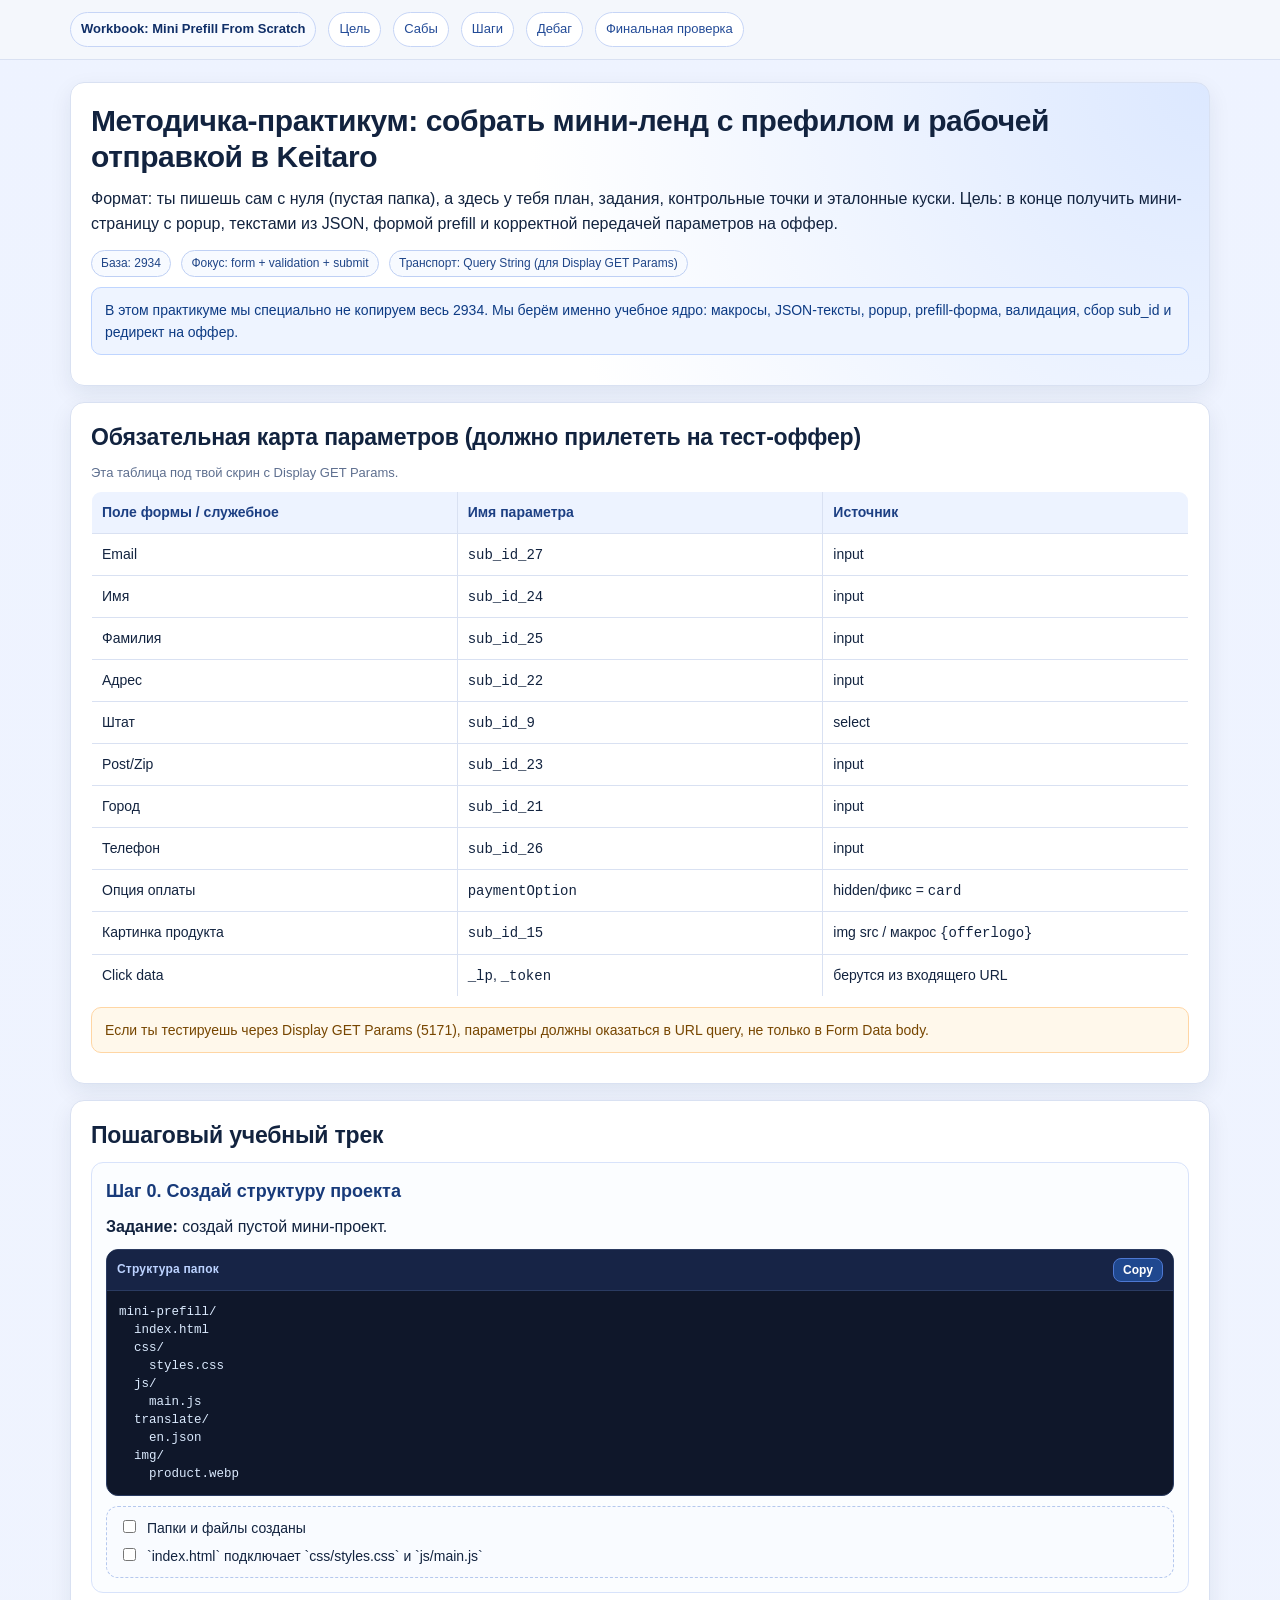
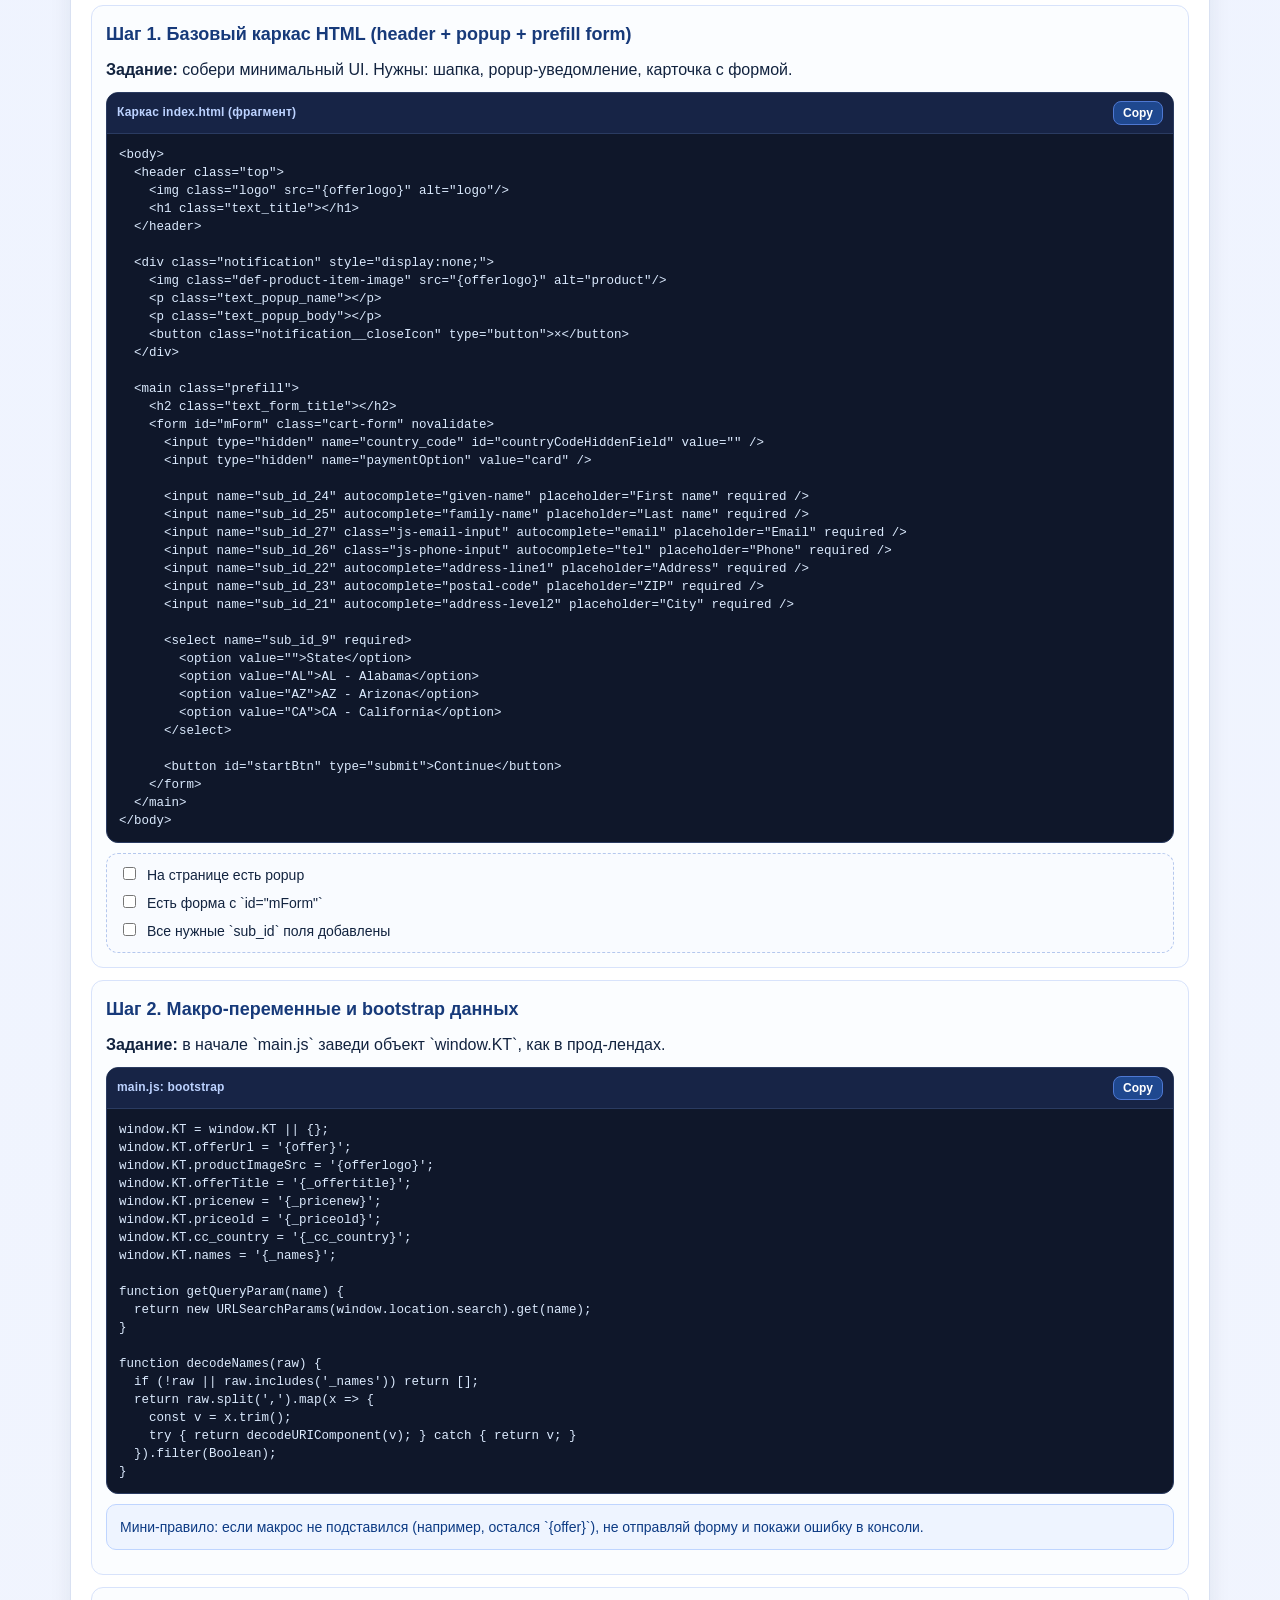
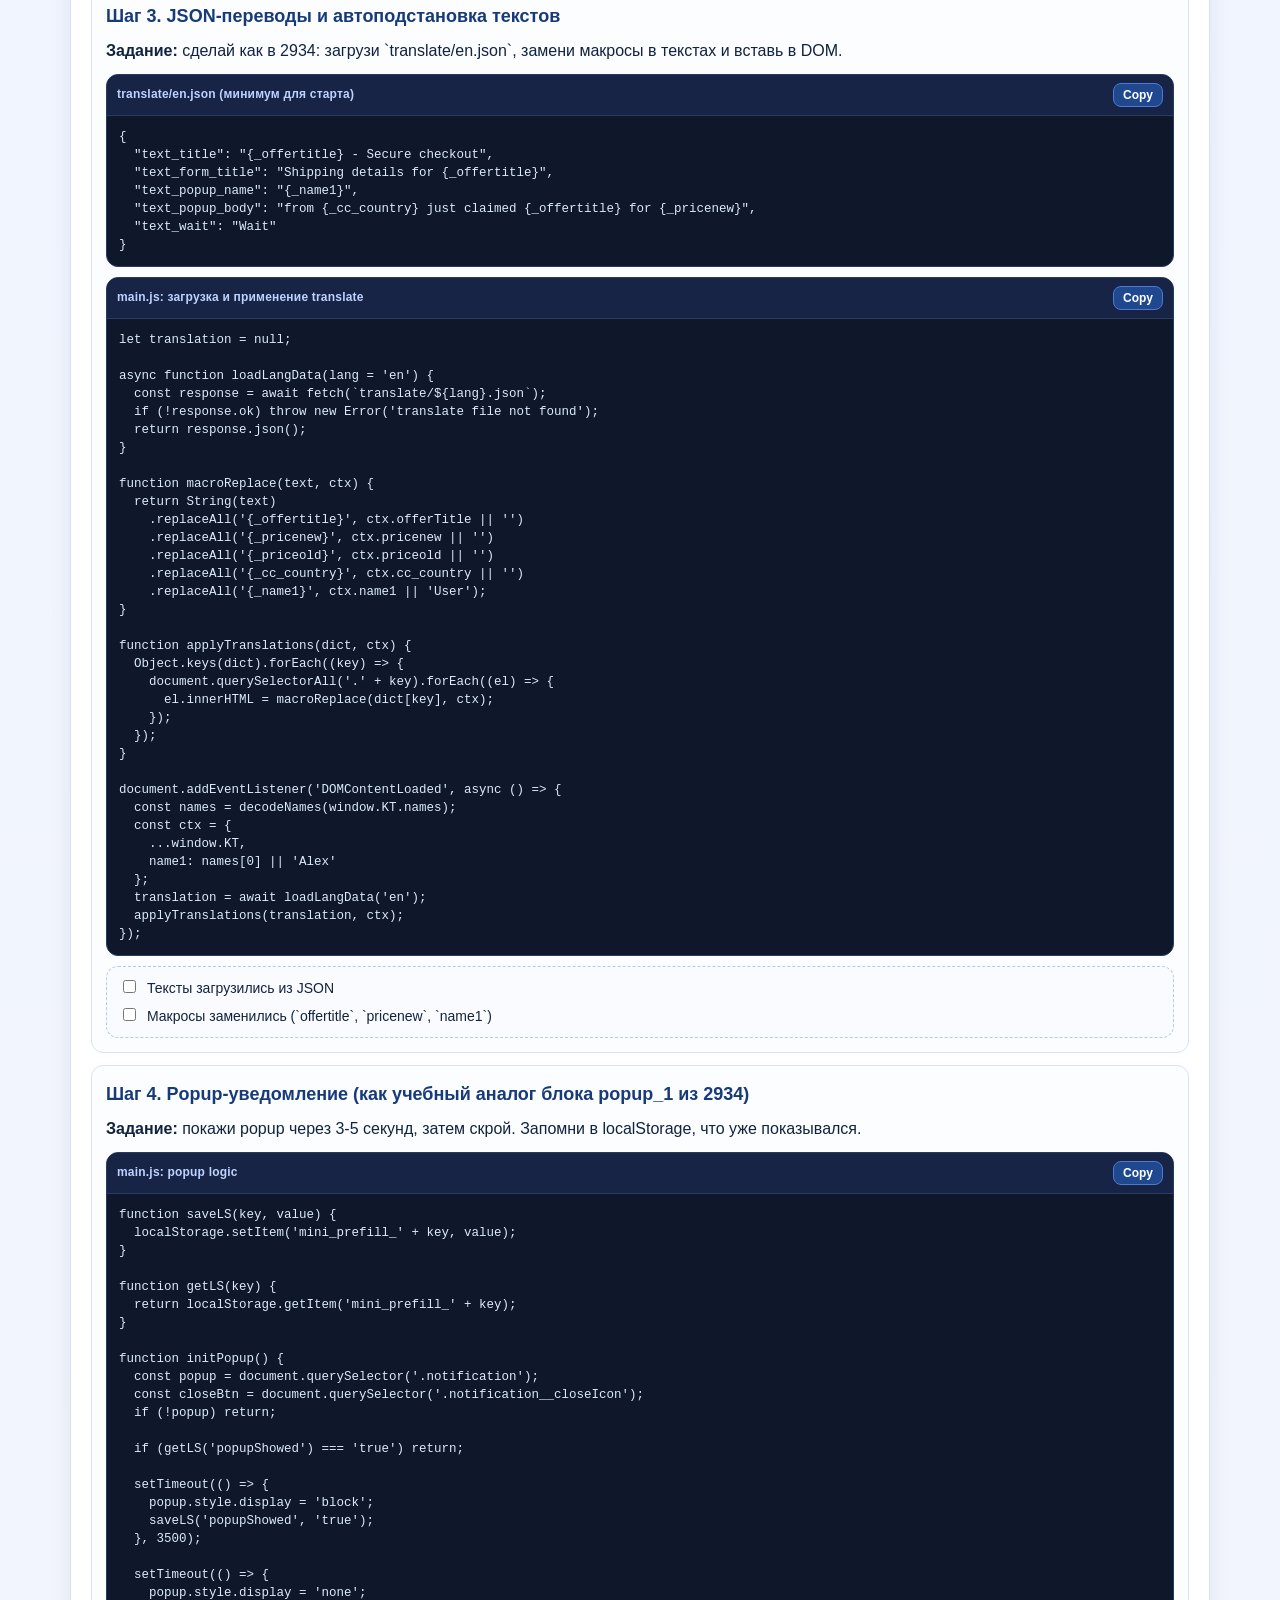
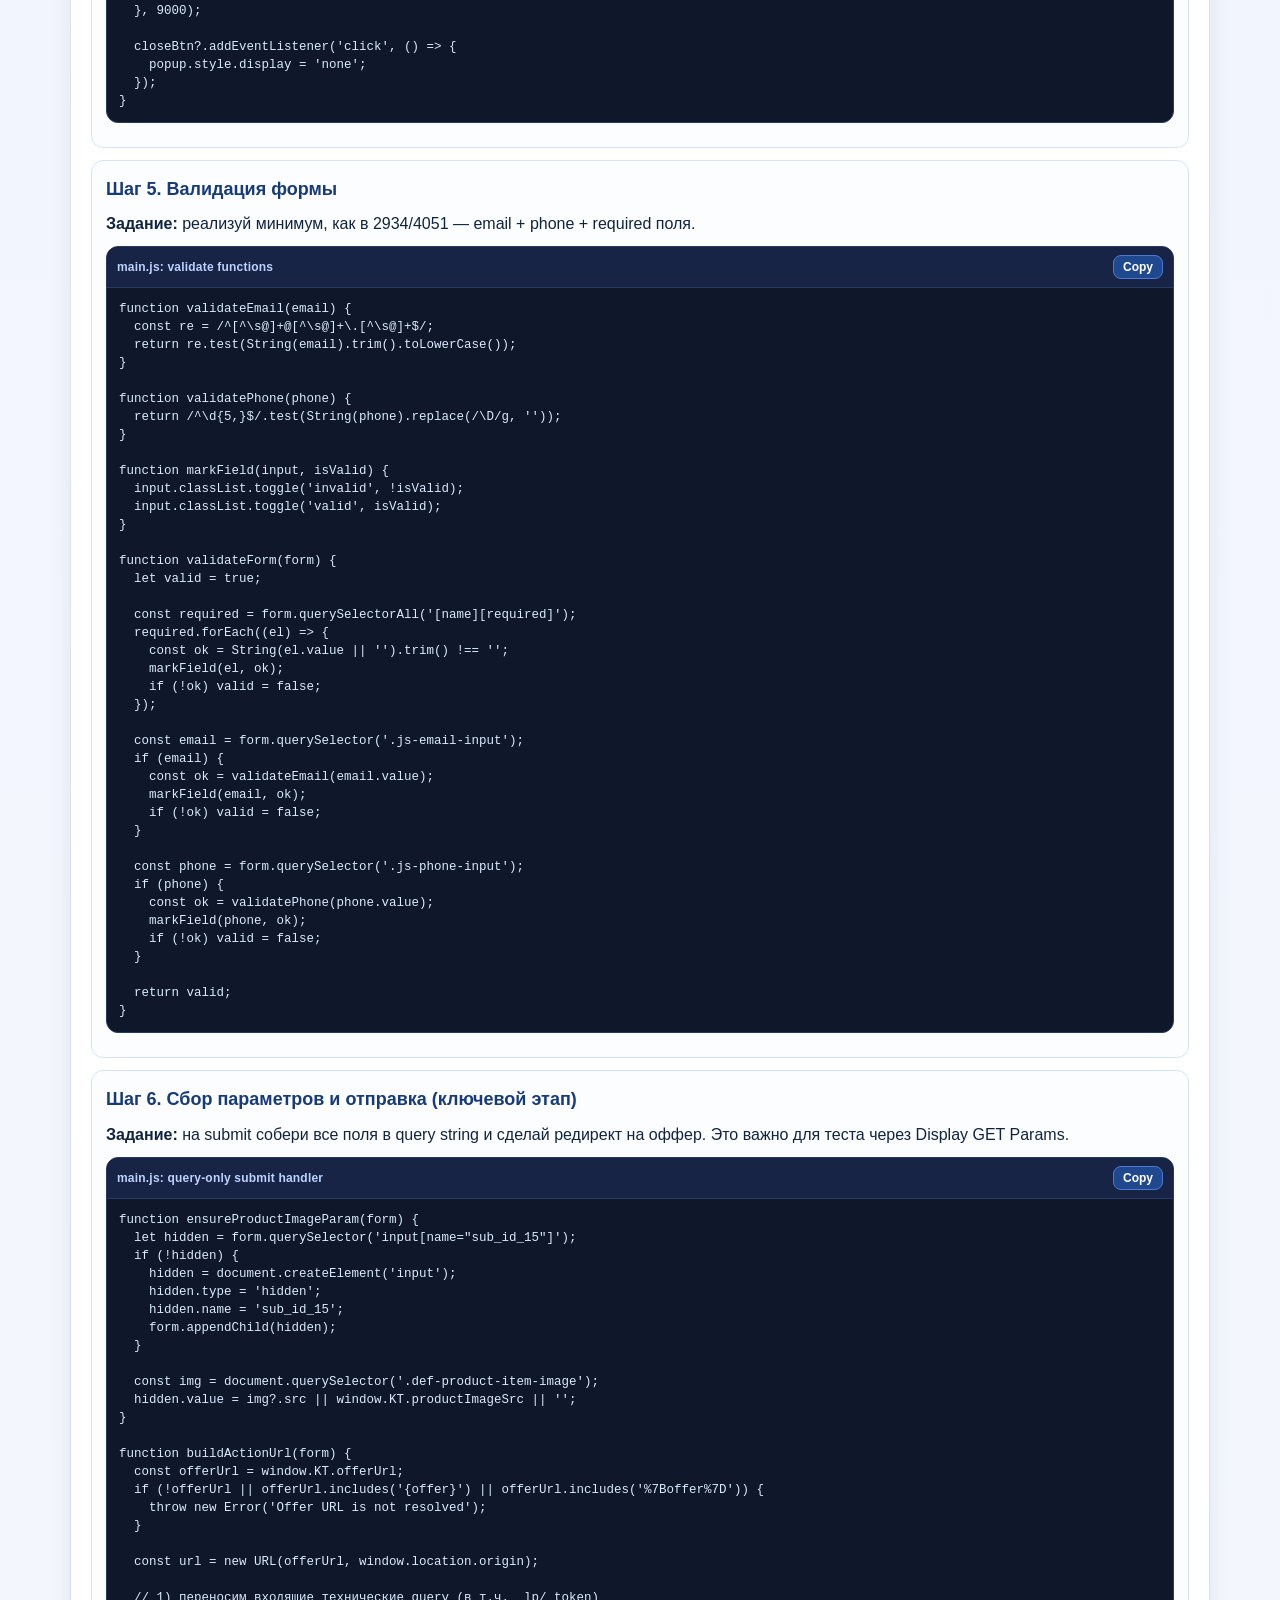
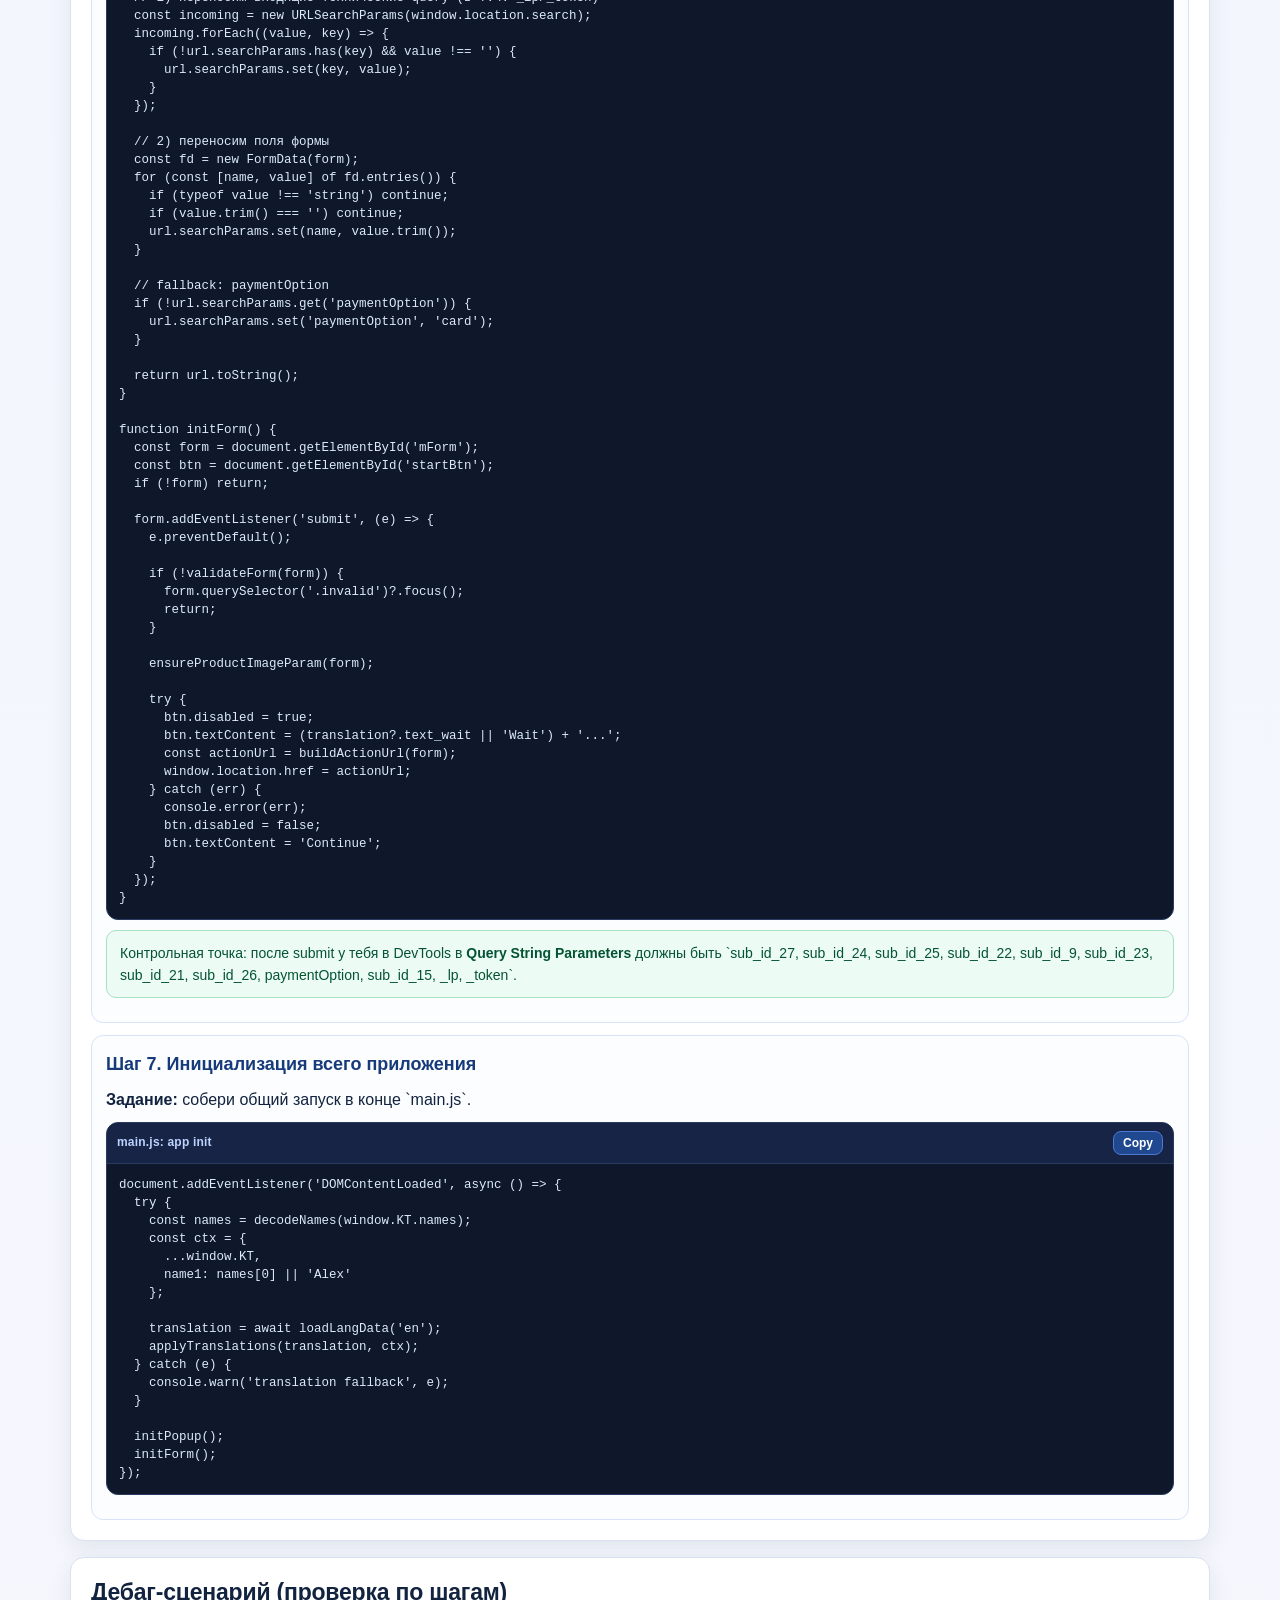
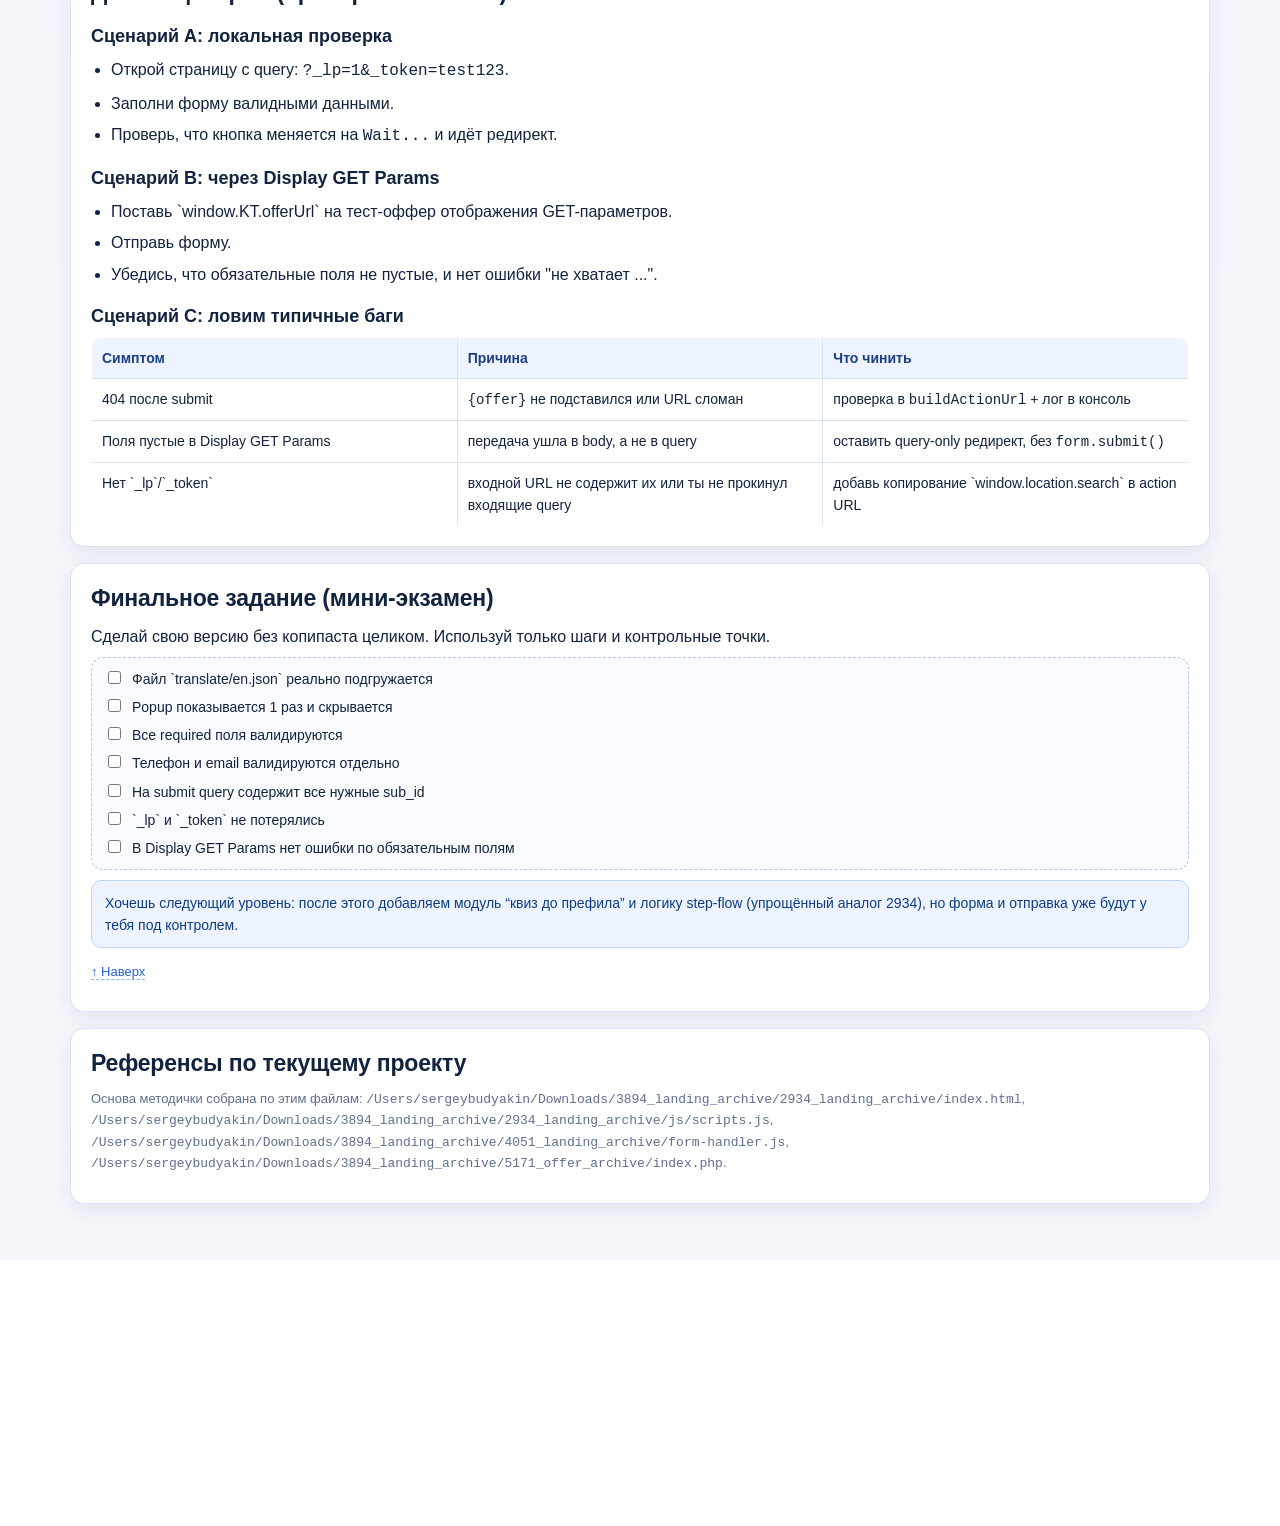
<file: materials_notThisProject/Atlas_frontend_some_materials/keitaro_prefill_workbook.html>
<!doctype html>
<html lang="ru">
<head>
  <meta charset="UTF-8" />
  <meta name="viewport" content="width=device-width, initial-scale=1" />
  <title>Workbook: Мини-prefill лендинг с отправкой в Keitaro</title>
  <style>
    :root {
      --bg: #f5f7fc;
      --card: #ffffff;
      --line: #d9e1f2;
      --text: #12233f;
      --muted: #5e6f8f;
      --accent: #245fd1;
      --ok: #0f8c53;
      --warn: #b86b00;
      --code-bg: #0f172a;
      --code-text: #dbeafe;
      --shadow: 0 8px 22px rgba(18, 35, 63, 0.08);
      --radius: 14px;
    }

    * { box-sizing: border-box; }

    html {
      scroll-behavior: smooth;
      width: 100%;
      max-width: 100%;
      overflow-x: hidden;
    }

    body {
      margin: 0;
      font-family: Inter, -apple-system, BlinkMacSystemFont, "Segoe UI", Roboto, Arial, sans-serif;
      background: linear-gradient(180deg, #eef3ff 0%, var(--bg) 100%);
      color: var(--text);
      line-height: 1.58;
      width: 100%;
      max-width: 100%;
      overflow-x: hidden;
    }

    .topbar {
      position: sticky;
      top: 0;
      z-index: 30;
      width: 100%;
      border-bottom: 1px solid var(--line);
      backdrop-filter: blur(10px);
      background: rgba(245, 247, 252, 0.94);
    }

    .topbar-inner {
      width: 100%;
      max-width: 1180px;
      margin: 0 auto;
      padding: 12px 20px;
      display: flex;
      gap: 12px;
      align-items: center;
      flex-wrap: wrap;
    }

    .pill {
      border: 1px solid #c6d5f6;
      border-radius: 999px;
      padding: 6px 10px;
      font-size: 13px;
      color: #234b97;
      background: #fff;
      text-decoration: none;
      white-space: nowrap;
    }

    .pill.brand {
      font-weight: 800;
      color: #102f68;
      background: #f7faff;
    }

    .wrap {
      width: 100%;
      max-width: 1180px;
      margin: 0 auto;
      padding: 22px 20px 56px;
      display: grid;
      gap: 16px;
    }

    .hero,
    .card {
      background: var(--card);
      border: 1px solid var(--line);
      border-radius: var(--radius);
      box-shadow: var(--shadow);
      padding: 20px;
      max-width: 100%;
    }

    .hero {
      background: radial-gradient(circle at top right, #dce8ff, #fff 58%);
    }

    h1 {
      margin: 0 0 10px;
      font-size: 30px;
      line-height: 1.22;
      letter-spacing: -0.4px;
    }

    h2 {
      margin: 0 0 10px;
      font-size: 23px;
      line-height: 1.28;
      letter-spacing: -0.2px;
    }

    h3 {
      margin: 18px 0 8px;
      font-size: 18px;
      line-height: 1.33;
    }

    h4 {
      margin: 13px 0 6px;
      font-size: 16px;
      line-height: 1.35;
    }

    p { margin: 8px 0; }

    ul {
      margin: 8px 0;
      padding-left: 20px;
    }

    li { margin: 6px 0; }

    .small { color: var(--muted); font-size: 13px; }

    .grid-2 {
      display: grid;
      grid-template-columns: repeat(2, minmax(0, 1fr));
      gap: 14px;
    }

    .checklist {
      display: grid;
      gap: 6px;
      padding: 10px 12px;
      border: 1px dashed #b5c8ee;
      border-radius: 12px;
      background: #f9fbff;
    }

    .check-item {
      display: flex;
      gap: 8px;
      align-items: flex-start;
      font-size: 14px;
    }

    .badge {
      display: inline-block;
      border: 1px solid #bfd0f4;
      border-radius: 999px;
      padding: 3px 9px;
      font-size: 12px;
      color: #204688;
      background: #f7faff;
      margin-right: 6px;
      margin-top: 6px;
    }

    .ok,
    .warn,
    .info {
      border-radius: 10px;
      padding: 11px 13px;
      border: 1px solid;
      margin: 10px 0;
      font-size: 14px;
    }

    .ok {
      border-color: #a8e0c2;
      background: #ecfbf3;
      color: #045433;
    }

    .warn {
      border-color: #ffd6a4;
      background: #fff8eb;
      color: #774600;
    }

    .info {
      border-color: #bfd5ff;
      background: #eef4ff;
      color: #0d3b84;
    }

    table {
      width: 100%;
      border-collapse: collapse;
      border: 1px solid var(--line);
      border-radius: 10px;
      overflow: hidden;
      table-layout: fixed;
      font-size: 14px;
    }

    thead th {
      background: #edf3ff;
      color: #1c3f83;
      font-weight: 700;
    }

    th,
    td {
      border-right: 1px solid var(--line);
      border-bottom: 1px solid var(--line);
      text-align: left;
      vertical-align: top;
      padding: 9px 10px;
      overflow-wrap: anywhere;
      word-break: break-word;
    }

    th:last-child,
    td:last-child { border-right: 0; }

    tr:last-child td { border-bottom: 0; }

    .step {
      border: 1px solid #d8e3fb;
      border-radius: 12px;
      padding: 14px;
      background: #fbfdff;
      margin-top: 12px;
    }

    .step-title {
      font-weight: 800;
      font-size: 18px;
      margin: 0 0 8px;
      color: #173a7a;
    }

    .code {
      border: 1px solid #2a3b61;
      border-radius: 12px;
      overflow: hidden;
      background: var(--code-bg);
      margin: 10px 0;
      max-width: 100%;
    }

    .code-head {
      display: flex;
      align-items: center;
      justify-content: space-between;
      gap: 8px;
      padding: 8px 10px;
      background: #172446;
      border-bottom: 1px solid #2a3b61;
    }

    .code-title {
      color: #bcd2ff;
      font-size: 12px;
      font-weight: 700;
      letter-spacing: 0.2px;
    }

    .copy-btn {
      border: 1px solid #4e78d2;
      background: #1f488f;
      color: #fff;
      border-radius: 8px;
      padding: 4px 9px;
      font-size: 12px;
      font-weight: 700;
      cursor: pointer;
      white-space: nowrap;
    }

    .copy-btn:hover { background: #285cb8; }

    pre {
      margin: 0;
      padding: 12px;
      overflow: auto;
      color: var(--code-text);
      font-size: 12.5px;
      line-height: 1.44;
      tab-size: 2;
      white-space: pre-wrap;
      overflow-wrap: anywhere;
      word-break: break-word;
      max-width: 100%;
    }

    code {
      font-family: ui-monospace, SFMono-Regular, Menlo, Monaco, Consolas, "Liberation Mono", monospace;
    }

    .kbd {
      display: inline-block;
      border: 1px solid #c7d4f5;
      border-bottom-width: 2px;
      border-radius: 6px;
      padding: 2px 7px;
      font-size: 12px;
      background: #fff;
      color: #1c4388;
      white-space: nowrap;
    }

    .back {
      font-size: 13px;
      color: #245fd1;
      text-decoration: none;
      border-bottom: 1px dashed #90b2f5;
    }

    @media (max-width: 980px) {
      .grid-2 { grid-template-columns: 1fr; }
      h1 { font-size: 25px; }
      .topbar-inner,
      .wrap {
        padding-left: 12px;
        padding-right: 12px;
      }
    }
  </style>
</head>
<body>
  <header class="topbar" id="top">
    <div class="topbar-inner">
      <span class="pill brand">Workbook: Mini Prefill From Scratch</span>
      <a class="pill" href="#target">Цель</a>
      <a class="pill" href="#map">Сабы</a>
      <a class="pill" href="#steps">Шаги</a>
      <a class="pill" href="#debug">Дебаг</a>
      <a class="pill" href="#final">Финальная проверка</a>
    </div>
  </header>

  <main class="wrap">
    <section class="hero" id="target">
      <h1>Методичка-практикум: собрать мини-ленд с префилом и рабочей отправкой в Keitaro</h1>
      <p>
        Формат: ты пишешь сам с нуля (пустая папка), а здесь у тебя план, задания, контрольные точки и эталонные куски.
        Цель: в конце получить мини-страницу с popup, текстами из JSON, формой prefill и корректной передачей параметров на оффер.
      </p>
      <div style="margin-top: 8px;">
        <span class="badge">База: 2934</span>
        <span class="badge">Фокус: form + validation + submit</span>
        <span class="badge">Транспорт: Query String (для Display GET Params)</span>
      </div>
      <div class="info">
        В этом практикуме мы специально не копируем весь 2934. Мы берём именно учебное ядро: макросы, JSON-тексты, popup,
        prefill-форма, валидация, сбор sub_id и редирект на оффер.
      </div>
    </section>

    <section class="card" id="map">
      <h2>Обязательная карта параметров (должно прилететь на тест-оффер)</h2>
      <p class="small">Эта таблица под твой скрин с Display GET Params.</p>

      <table>
        <thead>
          <tr>
            <th>Поле формы / служебное</th>
            <th>Имя параметра</th>
            <th>Источник</th>
          </tr>
        </thead>
        <tbody>
          <tr><td>Email</td><td><code>sub_id_27</code></td><td>input</td></tr>
          <tr><td>Имя</td><td><code>sub_id_24</code></td><td>input</td></tr>
          <tr><td>Фамилия</td><td><code>sub_id_25</code></td><td>input</td></tr>
          <tr><td>Адрес</td><td><code>sub_id_22</code></td><td>input</td></tr>
          <tr><td>Штат</td><td><code>sub_id_9</code></td><td>select</td></tr>
          <tr><td>Post/Zip</td><td><code>sub_id_23</code></td><td>input</td></tr>
          <tr><td>Город</td><td><code>sub_id_21</code></td><td>input</td></tr>
          <tr><td>Телефон</td><td><code>sub_id_26</code></td><td>input</td></tr>
          <tr><td>Опция оплаты</td><td><code>paymentOption</code></td><td>hidden/фикс = <code>card</code></td></tr>
          <tr><td>Картинка продукта</td><td><code>sub_id_15</code></td><td>img src / макрос <code>{offerlogo}</code></td></tr>
          <tr><td>Click data</td><td><code>_lp</code>, <code>_token</code></td><td>берутся из входящего URL</td></tr>
        </tbody>
      </table>

      <div class="warn">
        Если ты тестируешь через Display GET Params (5171), параметры должны оказаться в URL query,
        не только в Form Data body.
      </div>
    </section>

    <section class="card" id="steps">
      <h2>Пошаговый учебный трек</h2>

      <div class="step">
        <p class="step-title">Шаг 0. Создай структуру проекта</p>
        <p><strong>Задание:</strong> создай пустой мини-проект.</p>
        <div class="code">
          <div class="code-head">
            <div class="code-title">Структура папок</div>
            <button class="copy-btn" data-copy-target="code-structure">Copy</button>
          </div>
          <pre id="code-structure"><code>mini-prefill/
  index.html
  css/
    styles.css
  js/
    main.js
  translate/
    en.json
  img/
    product.webp</code></pre>
        </div>
        <div class="checklist">
          <label class="check-item"><input type="checkbox"/> Папки и файлы созданы</label>
          <label class="check-item"><input type="checkbox"/> `index.html` подключает `css/styles.css` и `js/main.js`</label>
        </div>
      </div>

      <div class="step">
        <p class="step-title">Шаг 1. Базовый каркас HTML (header + popup + prefill form)</p>
        <p><strong>Задание:</strong> собери минимальный UI. Нужны: шапка, popup-уведомление, карточка с формой.</p>

        <div class="code">
          <div class="code-head">
            <div class="code-title">Каркас index.html (фрагмент)</div>
            <button class="copy-btn" data-copy-target="code-html-skeleton">Copy</button>
          </div>
          <pre id="code-html-skeleton"><code>&lt;body&gt;
  &lt;header class="top"&gt;
    &lt;img class="logo" src="{offerlogo}" alt="logo"/&gt;
    &lt;h1 class="text_title"&gt;&lt;/h1&gt;
  &lt;/header&gt;

  &lt;div class="notification" style="display:none;"&gt;
    &lt;img class="def-product-item-image" src="{offerlogo}" alt="product"/&gt;
    &lt;p class="text_popup_name"&gt;&lt;/p&gt;
    &lt;p class="text_popup_body"&gt;&lt;/p&gt;
    &lt;button class="notification__closeIcon" type="button"&gt;×&lt;/button&gt;
  &lt;/div&gt;

  &lt;main class="prefill"&gt;
    &lt;h2 class="text_form_title"&gt;&lt;/h2&gt;
    &lt;form id="mForm" class="cart-form" novalidate&gt;
      &lt;input type="hidden" name="country_code" id="countryCodeHiddenField" value="" /&gt;
      &lt;input type="hidden" name="paymentOption" value="card" /&gt;

      &lt;input name="sub_id_24" autocomplete="given-name" placeholder="First name" required /&gt;
      &lt;input name="sub_id_25" autocomplete="family-name" placeholder="Last name" required /&gt;
      &lt;input name="sub_id_27" class="js-email-input" autocomplete="email" placeholder="Email" required /&gt;
      &lt;input name="sub_id_26" class="js-phone-input" autocomplete="tel" placeholder="Phone" required /&gt;
      &lt;input name="sub_id_22" autocomplete="address-line1" placeholder="Address" required /&gt;
      &lt;input name="sub_id_23" autocomplete="postal-code" placeholder="ZIP" required /&gt;
      &lt;input name="sub_id_21" autocomplete="address-level2" placeholder="City" required /&gt;

      &lt;select name="sub_id_9" required&gt;
        &lt;option value=""&gt;State&lt;/option&gt;
        &lt;option value="AL"&gt;AL - Alabama&lt;/option&gt;
        &lt;option value="AZ"&gt;AZ - Arizona&lt;/option&gt;
        &lt;option value="CA"&gt;CA - California&lt;/option&gt;
      &lt;/select&gt;

      &lt;button id="startBtn" type="submit"&gt;Continue&lt;/button&gt;
    &lt;/form&gt;
  &lt;/main&gt;
&lt;/body&gt;</code></pre>
        </div>

        <div class="checklist">
          <label class="check-item"><input type="checkbox"/> На странице есть popup</label>
          <label class="check-item"><input type="checkbox"/> Есть форма с `id="mForm"`</label>
          <label class="check-item"><input type="checkbox"/> Все нужные `sub_id` поля добавлены</label>
        </div>
      </div>

      <div class="step">
        <p class="step-title">Шаг 2. Макро-переменные и bootstrap данных</p>
        <p><strong>Задание:</strong> в начале `main.js` заведи объект `window.KT`, как в прод-лендах.</p>

        <div class="code">
          <div class="code-head">
            <div class="code-title">main.js: bootstrap</div>
            <button class="copy-btn" data-copy-target="code-bootstrap">Copy</button>
          </div>
          <pre id="code-bootstrap"><code>window.KT = window.KT || {};
window.KT.offerUrl = '{offer}';
window.KT.productImageSrc = '{offerlogo}';
window.KT.offerTitle = '{_offertitle}';
window.KT.pricenew = '{_pricenew}';
window.KT.priceold = '{_priceold}';
window.KT.cc_country = '{_cc_country}';
window.KT.names = '{_names}';

function getQueryParam(name) {
  return new URLSearchParams(window.location.search).get(name);
}

function decodeNames(raw) {
  if (!raw || raw.includes('_names')) return [];
  return raw.split(',').map(x =&gt; {
    const v = x.trim();
    try { return decodeURIComponent(v); } catch { return v; }
  }).filter(Boolean);
}</code></pre>
        </div>

        <div class="info">
          Мини-правило: если макрос не подставился (например, остался `{offer}`), не отправляй форму и покажи ошибку в консоли.
        </div>
      </div>

      <div class="step">
        <p class="step-title">Шаг 3. JSON-переводы и автоподстановка текстов</p>
        <p><strong>Задание:</strong> сделай как в 2934: загрузи `translate/en.json`, замени макросы в текстах и вставь в DOM.</p>

        <div class="code">
          <div class="code-head">
            <div class="code-title">translate/en.json (минимум для старта)</div>
            <button class="copy-btn" data-copy-target="code-en-json">Copy</button>
          </div>
          <pre id="code-en-json"><code>{
  "text_title": "{_offertitle} - Secure checkout",
  "text_form_title": "Shipping details for {_offertitle}",
  "text_popup_name": "{_name1}",
  "text_popup_body": "from {_cc_country} just claimed {_offertitle} for {_pricenew}",
  "text_wait": "Wait"
}</code></pre>
        </div>

        <div class="code">
          <div class="code-head">
            <div class="code-title">main.js: загрузка и применение translate</div>
            <button class="copy-btn" data-copy-target="code-apply-translations">Copy</button>
          </div>
          <pre id="code-apply-translations"><code>let translation = null;

async function loadLangData(lang = 'en') {
  const response = await fetch(`translate/${lang}.json`);
  if (!response.ok) throw new Error('translate file not found');
  return response.json();
}

function macroReplace(text, ctx) {
  return String(text)
    .replaceAll('{_offertitle}', ctx.offerTitle || '')
    .replaceAll('{_pricenew}', ctx.pricenew || '')
    .replaceAll('{_priceold}', ctx.priceold || '')
    .replaceAll('{_cc_country}', ctx.cc_country || '')
    .replaceAll('{_name1}', ctx.name1 || 'User');
}

function applyTranslations(dict, ctx) {
  Object.keys(dict).forEach((key) =&gt; {
    document.querySelectorAll('.' + key).forEach((el) =&gt; {
      el.innerHTML = macroReplace(dict[key], ctx);
    });
  });
}

document.addEventListener('DOMContentLoaded', async () =&gt; {
  const names = decodeNames(window.KT.names);
  const ctx = {
    ...window.KT,
    name1: names[0] || 'Alex'
  };
  translation = await loadLangData('en');
  applyTranslations(translation, ctx);
});</code></pre>
        </div>

        <div class="checklist">
          <label class="check-item"><input type="checkbox"/> Тексты загрузились из JSON</label>
          <label class="check-item"><input type="checkbox"/> Макросы заменились (`offertitle`, `pricenew`, `name1`)</label>
        </div>
      </div>

      <div class="step">
        <p class="step-title">Шаг 4. Popup-уведомление (как учебный аналог блока popup_1 из 2934)</p>
        <p><strong>Задание:</strong> покажи popup через 3-5 секунд, затем скрой. Запомни в localStorage, что уже показывался.</p>

        <div class="code">
          <div class="code-head">
            <div class="code-title">main.js: popup logic</div>
            <button class="copy-btn" data-copy-target="code-popup">Copy</button>
          </div>
          <pre id="code-popup"><code>function saveLS(key, value) {
  localStorage.setItem('mini_prefill_' + key, value);
}

function getLS(key) {
  return localStorage.getItem('mini_prefill_' + key);
}

function initPopup() {
  const popup = document.querySelector('.notification');
  const closeBtn = document.querySelector('.notification__closeIcon');
  if (!popup) return;

  if (getLS('popupShowed') === 'true') return;

  setTimeout(() =&gt; {
    popup.style.display = 'block';
    saveLS('popupShowed', 'true');
  }, 3500);

  setTimeout(() =&gt; {
    popup.style.display = 'none';
  }, 9000);

  closeBtn?.addEventListener('click', () =&gt; {
    popup.style.display = 'none';
  });
}</code></pre>
        </div>
      </div>

      <div class="step">
        <p class="step-title">Шаг 5. Валидация формы</p>
        <p><strong>Задание:</strong> реализуй минимум, как в 2934/4051 — email + phone + required поля.</p>

        <div class="code">
          <div class="code-head">
            <div class="code-title">main.js: validate functions</div>
            <button class="copy-btn" data-copy-target="code-validate">Copy</button>
          </div>
          <pre id="code-validate"><code>function validateEmail(email) {
  const re = /^[^\s@]+@[^\s@]+\.[^\s@]+$/;
  return re.test(String(email).trim().toLowerCase());
}

function validatePhone(phone) {
  return /^\d{5,}$/.test(String(phone).replace(/\D/g, ''));
}

function markField(input, isValid) {
  input.classList.toggle('invalid', !isValid);
  input.classList.toggle('valid', isValid);
}

function validateForm(form) {
  let valid = true;

  const required = form.querySelectorAll('[name][required]');
  required.forEach((el) =&gt; {
    const ok = String(el.value || '').trim() !== '';
    markField(el, ok);
    if (!ok) valid = false;
  });

  const email = form.querySelector('.js-email-input');
  if (email) {
    const ok = validateEmail(email.value);
    markField(email, ok);
    if (!ok) valid = false;
  }

  const phone = form.querySelector('.js-phone-input');
  if (phone) {
    const ok = validatePhone(phone.value);
    markField(phone, ok);
    if (!ok) valid = false;
  }

  return valid;
}</code></pre>
        </div>
      </div>

      <div class="step">
        <p class="step-title">Шаг 6. Сбор параметров и отправка (ключевой этап)</p>
        <p>
          <strong>Задание:</strong> на submit собери все поля в query string и сделай редирект на оффер.
          Это важно для теста через Display GET Params.
        </p>

        <div class="code">
          <div class="code-head">
            <div class="code-title">main.js: query-only submit handler</div>
            <button class="copy-btn" data-copy-target="code-submit">Copy</button>
          </div>
          <pre id="code-submit"><code>function ensureProductImageParam(form) {
  let hidden = form.querySelector('input[name="sub_id_15"]');
  if (!hidden) {
    hidden = document.createElement('input');
    hidden.type = 'hidden';
    hidden.name = 'sub_id_15';
    form.appendChild(hidden);
  }

  const img = document.querySelector('.def-product-item-image');
  hidden.value = img?.src || window.KT.productImageSrc || '';
}

function buildActionUrl(form) {
  const offerUrl = window.KT.offerUrl;
  if (!offerUrl || offerUrl.includes('{offer}') || offerUrl.includes('%7Boffer%7D')) {
    throw new Error('Offer URL is not resolved');
  }

  const url = new URL(offerUrl, window.location.origin);

  // 1) переносим входящие технические query (в т.ч. _lp/_token)
  const incoming = new URLSearchParams(window.location.search);
  incoming.forEach((value, key) =&gt; {
    if (!url.searchParams.has(key) &amp;&amp; value !== '') {
      url.searchParams.set(key, value);
    }
  });

  // 2) переносим поля формы
  const fd = new FormData(form);
  for (const [name, value] of fd.entries()) {
    if (typeof value !== 'string') continue;
    if (value.trim() === '') continue;
    url.searchParams.set(name, value.trim());
  }

  // fallback: paymentOption
  if (!url.searchParams.get('paymentOption')) {
    url.searchParams.set('paymentOption', 'card');
  }

  return url.toString();
}

function initForm() {
  const form = document.getElementById('mForm');
  const btn = document.getElementById('startBtn');
  if (!form) return;

  form.addEventListener('submit', (e) =&gt; {
    e.preventDefault();

    if (!validateForm(form)) {
      form.querySelector('.invalid')?.focus();
      return;
    }

    ensureProductImageParam(form);

    try {
      btn.disabled = true;
      btn.textContent = (translation?.text_wait || 'Wait') + '...';
      const actionUrl = buildActionUrl(form);
      window.location.href = actionUrl;
    } catch (err) {
      console.error(err);
      btn.disabled = false;
      btn.textContent = 'Continue';
    }
  });
}</code></pre>
        </div>

        <div class="ok">
          Контрольная точка: после submit у тебя в DevTools в <strong>Query String Parameters</strong> должны быть
          `sub_id_27, sub_id_24, sub_id_25, sub_id_22, sub_id_9, sub_id_23, sub_id_21, sub_id_26, paymentOption, sub_id_15, _lp, _token`.
        </div>
      </div>

      <div class="step">
        <p class="step-title">Шаг 7. Инициализация всего приложения</p>
        <p><strong>Задание:</strong> собери общий запуск в конце `main.js`.</p>

        <div class="code">
          <div class="code-head">
            <div class="code-title">main.js: app init</div>
            <button class="copy-btn" data-copy-target="code-init">Copy</button>
          </div>
          <pre id="code-init"><code>document.addEventListener('DOMContentLoaded', async () =&gt; {
  try {
    const names = decodeNames(window.KT.names);
    const ctx = {
      ...window.KT,
      name1: names[0] || 'Alex'
    };

    translation = await loadLangData('en');
    applyTranslations(translation, ctx);
  } catch (e) {
    console.warn('translation fallback', e);
  }

  initPopup();
  initForm();
});</code></pre>
        </div>
      </div>
    </section>

    <section class="card" id="debug">
      <h2>Дебаг-сценарий (проверка по шагам)</h2>

      <h3>Сценарий A: локальная проверка</h3>
      <ul>
        <li>Открой страницу с query: <code>?_lp=1&amp;_token=test123</code>.</li>
        <li>Заполни форму валидными данными.</li>
        <li>Проверь, что кнопка меняется на <code>Wait...</code> и идёт редирект.</li>
      </ul>

      <h3>Сценарий B: через Display GET Params</h3>
      <ul>
        <li>Поставь `window.KT.offerUrl` на тест-оффер отображения GET-параметров.</li>
        <li>Отправь форму.</li>
        <li>Убедись, что обязательные поля не пустые, и нет ошибки "не хватает ...".</li>
      </ul>

      <h3>Сценарий C: ловим типичные баги</h3>
      <table>
        <thead>
          <tr>
            <th>Симптом</th>
            <th>Причина</th>
            <th>Что чинить</th>
          </tr>
        </thead>
        <tbody>
          <tr>
            <td>404 после submit</td>
            <td><code>{offer}</code> не подставился или URL сломан</td>
            <td>проверка в <code>buildActionUrl</code> + лог в консоль</td>
          </tr>
          <tr>
            <td>Поля пустые в Display GET Params</td>
            <td>передача ушла в body, а не в query</td>
            <td>оставить query-only редирект, без <code>form.submit()</code></td>
          </tr>
          <tr>
            <td>Нет `_lp`/`_token`</td>
            <td>входной URL не содержит их или ты не прокинул входящие query</td>
            <td>добавь копирование `window.location.search` в action URL</td>
          </tr>
        </tbody>
      </table>
    </section>

    <section class="card" id="final">
      <h2>Финальное задание (мини-экзамен)</h2>
      <p>
        Сделай свою версию без копипаста целиком. Используй только шаги и контрольные точки.
      </p>

      <div class="checklist">
        <label class="check-item"><input type="checkbox"/> Файл `translate/en.json` реально подгружается</label>
        <label class="check-item"><input type="checkbox"/> Popup показывается 1 раз и скрывается</label>
        <label class="check-item"><input type="checkbox"/> Все required поля валидируются</label>
        <label class="check-item"><input type="checkbox"/> Телефон и email валидируются отдельно</label>
        <label class="check-item"><input type="checkbox"/> На submit query содержит все нужные sub_id</label>
        <label class="check-item"><input type="checkbox"/> `_lp` и `_token` не потерялись</label>
        <label class="check-item"><input type="checkbox"/> В Display GET Params нет ошибки по обязательным полям</label>
      </div>

      <div class="info">
        Хочешь следующий уровень: после этого добавляем модуль “квиз до префила” и логику step-flow (упрощённый аналог 2934),
        но форма и отправка уже будут у тебя под контролем.
      </div>

      <p><a class="back" href="#top">↑ Наверх</a></p>
    </section>

    <section class="card">
      <h2>Референсы по текущему проекту</h2>
      <p class="small">
        Основа методички собрана по этим файлам:
        <code>/Users/sergeybudyakin/Downloads/3894_landing_archive/2934_landing_archive/index.html</code>,
        <code>/Users/sergeybudyakin/Downloads/3894_landing_archive/2934_landing_archive/js/scripts.js</code>,
        <code>/Users/sergeybudyakin/Downloads/3894_landing_archive/4051_landing_archive/form-handler.js</code>,
        <code>/Users/sergeybudyakin/Downloads/3894_landing_archive/5171_offer_archive/index.php</code>.
      </p>
    </section>
  </main>

  <script>
    (function () {
      const buttons = document.querySelectorAll('.copy-btn');

      function fallbackCopy(text) {
        const ta = document.createElement('textarea');
        ta.value = text;
        ta.style.position = 'fixed';
        ta.style.top = '-9999px';
        document.body.appendChild(ta);
        ta.focus();
        ta.select();
        try {
          document.execCommand('copy');
        } catch (e) {}
        document.body.removeChild(ta);
      }

      buttons.forEach((btn) => {
        btn.addEventListener('click', async () => {
          const id = btn.getAttribute('data-copy-target');
          const el = document.getElementById(id);
          if (!el) return;

          const text = el.innerText;
          try {
            if (navigator.clipboard && window.isSecureContext) {
              await navigator.clipboard.writeText(text);
            } else {
              fallbackCopy(text);
            }
            const old = btn.textContent;
            btn.textContent = 'Copied';
            setTimeout(() => { btn.textContent = old; }, 1200);
          } catch (e) {
            fallbackCopy(text);
            const old = btn.textContent;
            btn.textContent = 'Copied';
            setTimeout(() => { btn.textContent = old; }, 1200);
          }
        });
      });
    })();
  </script>
</body>
</html>
</file>
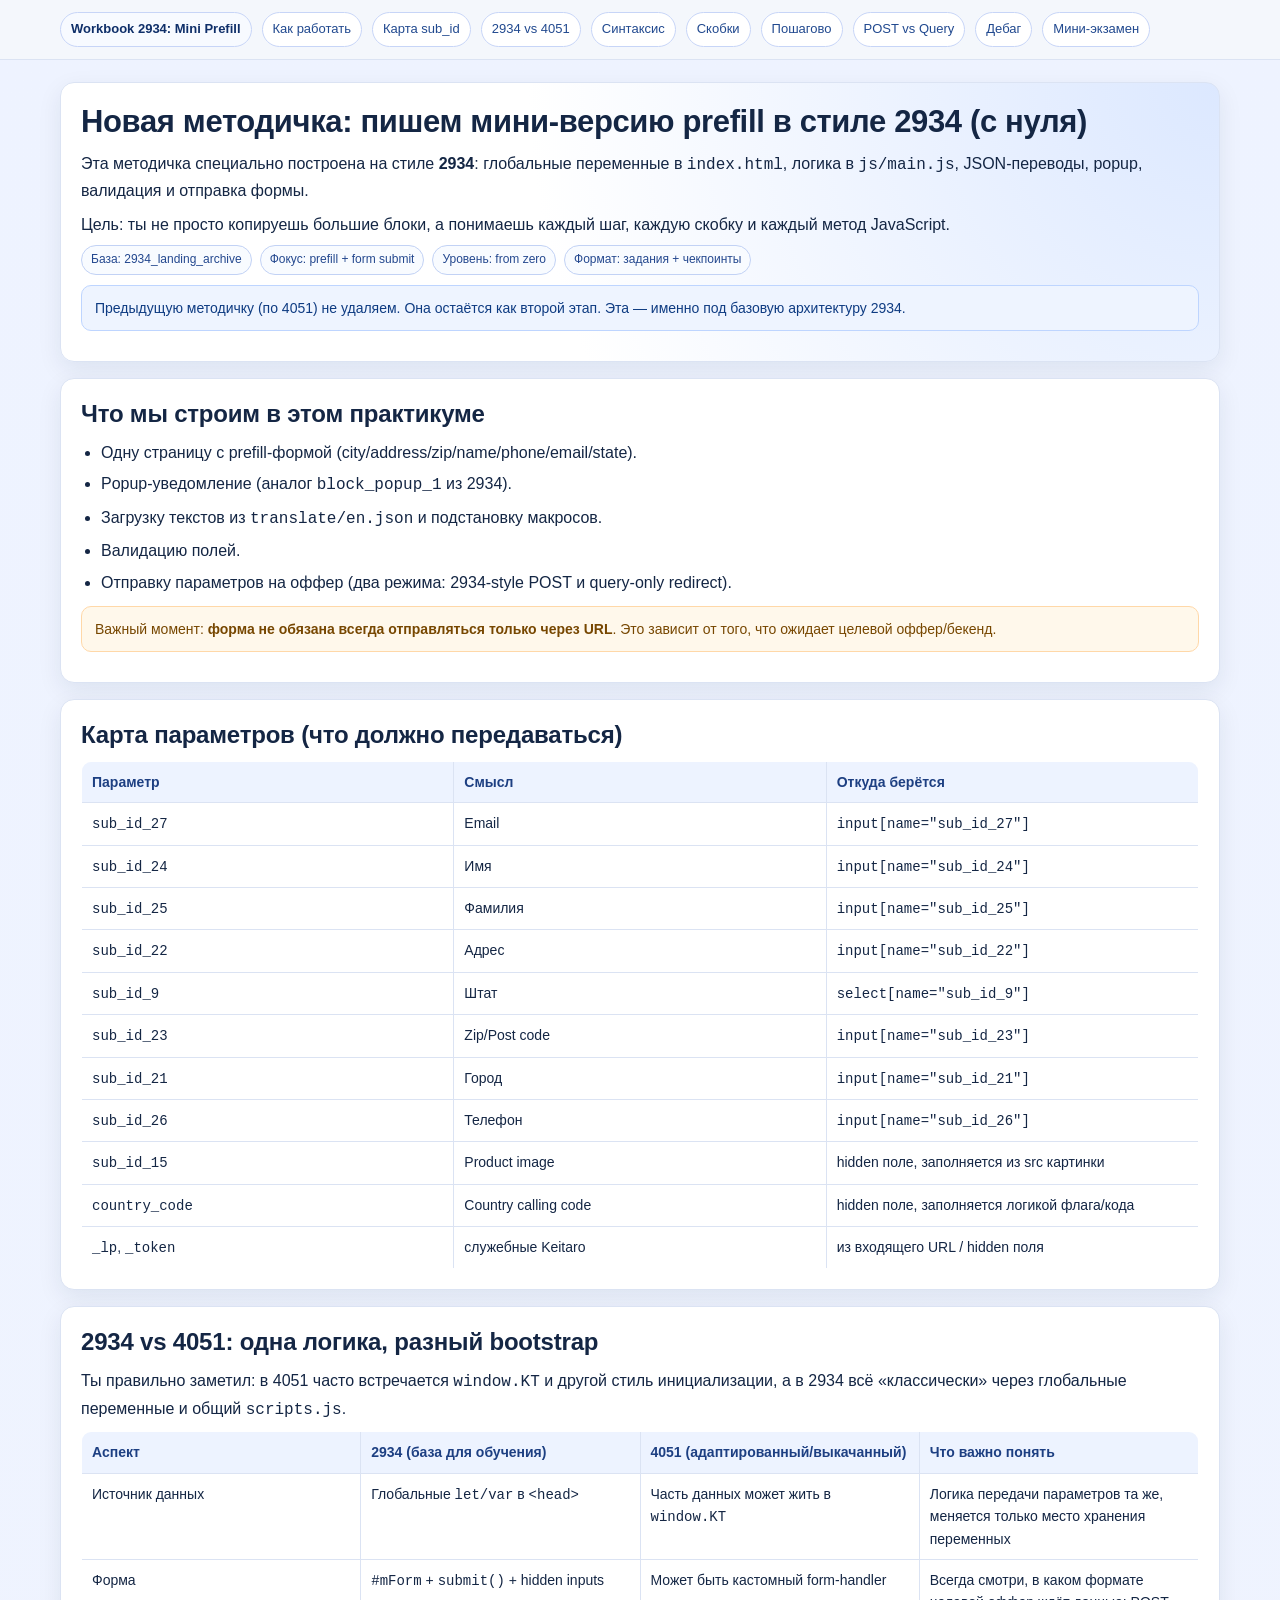
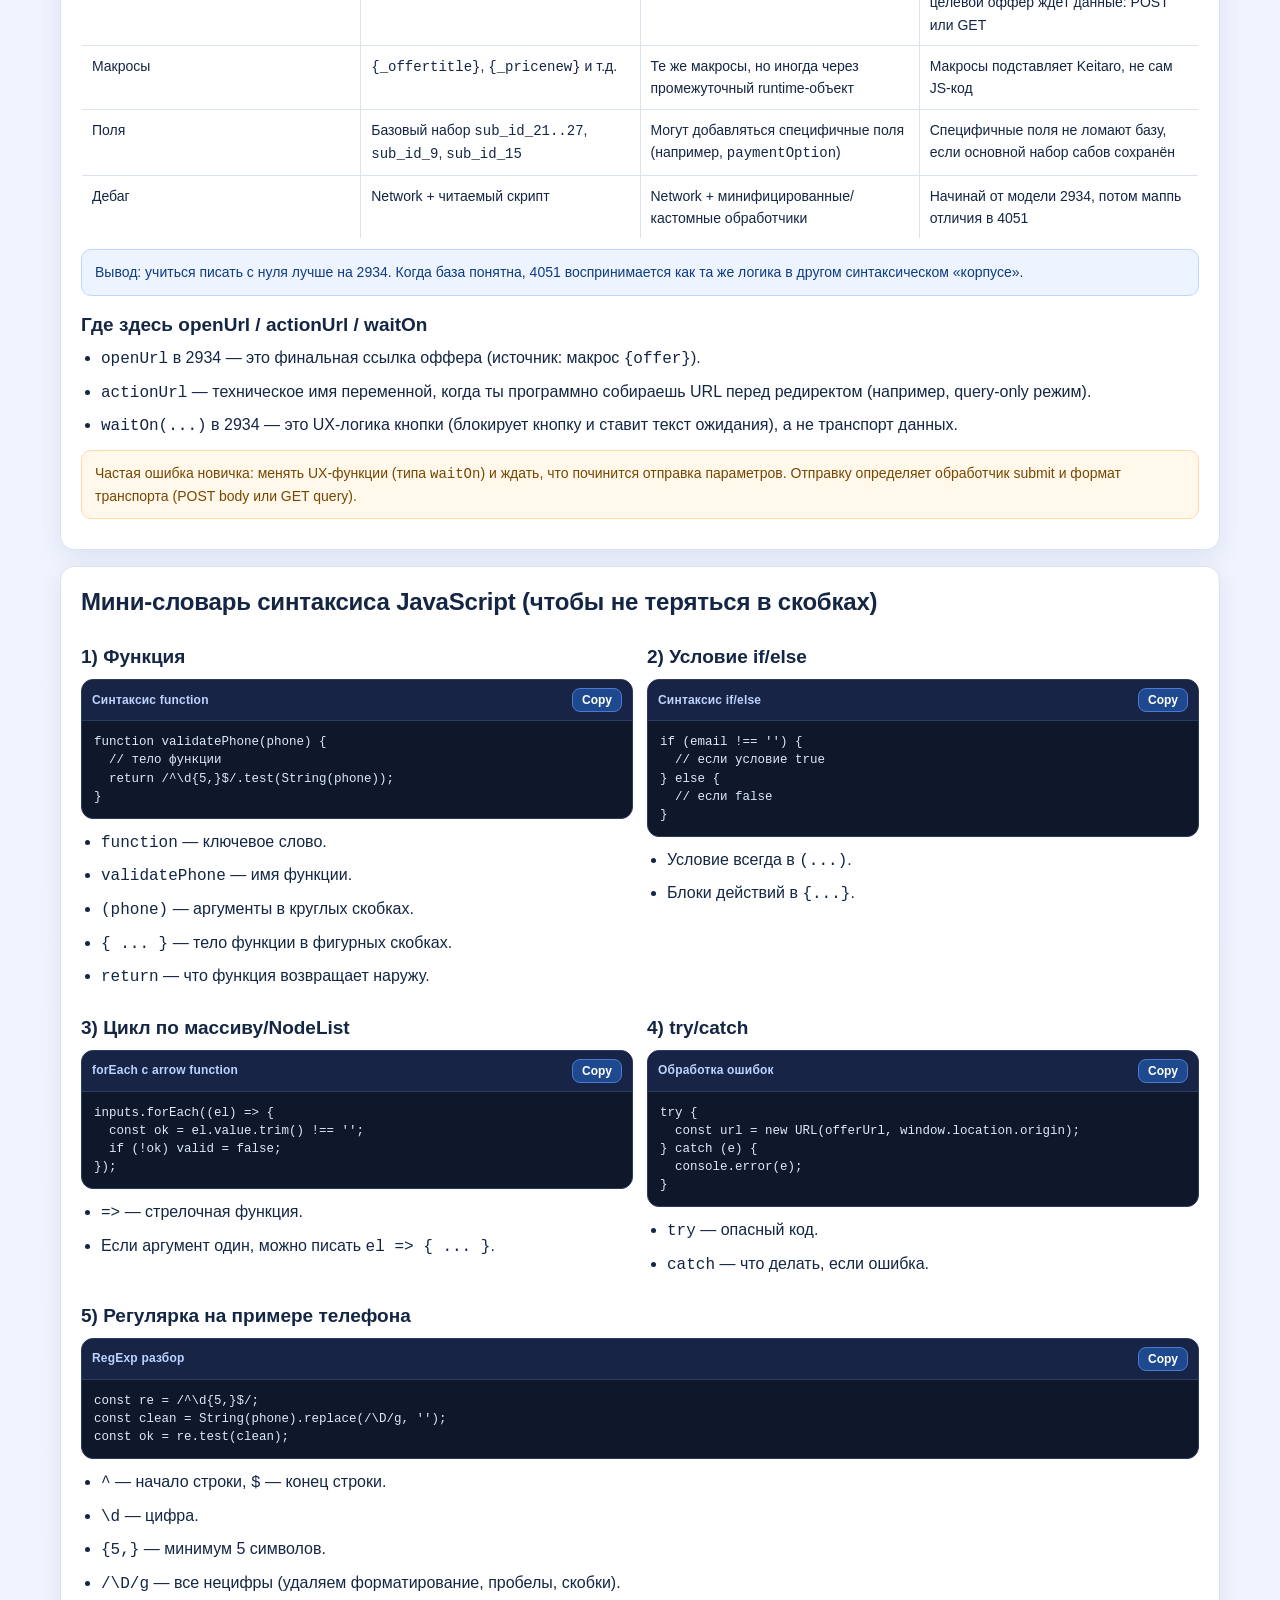
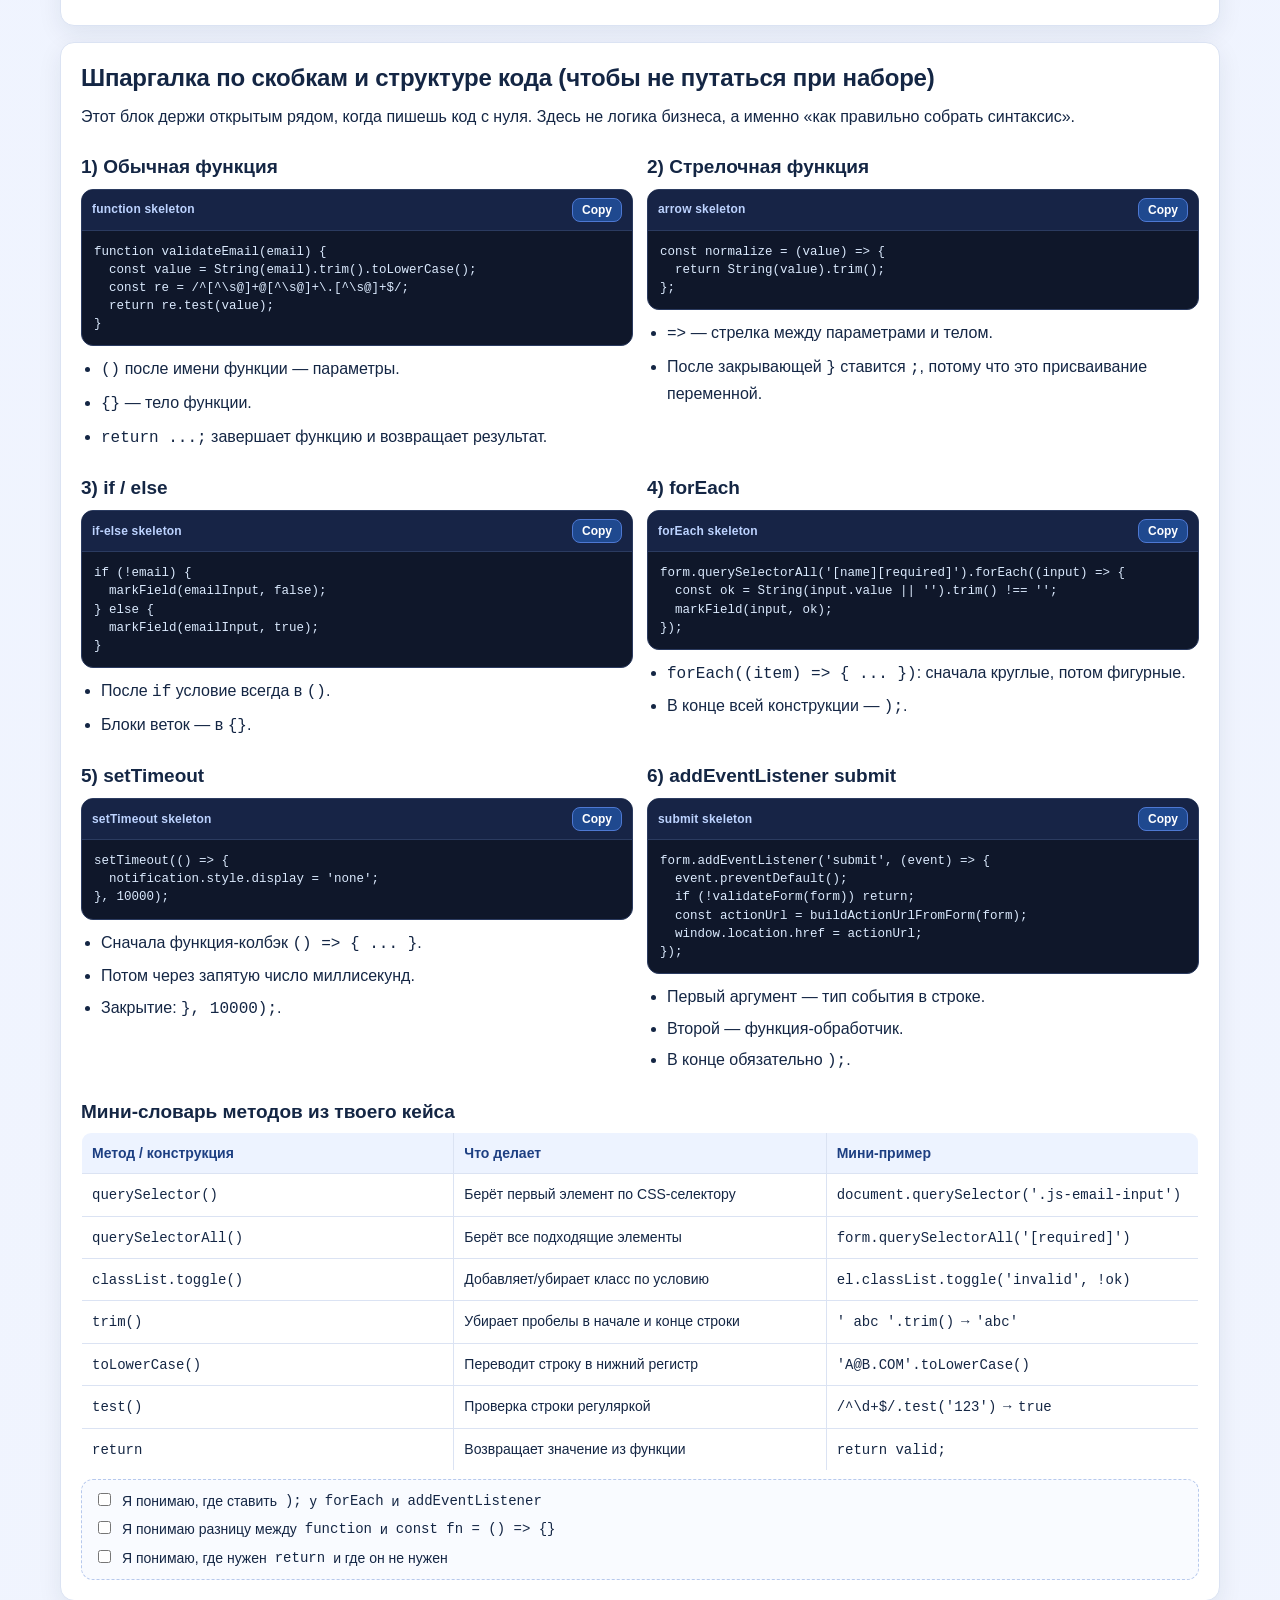
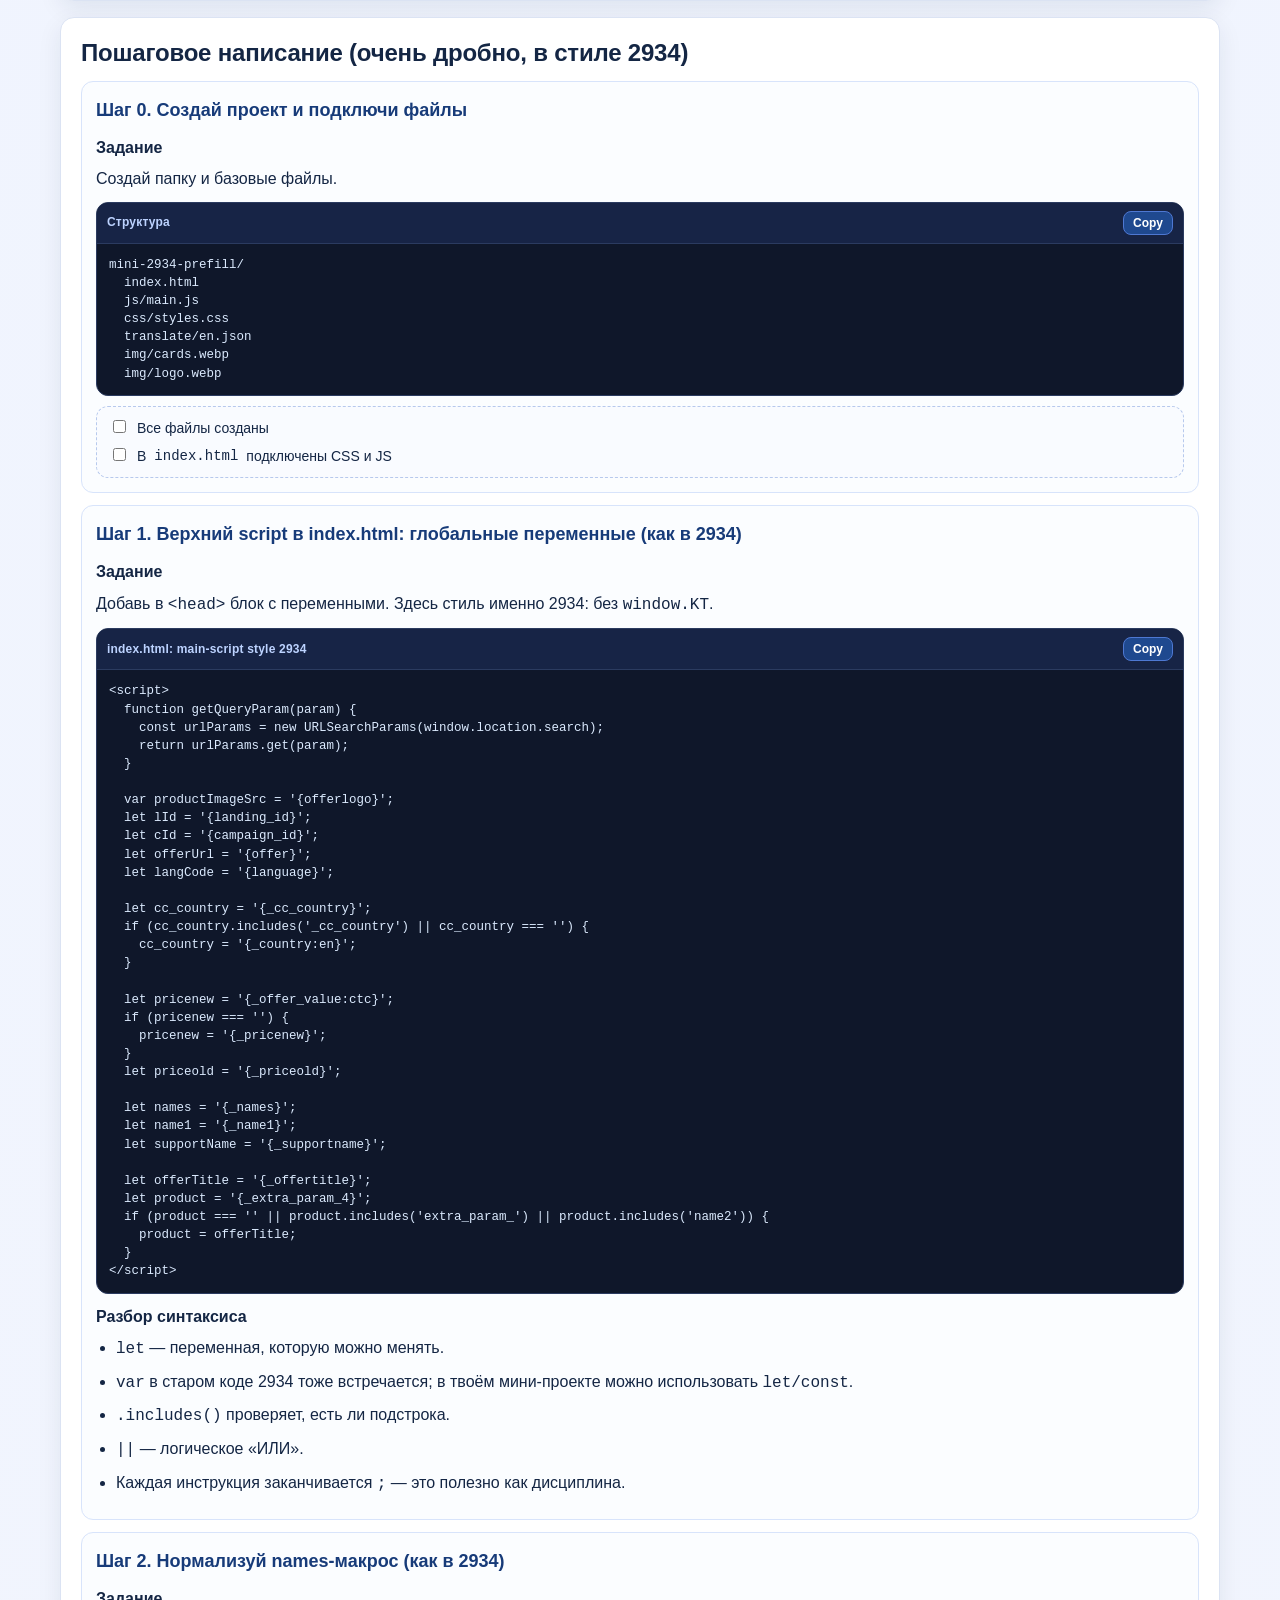
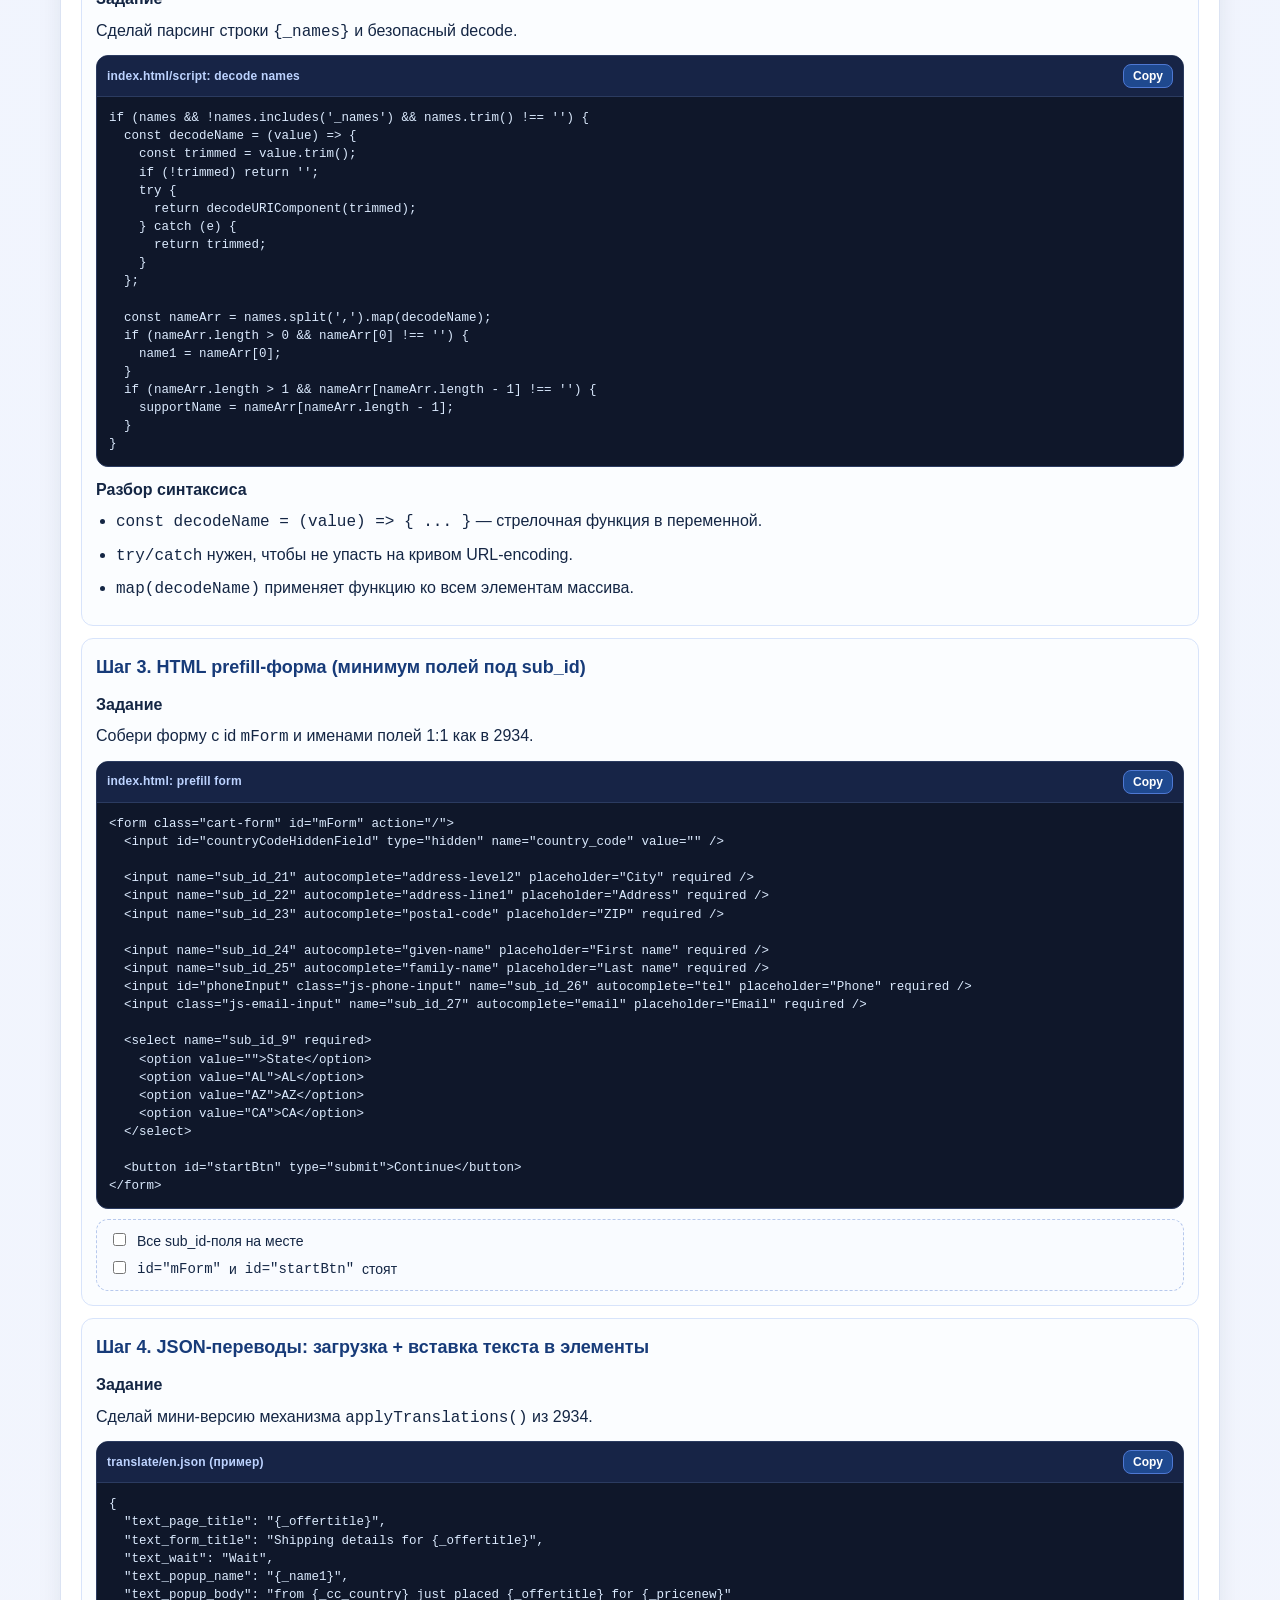
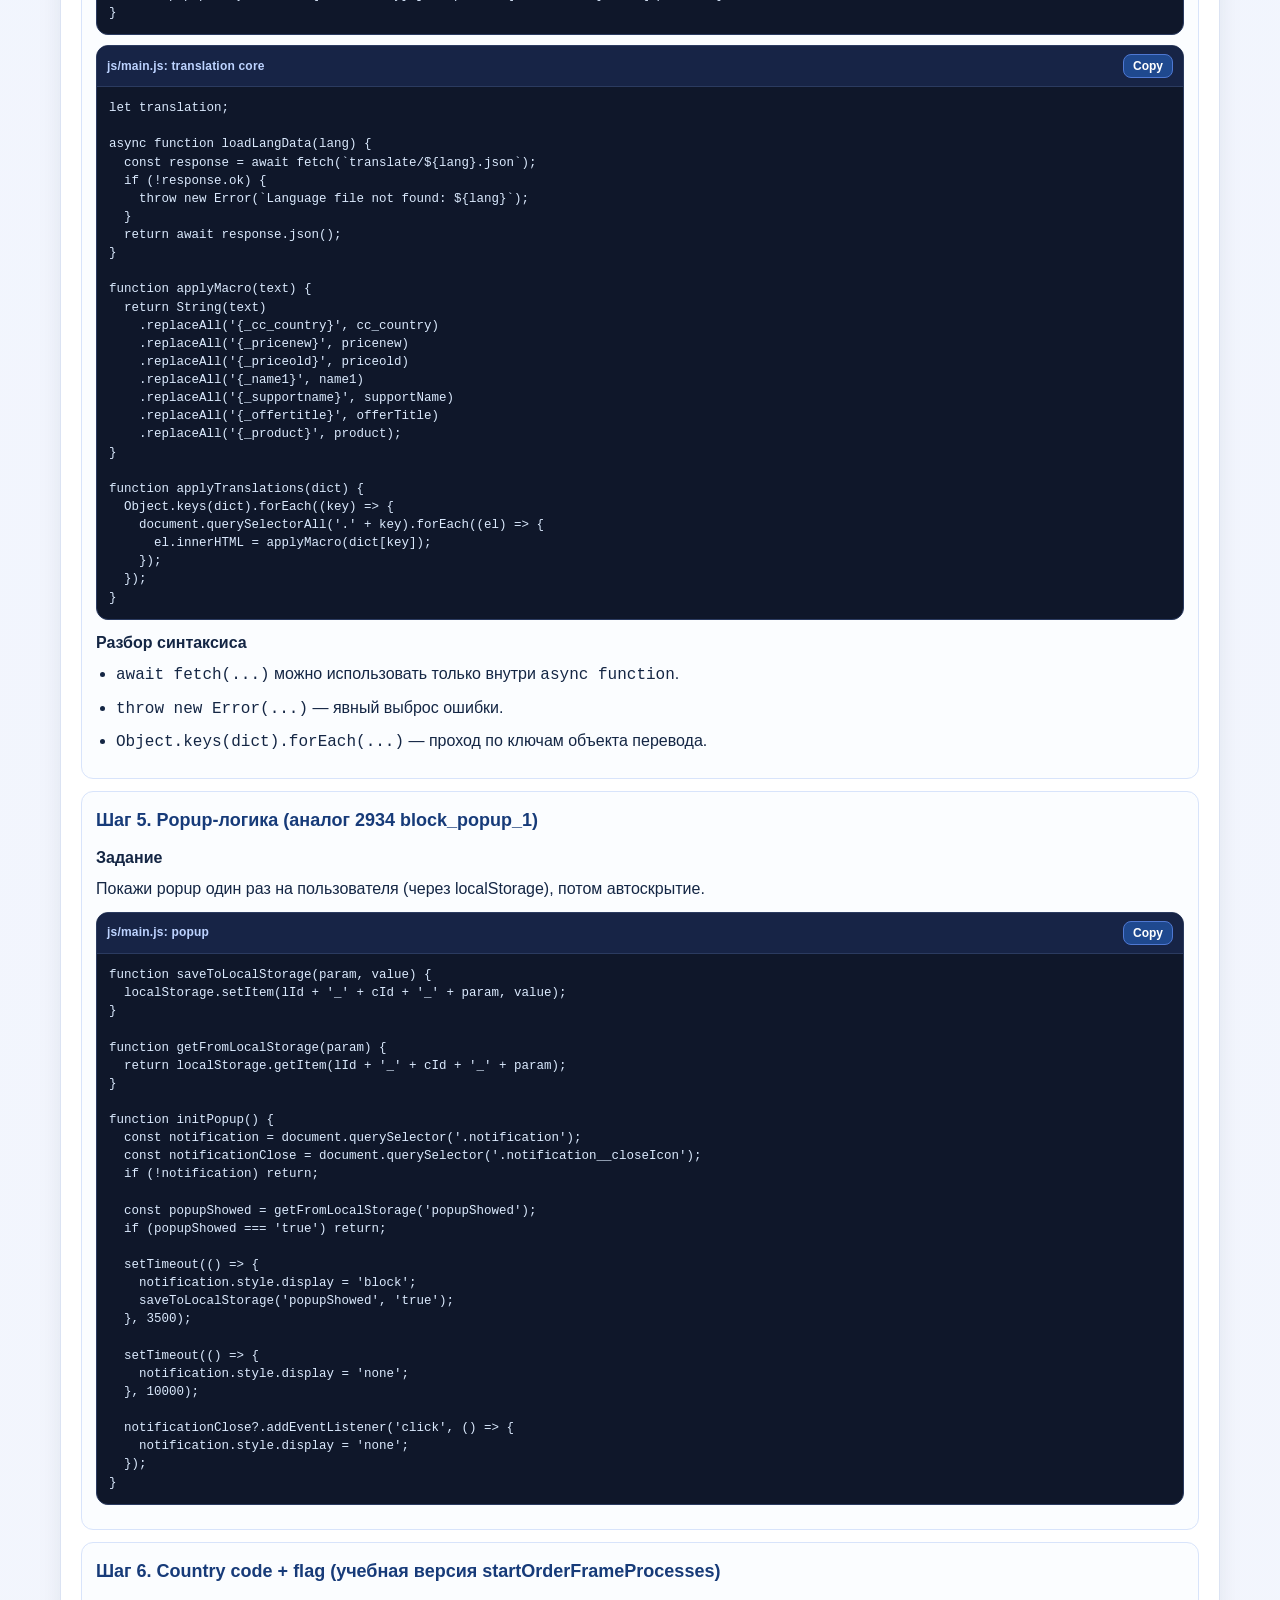
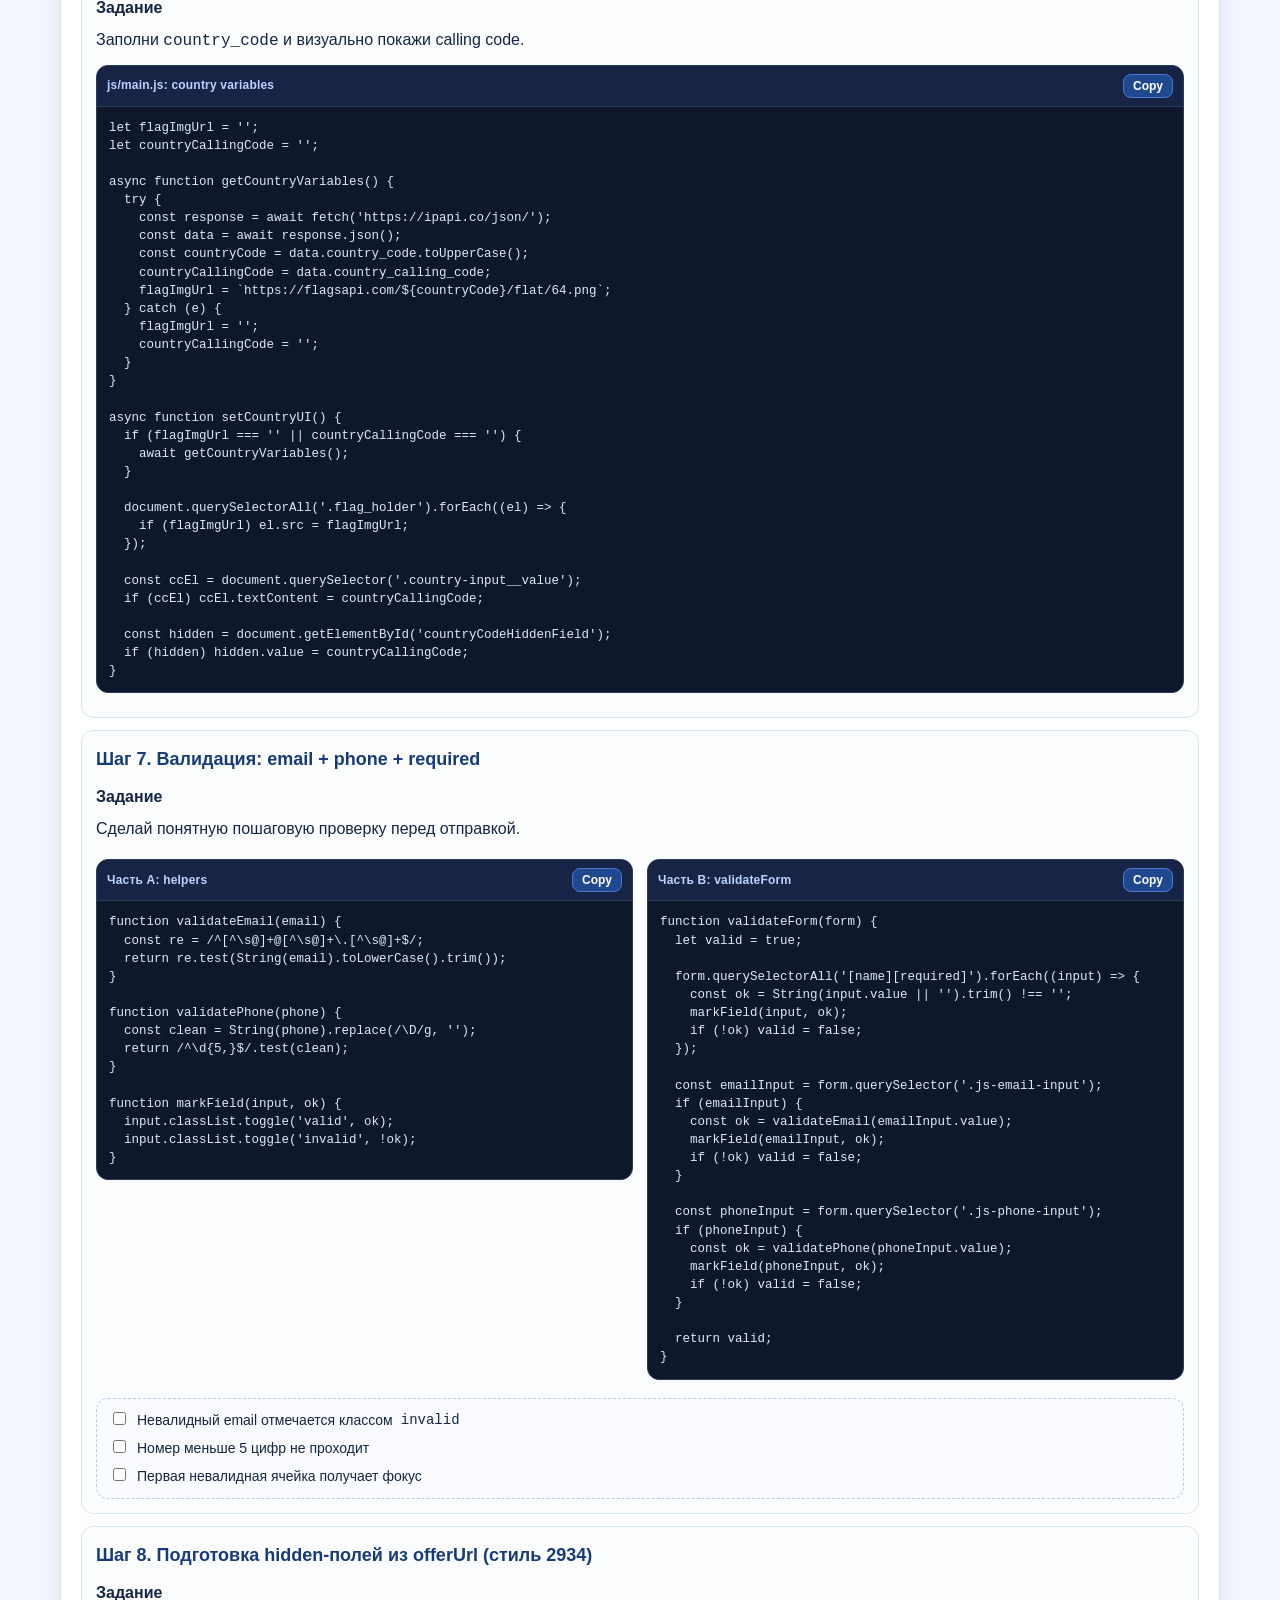
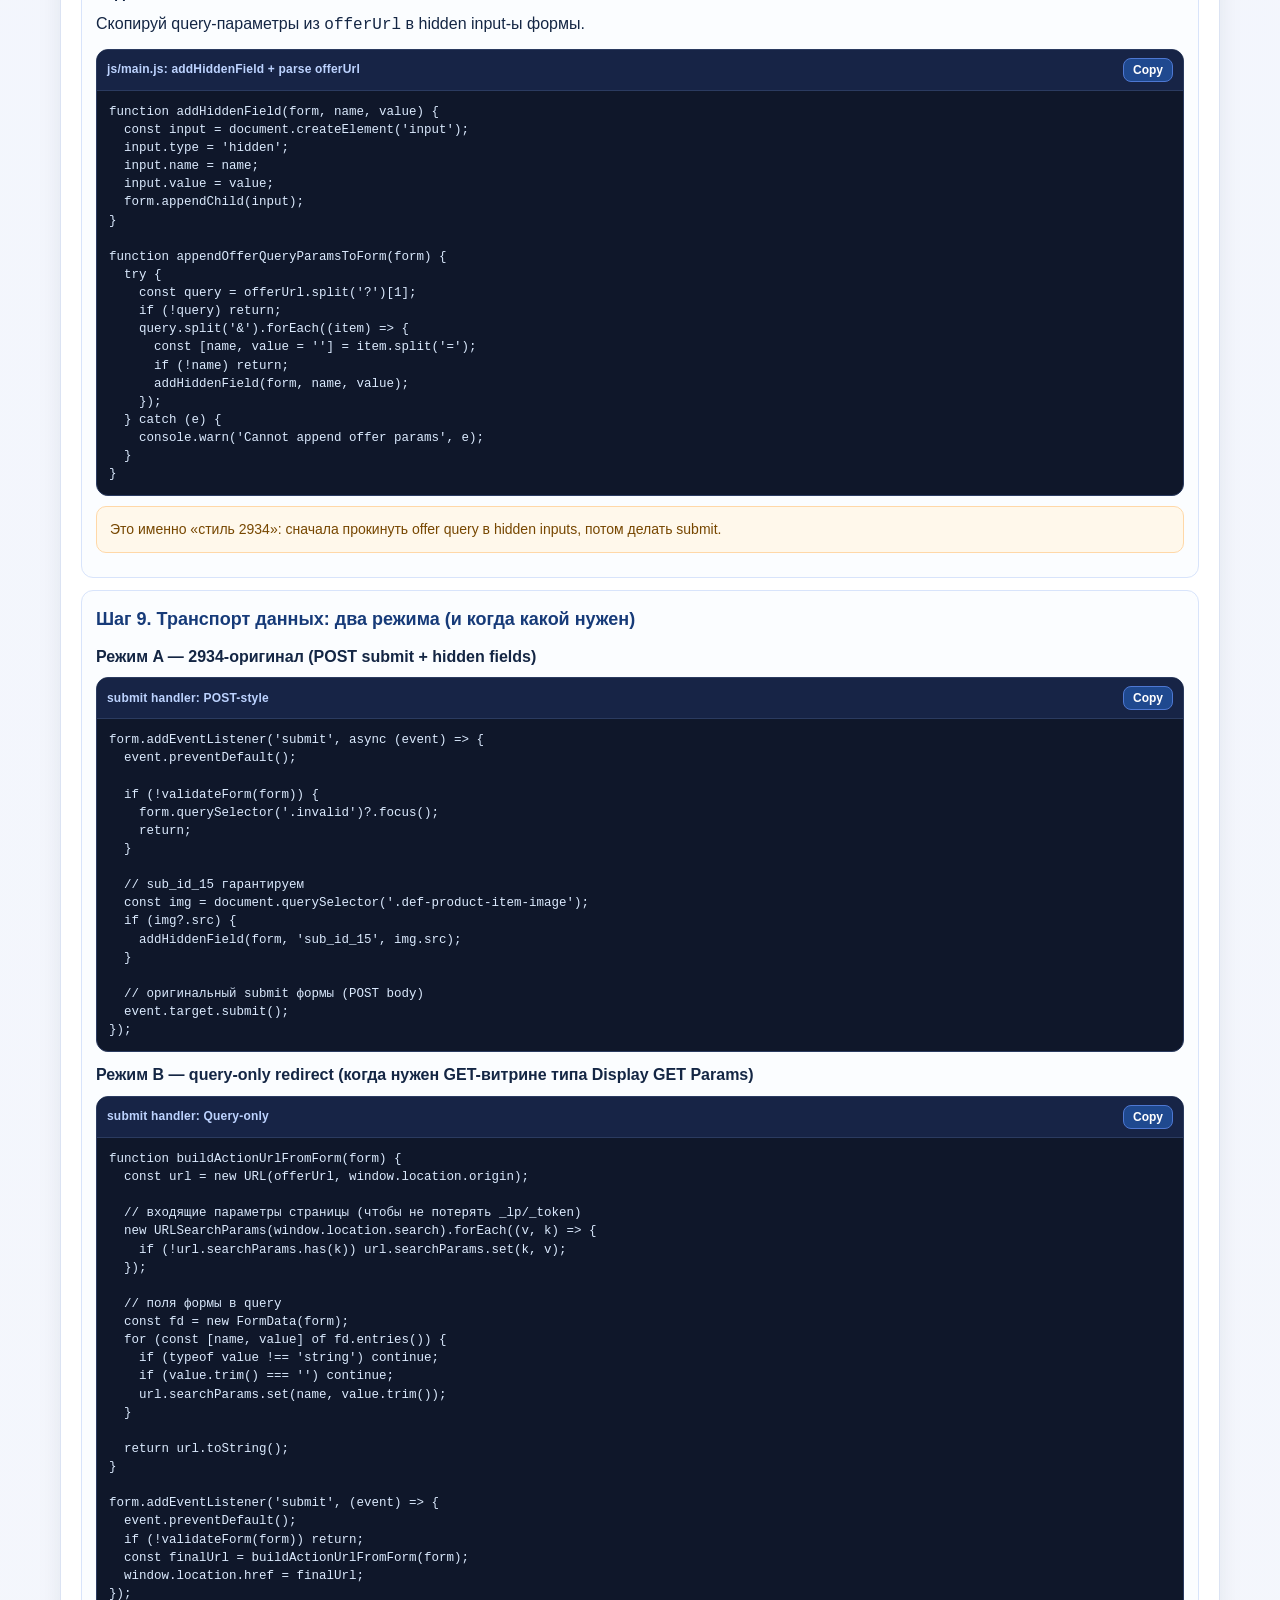
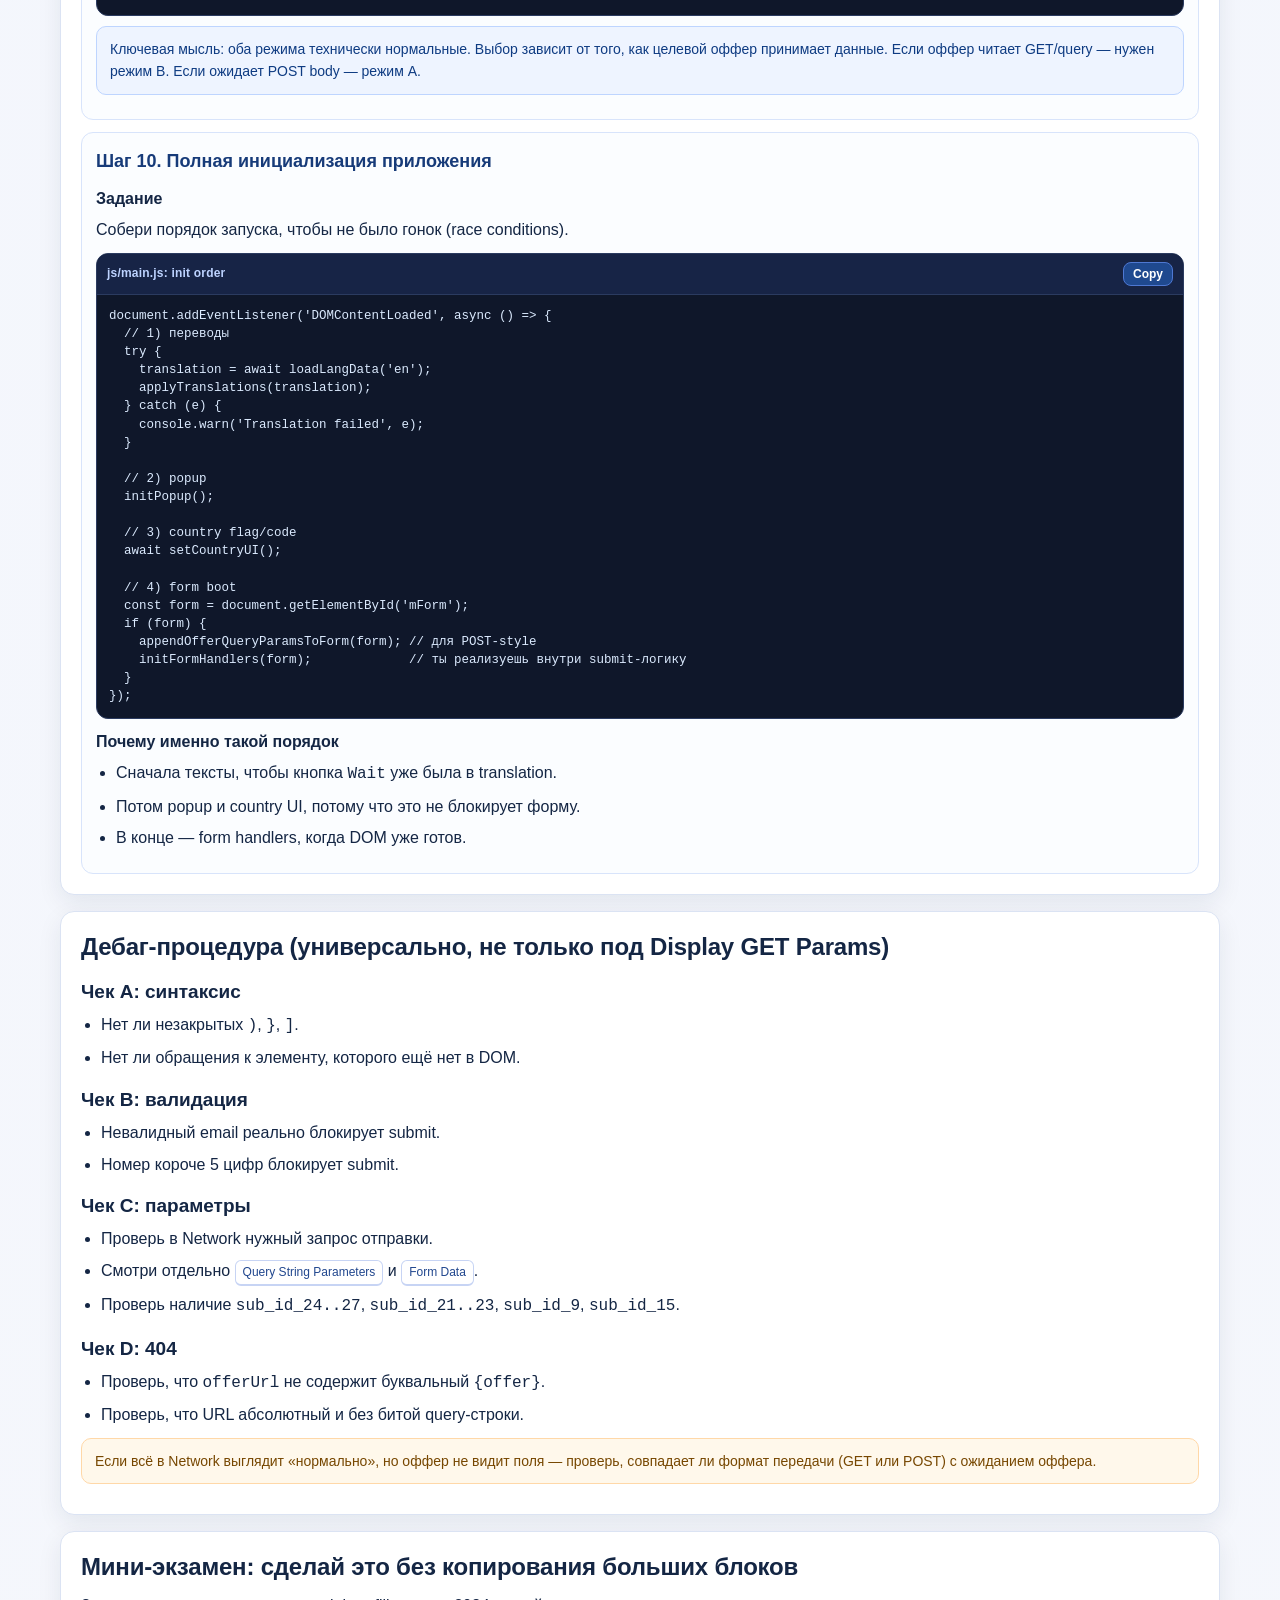
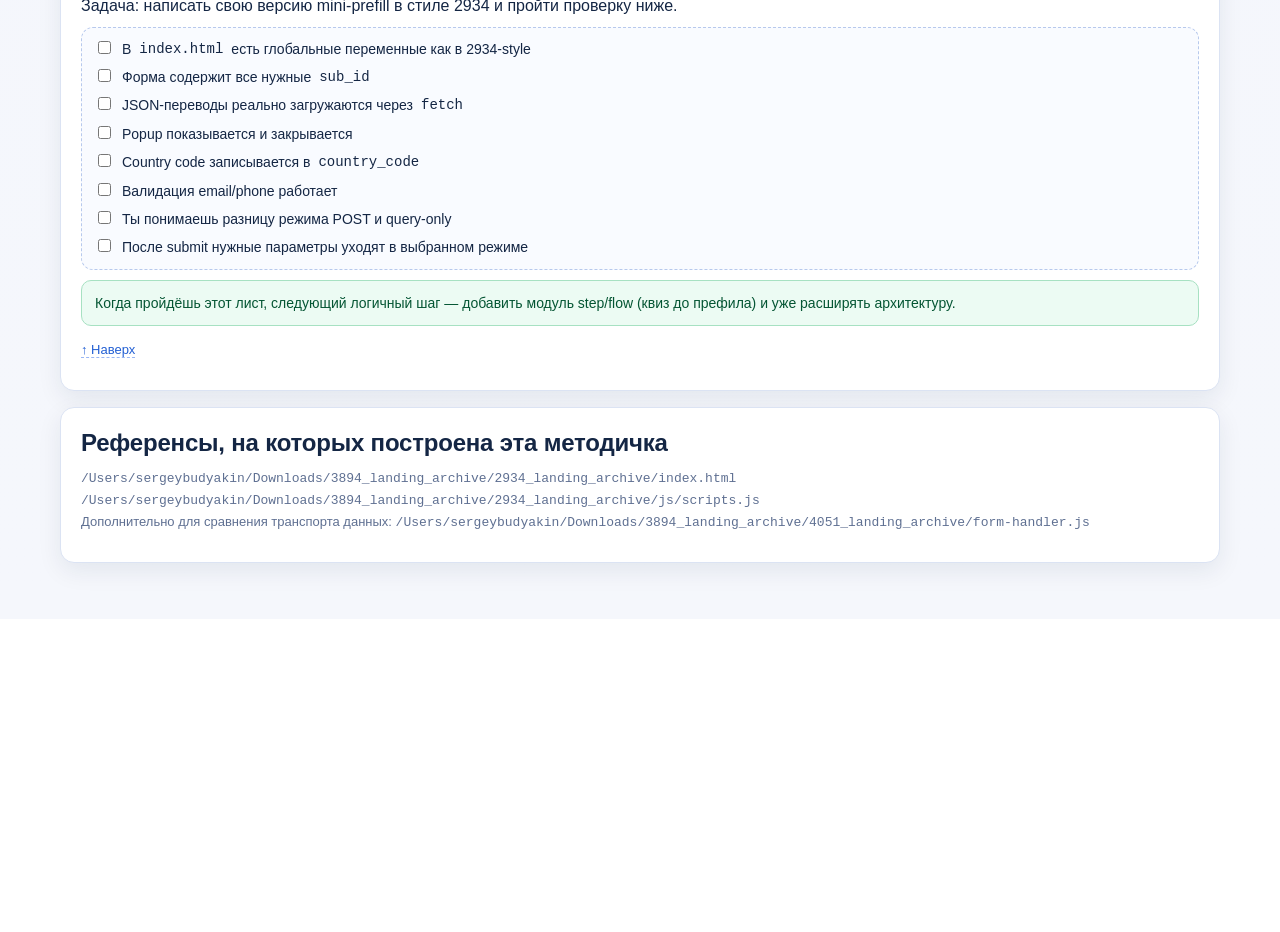
<file: materials_notThisProject/Atlas_frontend_some_materials/keitaro_prefill_workbook_2934.html>
<!doctype html>
<html lang="ru">
<head>
  <meta charset="UTF-8" />
  <meta name="viewport" content="width=device-width, initial-scale=1" />
  <title>Workbook 2934: Пишем мини-prefill с нуля</title>
  <style>
    :root {
      --bg: #f5f7fc;
      --card: #fff;
      --line: #dbe3f3;
      --text: #142644;
      --muted: #5f7092;
      --blue: #225fd3;
      --green: #0d8a52;
      --yellow: #b56b00;
      --red: #b42318;
      --code-bg: #0f172a;
      --code-head: #172446;
      --code-text: #dbeafe;
      --shadow: 0 8px 24px rgba(18, 36, 66, 0.08);
      --radius: 14px;
    }

    * { box-sizing: border-box; }

    html {
      width: 100%;
      max-width: 100%;
      overflow-x: hidden;
      scroll-behavior: smooth;
    }

    body {
      margin: 0;
      width: 100%;
      max-width: 100%;
      overflow-x: hidden;
      font-family: Inter, -apple-system, BlinkMacSystemFont, "Segoe UI", Roboto, Arial, sans-serif;
      color: var(--text);
      background: linear-gradient(180deg, #eef3ff 0%, var(--bg) 100%);
      line-height: 1.6;
    }

    .topbar {
      position: sticky;
      top: 0;
      z-index: 30;
      width: 100%;
      border-bottom: 1px solid var(--line);
      backdrop-filter: blur(10px);
      background: rgba(245, 247, 252, 0.94);
    }

    .topbar-inner {
      width: 100%;
      max-width: 1200px;
      margin: 0 auto;
      padding: 12px 20px;
      display: flex;
      gap: 10px;
      align-items: center;
      flex-wrap: wrap;
    }

    .nav-pill {
      border: 1px solid #c7d5f7;
      border-radius: 999px;
      padding: 6px 10px;
      font-size: 13px;
      color: #21498f;
      text-decoration: none;
      background: #fff;
      white-space: nowrap;
    }

    .nav-pill.brand {
      font-weight: 800;
      color: #0f2f69;
      background: #f7faff;
    }

    .wrap {
      width: 100%;
      max-width: 1200px;
      margin: 0 auto;
      padding: 22px 20px 56px;
      display: grid;
      gap: 16px;
    }

    .hero,
    .card {
      width: 100%;
      max-width: 100%;
      background: var(--card);
      border: 1px solid var(--line);
      border-radius: var(--radius);
      box-shadow: var(--shadow);
      padding: 20px;
    }

    .hero {
      background: radial-gradient(circle at top right, #dce8ff, #fff 58%);
    }

    h1 {
      margin: 0 0 10px;
      font-size: 31px;
      line-height: 1.22;
      letter-spacing: -0.35px;
    }

    h2 {
      margin: 0 0 10px;
      font-size: 24px;
      line-height: 1.28;
      letter-spacing: -0.2px;
    }

    h3 {
      margin: 16px 0 8px;
      font-size: 19px;
      line-height: 1.32;
    }

    h4 {
      margin: 12px 0 6px;
      font-size: 16px;
      line-height: 1.35;
    }

    p { margin: 8px 0; }

    ul {
      margin: 8px 0;
      padding-left: 20px;
    }

    li { margin: 6px 0; }

    .small { font-size: 13px; color: var(--muted); }

    .chips {
      display: flex;
      gap: 8px;
      flex-wrap: wrap;
      margin-top: 8px;
    }

    .chip {
      border: 1px solid #c2d2f5;
      border-radius: 999px;
      padding: 4px 9px;
      font-size: 12px;
      color: #24488f;
      background: #f8fbff;
    }

    .ok,
    .warn,
    .danger,
    .info {
      border-radius: 10px;
      border: 1px solid;
      padding: 11px 13px;
      margin: 10px 0;
      font-size: 14px;
    }

    .ok {
      border-color: #a7e1c2;
      background: #ecfbf3;
      color: #045533;
    }

    .warn {
      border-color: #ffd8a8;
      background: #fff8eb;
      color: #774700;
    }

    .danger {
      border-color: #f4b8b8;
      background: #fff2f2;
      color: #8a1111;
    }

    .info {
      border-color: #bed5ff;
      background: #eef4ff;
      color: #0e3b82;
    }

    .grid-2 {
      display: grid;
      grid-template-columns: repeat(2, minmax(0, 1fr));
      gap: 14px;
    }

    .checklist {
      border: 1px dashed #b7c9ed;
      border-radius: 12px;
      background: #f9fbff;
      padding: 10px 12px;
      display: grid;
      gap: 6px;
      margin-top: 8px;
    }

    .check {
      display: flex;
      align-items: flex-start;
      gap: 8px;
      font-size: 14px;
    }

    table {
      width: 100%;
      border-collapse: collapse;
      border: 1px solid var(--line);
      border-radius: 10px;
      overflow: hidden;
      table-layout: fixed;
      font-size: 14px;
    }

    thead th {
      background: #edf3ff;
      color: #1d3f82;
      font-weight: 700;
    }

    th,
    td {
      border-right: 1px solid var(--line);
      border-bottom: 1px solid var(--line);
      padding: 9px 10px;
      text-align: left;
      vertical-align: top;
      overflow-wrap: anywhere;
      word-break: break-word;
    }

    th:last-child,
    td:last-child { border-right: 0; }

    tr:last-child td { border-bottom: 0; }

    .step {
      border: 1px solid #d8e4fb;
      border-radius: 12px;
      background: #fbfdff;
      padding: 14px;
      margin-top: 12px;
    }

    .step-title {
      margin: 0 0 8px;
      font-weight: 800;
      font-size: 18px;
      color: #173b79;
    }

    .code {
      margin: 10px 0;
      border: 1px solid #2b3b60;
      border-radius: 12px;
      overflow: hidden;
      background: var(--code-bg);
      max-width: 100%;
    }

    .code-head {
      display: flex;
      align-items: center;
      justify-content: space-between;
      gap: 8px;
      padding: 8px 10px;
      background: var(--code-head);
      border-bottom: 1px solid #2b3b60;
    }

    .code-title {
      color: #bdd3ff;
      font-size: 12px;
      font-weight: 700;
      letter-spacing: 0.2px;
    }

    .copy-btn {
      border: 1px solid #4e78d2;
      border-radius: 8px;
      background: #1f498f;
      color: #fff;
      font-size: 12px;
      font-weight: 700;
      padding: 4px 9px;
      cursor: pointer;
      white-space: nowrap;
    }

    .copy-btn:hover { background: #2a5cba; }

    pre {
      margin: 0;
      padding: 12px;
      overflow: auto;
      color: var(--code-text);
      font-size: 12.5px;
      line-height: 1.45;
      tab-size: 2;
      white-space: pre-wrap;
      overflow-wrap: anywhere;
      word-break: break-word;
      max-width: 100%;
    }

    code {
      font-family: ui-monospace, SFMono-Regular, Menlo, Monaco, Consolas, "Liberation Mono", monospace;
    }

    .kbd {
      display: inline-block;
      border: 1px solid #c7d4f4;
      border-bottom-width: 2px;
      border-radius: 6px;
      padding: 2px 7px;
      font-size: 12px;
      background: #fff;
      color: #21478e;
      white-space: nowrap;
    }

    .link-top {
      color: var(--blue);
      font-size: 13px;
      text-decoration: none;
      border-bottom: 1px dashed #9ab7f4;
    }

    @media (max-width: 980px) {
      .grid-2 { grid-template-columns: 1fr; }
      h1 { font-size: 26px; }
      .topbar-inner,
      .wrap {
        padding-left: 12px;
        padding-right: 12px;
      }
    }
  </style>
</head>
<body>
  <header class="topbar" id="top">
    <div class="topbar-inner">
      <span class="nav-pill brand">Workbook 2934: Mini Prefill</span>
      <a class="nav-pill" href="#how">Как работать</a>
      <a class="nav-pill" href="#map">Карта sub_id</a>
      <a class="nav-pill" href="#compare">2934 vs 4051</a>
      <a class="nav-pill" href="#syntax">Синтаксис</a>
      <a class="nav-pill" href="#braces">Скобки</a>
      <a class="nav-pill" href="#steps">Пошагово</a>
      <a class="nav-pill" href="#transport">POST vs Query</a>
      <a class="nav-pill" href="#debug">Дебаг</a>
      <a class="nav-pill" href="#exam">Мини-экзамен</a>
    </div>
  </header>

  <main class="wrap">
    <section class="hero" id="how">
      <h1>Новая методичка: пишем мини-версию prefill в стиле 2934 (с нуля)</h1>
      <p>
        Эта методичка специально построена на стиле <strong>2934</strong>: глобальные переменные в <code>index.html</code>,
        логика в <code>js/main.js</code>, JSON-переводы, popup, валидация и отправка формы.
      </p>
      <p>
        Цель: ты не просто копируешь большие блоки, а понимаешь каждый шаг, каждую скобку и каждый метод JavaScript.
      </p>
      <div class="chips">
        <span class="chip">База: 2934_landing_archive</span>
        <span class="chip">Фокус: prefill + form submit</span>
        <span class="chip">Уровень: from zero</span>
        <span class="chip">Формат: задания + чекпоинты</span>
      </div>
      <div class="info">
        Предыдущую методичку (по 4051) не удаляем. Она остаётся как второй этап. Эта — именно под базовую архитектуру 2934.
      </div>
    </section>

    <section class="card">
      <h2>Что мы строим в этом практикуме</h2>
      <ul>
        <li>Одну страницу с prefill-формой (city/address/zip/name/phone/email/state).</li>
        <li>Popup-уведомление (аналог <code>block_popup_1</code> из 2934).</li>
        <li>Загрузку текстов из <code>translate/en.json</code> и подстановку макросов.</li>
        <li>Валидацию полей.</li>
        <li>Отправку параметров на оффер (два режима: 2934-style POST и query-only redirect).</li>
      </ul>

      <div class="warn">
        Важный момент: <strong>форма не обязана всегда отправляться только через URL</strong>. Это зависит от того,
        что ожидает целевой оффер/бекенд.
      </div>
    </section>

    <section class="card" id="map">
      <h2>Карта параметров (что должно передаваться)</h2>
      <table>
        <thead>
          <tr>
            <th>Параметр</th>
            <th>Смысл</th>
            <th>Откуда берётся</th>
          </tr>
        </thead>
        <tbody>
          <tr><td><code>sub_id_27</code></td><td>Email</td><td><code>input[name="sub_id_27"]</code></td></tr>
          <tr><td><code>sub_id_24</code></td><td>Имя</td><td><code>input[name="sub_id_24"]</code></td></tr>
          <tr><td><code>sub_id_25</code></td><td>Фамилия</td><td><code>input[name="sub_id_25"]</code></td></tr>
          <tr><td><code>sub_id_22</code></td><td>Адрес</td><td><code>input[name="sub_id_22"]</code></td></tr>
          <tr><td><code>sub_id_9</code></td><td>Штат</td><td><code>select[name="sub_id_9"]</code></td></tr>
          <tr><td><code>sub_id_23</code></td><td>Zip/Post code</td><td><code>input[name="sub_id_23"]</code></td></tr>
          <tr><td><code>sub_id_21</code></td><td>Город</td><td><code>input[name="sub_id_21"]</code></td></tr>
          <tr><td><code>sub_id_26</code></td><td>Телефон</td><td><code>input[name="sub_id_26"]</code></td></tr>
          <tr><td><code>sub_id_15</code></td><td>Product image</td><td>hidden поле, заполняется из src картинки</td></tr>
          <tr><td><code>country_code</code></td><td>Country calling code</td><td>hidden поле, заполняется логикой флага/кода</td></tr>
          <tr><td><code>_lp</code>, <code>_token</code></td><td>служебные Keitaro</td><td>из входящего URL / hidden поля</td></tr>
        </tbody>
      </table>
    </section>

    <section class="card" id="compare">
      <h2>2934 vs 4051: одна логика, разный bootstrap</h2>
      <p>
        Ты правильно заметил: в 4051 часто встречается <code>window.KT</code> и другой стиль инициализации,
        а в 2934 всё «классически» через глобальные переменные и общий <code>scripts.js</code>.
      </p>
      <table>
        <thead>
          <tr>
            <th>Аспект</th>
            <th>2934 (база для обучения)</th>
            <th>4051 (адаптированный/выкачанный)</th>
            <th>Что важно понять</th>
          </tr>
        </thead>
        <tbody>
          <tr>
            <td>Источник данных</td>
            <td>Глобальные <code>let/var</code> в <code>&lt;head&gt;</code></td>
            <td>Часть данных может жить в <code>window.KT</code></td>
            <td>Логика передачи параметров та же, меняется только место хранения переменных</td>
          </tr>
          <tr>
            <td>Форма</td>
            <td><code>#mForm</code> + <code>submit()</code> + hidden inputs</td>
            <td>Может быть кастомный form-handler</td>
            <td>Всегда смотри, в каком формате целевой оффер ждёт данные: POST или GET</td>
          </tr>
          <tr>
            <td>Макросы</td>
            <td><code>{_offertitle}</code>, <code>{_pricenew}</code> и т.д.</td>
            <td>Те же макросы, но иногда через промежуточный runtime-объект</td>
            <td>Макросы подставляет Keitaro, не сам JS-код</td>
          </tr>
          <tr>
            <td>Поля</td>
            <td>Базовый набор <code>sub_id_21..27</code>, <code>sub_id_9</code>, <code>sub_id_15</code></td>
            <td>Могут добавляться специфичные поля (например, <code>paymentOption</code>)</td>
            <td>Специфичные поля не ломают базу, если основной набор сабов сохранён</td>
          </tr>
          <tr>
            <td>Дебаг</td>
            <td>Network + читаемый скрипт</td>
            <td>Network + минифицированные/кастомные обработчики</td>
            <td>Начинай от модели 2934, потом маппь отличия в 4051</td>
          </tr>
        </tbody>
      </table>

      <div class="info">
        Вывод: учиться писать с нуля лучше на 2934. Когда база понятна, 4051 воспринимается как та же логика в другом синтаксическом «корпусе».
      </div>

      <h3>Где здесь openUrl / actionUrl / waitOn</h3>
      <ul>
        <li><code>openUrl</code> в 2934 — это финальная ссылка оффера (источник: макрос <code>{offer}</code>).</li>
        <li><code>actionUrl</code> — техническое имя переменной, когда ты программно собираешь URL перед редиректом (например, query-only режим).</li>
        <li><code>waitOn(...)</code> в 2934 — это UX-логика кнопки (блокирует кнопку и ставит текст ожидания), а не транспорт данных.</li>
      </ul>
      <div class="warn">
        Частая ошибка новичка: менять UX-функции (типа <code>waitOn</code>) и ждать, что починится отправка параметров.
        Отправку определяет обработчик submit и формат транспорта (POST body или GET query).
      </div>
    </section>

    <section class="card" id="syntax">
      <h2>Мини-словарь синтаксиса JavaScript (чтобы не теряться в скобках)</h2>

      <div class="grid-2">
        <div>
          <h3>1) Функция</h3>
          <div class="code">
            <div class="code-head">
              <div class="code-title">Синтаксис function</div>
              <button class="copy-btn" data-copy-target="syn-func">Copy</button>
            </div>
            <pre id="syn-func"><code>function validatePhone(phone) {
  // тело функции
  return /^\d{5,}$/.test(String(phone));
}</code></pre>
          </div>
          <ul>
            <li><code>function</code> — ключевое слово.</li>
            <li><code>validatePhone</code> — имя функции.</li>
            <li><code>(phone)</code> — аргументы в круглых скобках.</li>
            <li><code>{ ... }</code> — тело функции в фигурных скобках.</li>
            <li><code>return</code> — что функция возвращает наружу.</li>
          </ul>
        </div>

        <div>
          <h3>2) Условие if/else</h3>
          <div class="code">
            <div class="code-head">
              <div class="code-title">Синтаксис if/else</div>
              <button class="copy-btn" data-copy-target="syn-if">Copy</button>
            </div>
            <pre id="syn-if"><code>if (email !== '') {
  // если условие true
} else {
  // если false
}</code></pre>
          </div>
          <ul>
            <li>Условие всегда в <code>(...)</code>.</li>
            <li>Блоки действий в <code>{...}</code>.</li>
          </ul>
        </div>
      </div>

      <div class="grid-2">
        <div>
          <h3>3) Цикл по массиву/NodeList</h3>
          <div class="code">
            <div class="code-head">
              <div class="code-title">forEach с arrow function</div>
              <button class="copy-btn" data-copy-target="syn-foreach">Copy</button>
            </div>
            <pre id="syn-foreach"><code>inputs.forEach((el) => {
  const ok = el.value.trim() !== '';
  if (!ok) valid = false;
});</code></pre>
          </div>
          <ul>
            <li><code>=&gt;</code> — стрелочная функция.</li>
            <li>Если аргумент один, можно писать <code>el =&gt; { ... }</code>.</li>
          </ul>
        </div>

        <div>
          <h3>4) try/catch</h3>
          <div class="code">
            <div class="code-head">
              <div class="code-title">Обработка ошибок</div>
              <button class="copy-btn" data-copy-target="syn-try">Copy</button>
            </div>
            <pre id="syn-try"><code>try {
  const url = new URL(offerUrl, window.location.origin);
} catch (e) {
  console.error(e);
}</code></pre>
          </div>
          <ul>
            <li><code>try</code> — опасный код.</li>
            <li><code>catch</code> — что делать, если ошибка.</li>
          </ul>
        </div>
      </div>

      <h3>5) Регулярка на примере телефона</h3>
      <div class="code">
        <div class="code-head">
          <div class="code-title">RegExp разбор</div>
          <button class="copy-btn" data-copy-target="syn-regex">Copy</button>
        </div>
        <pre id="syn-regex"><code>const re = /^\d{5,}$/;
const clean = String(phone).replace(/\D/g, '');
const ok = re.test(clean);</code></pre>
      </div>
      <ul>
        <li><code>^</code> — начало строки, <code>$</code> — конец строки.</li>
        <li><code>\d</code> — цифра.</li>
        <li><code>{5,}</code> — минимум 5 символов.</li>
        <li><code>/\D/g</code> — все нецифры (удаляем форматирование, пробелы, скобки).</li>
      </ul>
    </section>

    <section class="card" id="braces">
      <h2>Шпаргалка по скобкам и структуре кода (чтобы не путаться при наборе)</h2>
      <p>
        Этот блок держи открытым рядом, когда пишешь код с нуля. Здесь не логика бизнеса, а именно «как правильно собрать синтаксис».
      </p>

      <div class="grid-2">
        <div>
          <h3>1) Обычная функция</h3>
          <div class="code">
            <div class="code-head">
              <div class="code-title">function skeleton</div>
              <button class="copy-btn" data-copy-target="brace-fn">Copy</button>
            </div>
            <pre id="brace-fn"><code>function validateEmail(email) {
  const value = String(email).trim().toLowerCase();
  const re = /^[^\s@]+@[^\s@]+\.[^\s@]+$/;
  return re.test(value);
}</code></pre>
          </div>
          <ul>
            <li><code>()</code> после имени функции — параметры.</li>
            <li><code>{}</code> — тело функции.</li>
            <li><code>return ...;</code> завершает функцию и возвращает результат.</li>
          </ul>
        </div>

        <div>
          <h3>2) Стрелочная функция</h3>
          <div class="code">
            <div class="code-head">
              <div class="code-title">arrow skeleton</div>
              <button class="copy-btn" data-copy-target="brace-arrow">Copy</button>
            </div>
            <pre id="brace-arrow"><code>const normalize = (value) => {
  return String(value).trim();
};</code></pre>
          </div>
          <ul>
            <li><code>=&gt;</code> — стрелка между параметрами и телом.</li>
            <li>После закрывающей <code>}</code> ставится <code>;</code>, потому что это присваивание переменной.</li>
          </ul>
        </div>
      </div>

      <div class="grid-2">
        <div>
          <h3>3) if / else</h3>
          <div class="code">
            <div class="code-head">
              <div class="code-title">if-else skeleton</div>
              <button class="copy-btn" data-copy-target="brace-if">Copy</button>
            </div>
            <pre id="brace-if"><code>if (!email) {
  markField(emailInput, false);
} else {
  markField(emailInput, true);
}</code></pre>
          </div>
          <ul>
            <li>После <code>if</code> условие всегда в <code>()</code>.</li>
            <li>Блоки веток — в <code>{}</code>.</li>
          </ul>
        </div>

        <div>
          <h3>4) forEach</h3>
          <div class="code">
            <div class="code-head">
              <div class="code-title">forEach skeleton</div>
              <button class="copy-btn" data-copy-target="brace-foreach">Copy</button>
            </div>
            <pre id="brace-foreach"><code>form.querySelectorAll('[name][required]').forEach((input) => {
  const ok = String(input.value || '').trim() !== '';
  markField(input, ok);
});</code></pre>
          </div>
          <ul>
            <li><code>forEach((item) =&gt; { ... })</code>: сначала круглые, потом фигурные.</li>
            <li>В конце всей конструкции — <code>);</code>.</li>
          </ul>
        </div>
      </div>

      <div class="grid-2">
        <div>
          <h3>5) setTimeout</h3>
          <div class="code">
            <div class="code-head">
              <div class="code-title">setTimeout skeleton</div>
              <button class="copy-btn" data-copy-target="brace-timeout">Copy</button>
            </div>
            <pre id="brace-timeout"><code>setTimeout(() => {
  notification.style.display = 'none';
}, 10000);</code></pre>
          </div>
          <ul>
            <li>Сначала функция-колбэк <code>() =&gt; { ... }</code>.</li>
            <li>Потом через запятую число миллисекунд.</li>
            <li>Закрытие: <code>}, 10000);</code>.</li>
          </ul>
        </div>

        <div>
          <h3>6) addEventListener submit</h3>
          <div class="code">
            <div class="code-head">
              <div class="code-title">submit skeleton</div>
              <button class="copy-btn" data-copy-target="brace-submit">Copy</button>
            </div>
            <pre id="brace-submit"><code>form.addEventListener('submit', (event) => {
  event.preventDefault();
  if (!validateForm(form)) return;
  const actionUrl = buildActionUrlFromForm(form);
  window.location.href = actionUrl;
});</code></pre>
          </div>
          <ul>
            <li>Первый аргумент — тип события в строке.</li>
            <li>Второй — функция-обработчик.</li>
            <li>В конце обязательно <code>);</code>.</li>
          </ul>
        </div>
      </div>

      <h3>Мини-словарь методов из твоего кейса</h3>
      <table>
        <thead>
          <tr>
            <th>Метод / конструкция</th>
            <th>Что делает</th>
            <th>Мини-пример</th>
          </tr>
        </thead>
        <tbody>
          <tr><td><code>querySelector()</code></td><td>Берёт первый элемент по CSS-селектору</td><td><code>document.querySelector('.js-email-input')</code></td></tr>
          <tr><td><code>querySelectorAll()</code></td><td>Берёт все подходящие элементы</td><td><code>form.querySelectorAll('[required]')</code></td></tr>
          <tr><td><code>classList.toggle()</code></td><td>Добавляет/убирает класс по условию</td><td><code>el.classList.toggle('invalid', !ok)</code></td></tr>
          <tr><td><code>trim()</code></td><td>Убирает пробелы в начале и конце строки</td><td><code>'  abc '.trim()</code> → <code>'abc'</code></td></tr>
          <tr><td><code>toLowerCase()</code></td><td>Переводит строку в нижний регистр</td><td><code>'A@B.COM'.toLowerCase()</code></td></tr>
          <tr><td><code>test()</code></td><td>Проверка строки регуляркой</td><td><code>/^\d+$/.test('123')</code> → <code>true</code></td></tr>
          <tr><td><code>return</code></td><td>Возвращает значение из функции</td><td><code>return valid;</code></td></tr>
        </tbody>
      </table>

      <div class="checklist">
        <label class="check"><input type="checkbox"/> Я понимаю, где ставить <code>);</code> у <code>forEach</code> и <code>addEventListener</code></label>
        <label class="check"><input type="checkbox"/> Я понимаю разницу между <code>function</code> и <code>const fn = () =&gt; {}</code></label>
        <label class="check"><input type="checkbox"/> Я понимаю, где нужен <code>return</code> и где он не нужен</label>
      </div>
    </section>

    <section class="card" id="steps">
      <h2>Пошаговое написание (очень дробно, в стиле 2934)</h2>

      <div class="step">
        <p class="step-title">Шаг 0. Создай проект и подключи файлы</p>
        <h4>Задание</h4>
        <p>Создай папку и базовые файлы.</p>
        <div class="code">
          <div class="code-head">
            <div class="code-title">Структура</div>
            <button class="copy-btn" data-copy-target="step0-structure">Copy</button>
          </div>
          <pre id="step0-structure"><code>mini-2934-prefill/
  index.html
  js/main.js
  css/styles.css
  translate/en.json
  img/cards.webp
  img/logo.webp</code></pre>
        </div>

        <div class="checklist">
          <label class="check"><input type="checkbox"/> Все файлы созданы</label>
          <label class="check"><input type="checkbox"/> В <code>index.html</code> подключены CSS и JS</label>
        </div>
      </div>

      <div class="step">
        <p class="step-title">Шаг 1. Верхний script в index.html: глобальные переменные (как в 2934)</p>
        <h4>Задание</h4>
        <p>Добавь в <code>&lt;head&gt;</code> блок с переменными. Здесь стиль именно 2934: без <code>window.KT</code>.</p>

        <div class="code">
          <div class="code-head">
            <div class="code-title">index.html: main-script style 2934</div>
            <button class="copy-btn" data-copy-target="step1-vars">Copy</button>
          </div>
          <pre id="step1-vars"><code>&lt;script&gt;
  function getQueryParam(param) {
    const urlParams = new URLSearchParams(window.location.search);
    return urlParams.get(param);
  }

  var productImageSrc = '{offerlogo}';
  let lId = '{landing_id}';
  let cId = '{campaign_id}';
  let offerUrl = '{offer}';
  let langCode = '{language}';

  let cc_country = '{_cc_country}';
  if (cc_country.includes('_cc_country') || cc_country === '') {
    cc_country = '{_country:en}';
  }

  let pricenew = '{_offer_value:ctc}';
  if (pricenew === '') {
    pricenew = '{_pricenew}';
  }
  let priceold = '{_priceold}';

  let names = '{_names}';
  let name1 = '{_name1}';
  let supportName = '{_supportname}';

  let offerTitle = '{_offertitle}';
  let product = '{_extra_param_4}';
  if (product === '' || product.includes('extra_param_') || product.includes('name2')) {
    product = offerTitle;
  }
&lt;/script&gt;</code></pre>
        </div>

        <h4>Разбор синтаксиса</h4>
        <ul>
          <li><code>let</code> — переменная, которую можно менять.</li>
          <li><code>var</code> в старом коде 2934 тоже встречается; в твоём мини-проекте можно использовать <code>let/const</code>.</li>
          <li><code>.includes()</code> проверяет, есть ли подстрока.</li>
          <li><code>||</code> — логическое «ИЛИ».</li>
          <li>Каждая инструкция заканчивается <code>;</code> — это полезно как дисциплина.</li>
        </ul>
      </div>

      <div class="step">
        <p class="step-title">Шаг 2. Нормализуй names-макрос (как в 2934)</p>
        <h4>Задание</h4>
        <p>Сделай парсинг строки <code>{_names}</code> и безопасный decode.</p>

        <div class="code">
          <div class="code-head">
            <div class="code-title">index.html/script: decode names</div>
            <button class="copy-btn" data-copy-target="step2-names">Copy</button>
          </div>
          <pre id="step2-names"><code>if (names && !names.includes('_names') && names.trim() !== '') {
  const decodeName = (value) => {
    const trimmed = value.trim();
    if (!trimmed) return '';
    try {
      return decodeURIComponent(trimmed);
    } catch (e) {
      return trimmed;
    }
  };

  const nameArr = names.split(',').map(decodeName);
  if (nameArr.length > 0 && nameArr[0] !== '') {
    name1 = nameArr[0];
  }
  if (nameArr.length > 1 && nameArr[nameArr.length - 1] !== '') {
    supportName = nameArr[nameArr.length - 1];
  }
}</code></pre>
        </div>

        <h4>Разбор синтаксиса</h4>
        <ul>
          <li><code>const decodeName = (value) =&gt; { ... }</code> — стрелочная функция в переменной.</li>
          <li><code>try/catch</code> нужен, чтобы не упасть на кривом URL-encoding.</li>
          <li><code>map(decodeName)</code> применяет функцию ко всем элементам массива.</li>
        </ul>
      </div>

      <div class="step">
        <p class="step-title">Шаг 3. HTML prefill-форма (минимум полей под sub_id)</p>
        <h4>Задание</h4>
        <p>Собери форму с id <code>mForm</code> и именами полей 1:1 как в 2934.</p>

        <div class="code">
          <div class="code-head">
            <div class="code-title">index.html: prefill form</div>
            <button class="copy-btn" data-copy-target="step3-form">Copy</button>
          </div>
          <pre id="step3-form"><code>&lt;form class="cart-form" id="mForm" action="/"&gt;
  &lt;input id="countryCodeHiddenField" type="hidden" name="country_code" value="" /&gt;

  &lt;input name="sub_id_21" autocomplete="address-level2" placeholder="City" required /&gt;
  &lt;input name="sub_id_22" autocomplete="address-line1" placeholder="Address" required /&gt;
  &lt;input name="sub_id_23" autocomplete="postal-code" placeholder="ZIP" required /&gt;

  &lt;input name="sub_id_24" autocomplete="given-name" placeholder="First name" required /&gt;
  &lt;input name="sub_id_25" autocomplete="family-name" placeholder="Last name" required /&gt;
  &lt;input id="phoneInput" class="js-phone-input" name="sub_id_26" autocomplete="tel" placeholder="Phone" required /&gt;
  &lt;input class="js-email-input" name="sub_id_27" autocomplete="email" placeholder="Email" required /&gt;

  &lt;select name="sub_id_9" required&gt;
    &lt;option value=""&gt;State&lt;/option&gt;
    &lt;option value="AL"&gt;AL&lt;/option&gt;
    &lt;option value="AZ"&gt;AZ&lt;/option&gt;
    &lt;option value="CA"&gt;CA&lt;/option&gt;
  &lt;/select&gt;

  &lt;button id="startBtn" type="submit"&gt;Continue&lt;/button&gt;
&lt;/form&gt;</code></pre>
        </div>

        <div class="checklist">
          <label class="check"><input type="checkbox"/> Все sub_id-поля на месте</label>
          <label class="check"><input type="checkbox"/> <code>id="mForm"</code> и <code>id="startBtn"</code> стоят</label>
        </div>
      </div>

      <div class="step">
        <p class="step-title">Шаг 4. JSON-переводы: загрузка + вставка текста в элементы</p>
        <h4>Задание</h4>
        <p>Сделай мини-версию механизма <code>applyTranslations()</code> из 2934.</p>

        <div class="code">
          <div class="code-head">
            <div class="code-title">translate/en.json (пример)</div>
            <button class="copy-btn" data-copy-target="step4-json">Copy</button>
          </div>
          <pre id="step4-json"><code>{
  "text_page_title": "{_offertitle}",
  "text_form_title": "Shipping details for {_offertitle}",
  "text_wait": "Wait",
  "text_popup_name": "{_name1}",
  "text_popup_body": "from {_cc_country} just placed {_offertitle} for {_pricenew}"
}</code></pre>
        </div>

        <div class="code">
          <div class="code-head">
            <div class="code-title">js/main.js: translation core</div>
            <button class="copy-btn" data-copy-target="step4-js">Copy</button>
          </div>
          <pre id="step4-js"><code>let translation;

async function loadLangData(lang) {
  const response = await fetch(`translate/${lang}.json`);
  if (!response.ok) {
    throw new Error(`Language file not found: ${lang}`);
  }
  return await response.json();
}

function applyMacro(text) {
  return String(text)
    .replaceAll('{_cc_country}', cc_country)
    .replaceAll('{_pricenew}', pricenew)
    .replaceAll('{_priceold}', priceold)
    .replaceAll('{_name1}', name1)
    .replaceAll('{_supportname}', supportName)
    .replaceAll('{_offertitle}', offerTitle)
    .replaceAll('{_product}', product);
}

function applyTranslations(dict) {
  Object.keys(dict).forEach((key) => {
    document.querySelectorAll('.' + key).forEach((el) => {
      el.innerHTML = applyMacro(dict[key]);
    });
  });
}</code></pre>
        </div>

        <h4>Разбор синтаксиса</h4>
        <ul>
          <li><code>await fetch(...)</code> можно использовать только внутри <code>async function</code>.</li>
          <li><code>throw new Error(...)</code> — явный выброс ошибки.</li>
          <li><code>Object.keys(dict).forEach(...)</code> — проход по ключам объекта перевода.</li>
        </ul>
      </div>

      <div class="step">
        <p class="step-title">Шаг 5. Popup-логика (аналог 2934 block_popup_1)</p>
        <h4>Задание</h4>
        <p>Покажи popup один раз на пользователя (через localStorage), потом автоскрытие.</p>

        <div class="code">
          <div class="code-head">
            <div class="code-title">js/main.js: popup</div>
            <button class="copy-btn" data-copy-target="step5-popup">Copy</button>
          </div>
          <pre id="step5-popup"><code>function saveToLocalStorage(param, value) {
  localStorage.setItem(lId + '_' + cId + '_' + param, value);
}

function getFromLocalStorage(param) {
  return localStorage.getItem(lId + '_' + cId + '_' + param);
}

function initPopup() {
  const notification = document.querySelector('.notification');
  const notificationClose = document.querySelector('.notification__closeIcon');
  if (!notification) return;

  const popupShowed = getFromLocalStorage('popupShowed');
  if (popupShowed === 'true') return;

  setTimeout(() => {
    notification.style.display = 'block';
    saveToLocalStorage('popupShowed', 'true');
  }, 3500);

  setTimeout(() => {
    notification.style.display = 'none';
  }, 10000);

  notificationClose?.addEventListener('click', () => {
    notification.style.display = 'none';
  });
}</code></pre>
        </div>
      </div>

      <div class="step">
        <p class="step-title">Шаг 6. Country code + flag (учебная версия startOrderFrameProcesses)</p>
        <h4>Задание</h4>
        <p>Заполни <code>country_code</code> и визуально покажи calling code.</p>

        <div class="code">
          <div class="code-head">
            <div class="code-title">js/main.js: country variables</div>
            <button class="copy-btn" data-copy-target="step6-country">Copy</button>
          </div>
          <pre id="step6-country"><code>let flagImgUrl = '';
let countryCallingCode = '';

async function getCountryVariables() {
  try {
    const response = await fetch('https://ipapi.co/json/');
    const data = await response.json();
    const countryCode = data.country_code.toUpperCase();
    countryCallingCode = data.country_calling_code;
    flagImgUrl = `https://flagsapi.com/${countryCode}/flat/64.png`;
  } catch (e) {
    flagImgUrl = '';
    countryCallingCode = '';
  }
}

async function setCountryUI() {
  if (flagImgUrl === '' || countryCallingCode === '') {
    await getCountryVariables();
  }

  document.querySelectorAll('.flag_holder').forEach((el) => {
    if (flagImgUrl) el.src = flagImgUrl;
  });

  const ccEl = document.querySelector('.country-input__value');
  if (ccEl) ccEl.textContent = countryCallingCode;

  const hidden = document.getElementById('countryCodeHiddenField');
  if (hidden) hidden.value = countryCallingCode;
}</code></pre>
        </div>
      </div>

      <div class="step">
        <p class="step-title">Шаг 7. Валидация: email + phone + required</p>
        <h4>Задание</h4>
        <p>Сделай понятную пошаговую проверку перед отправкой.</p>

        <div class="grid-2">
          <div>
            <div class="code">
              <div class="code-head">
                <div class="code-title">Часть A: helpers</div>
                <button class="copy-btn" data-copy-target="step7-a">Copy</button>
              </div>
              <pre id="step7-a"><code>function validateEmail(email) {
  const re = /^[^\s@]+@[^\s@]+\.[^\s@]+$/;
  return re.test(String(email).toLowerCase().trim());
}

function validatePhone(phone) {
  const clean = String(phone).replace(/\D/g, '');
  return /^\d{5,}$/.test(clean);
}

function markField(input, ok) {
  input.classList.toggle('valid', ok);
  input.classList.toggle('invalid', !ok);
}</code></pre>
            </div>
          </div>
          <div>
            <div class="code">
              <div class="code-head">
                <div class="code-title">Часть B: validateForm</div>
                <button class="copy-btn" data-copy-target="step7-b">Copy</button>
              </div>
              <pre id="step7-b"><code>function validateForm(form) {
  let valid = true;

  form.querySelectorAll('[name][required]').forEach((input) => {
    const ok = String(input.value || '').trim() !== '';
    markField(input, ok);
    if (!ok) valid = false;
  });

  const emailInput = form.querySelector('.js-email-input');
  if (emailInput) {
    const ok = validateEmail(emailInput.value);
    markField(emailInput, ok);
    if (!ok) valid = false;
  }

  const phoneInput = form.querySelector('.js-phone-input');
  if (phoneInput) {
    const ok = validatePhone(phoneInput.value);
    markField(phoneInput, ok);
    if (!ok) valid = false;
  }

  return valid;
}</code></pre>
            </div>
          </div>
        </div>

        <div class="checklist">
          <label class="check"><input type="checkbox"/> Невалидный email отмечается классом <code>invalid</code></label>
          <label class="check"><input type="checkbox"/> Номер меньше 5 цифр не проходит</label>
          <label class="check"><input type="checkbox"/> Первая невалидная ячейка получает фокус</label>
        </div>
      </div>

      <div class="step">
        <p class="step-title">Шаг 8. Подготовка hidden-полей из offerUrl (стиль 2934)</p>
        <h4>Задание</h4>
        <p>Скопируй query-параметры из <code>offerUrl</code> в hidden input-ы формы.</p>

        <div class="code">
          <div class="code-head">
            <div class="code-title">js/main.js: addHiddenField + parse offerUrl</div>
            <button class="copy-btn" data-copy-target="step8-hidden">Copy</button>
          </div>
          <pre id="step8-hidden"><code>function addHiddenField(form, name, value) {
  const input = document.createElement('input');
  input.type = 'hidden';
  input.name = name;
  input.value = value;
  form.appendChild(input);
}

function appendOfferQueryParamsToForm(form) {
  try {
    const query = offerUrl.split('?')[1];
    if (!query) return;
    query.split('&').forEach((item) => {
      const [name, value = ''] = item.split('=');
      if (!name) return;
      addHiddenField(form, name, value);
    });
  } catch (e) {
    console.warn('Cannot append offer params', e);
  }
}</code></pre>
        </div>

        <div class="warn">
          Это именно «стиль 2934»: сначала прокинуть offer query в hidden inputs, потом делать submit.
        </div>
      </div>

      <div class="step" id="transport">
        <p class="step-title">Шаг 9. Транспорт данных: два режима (и когда какой нужен)</p>

        <h4>Режим A — 2934-оригинал (POST submit + hidden fields)</h4>
        <div class="code">
          <div class="code-head">
            <div class="code-title">submit handler: POST-style</div>
            <button class="copy-btn" data-copy-target="step9-post">Copy</button>
          </div>
          <pre id="step9-post"><code>form.addEventListener('submit', async (event) => {
  event.preventDefault();

  if (!validateForm(form)) {
    form.querySelector('.invalid')?.focus();
    return;
  }

  // sub_id_15 гарантируем
  const img = document.querySelector('.def-product-item-image');
  if (img?.src) {
    addHiddenField(form, 'sub_id_15', img.src);
  }

  // оригинальный submit формы (POST body)
  event.target.submit();
});</code></pre>
        </div>

        <h4>Режим B — query-only redirect (когда нужен GET-витрине типа Display GET Params)</h4>
        <div class="code">
          <div class="code-head">
            <div class="code-title">submit handler: Query-only</div>
            <button class="copy-btn" data-copy-target="step9-query">Copy</button>
          </div>
          <pre id="step9-query"><code>function buildActionUrlFromForm(form) {
  const url = new URL(offerUrl, window.location.origin);

  // входящие параметры страницы (чтобы не потерять _lp/_token)
  new URLSearchParams(window.location.search).forEach((v, k) => {
    if (!url.searchParams.has(k)) url.searchParams.set(k, v);
  });

  // поля формы в query
  const fd = new FormData(form);
  for (const [name, value] of fd.entries()) {
    if (typeof value !== 'string') continue;
    if (value.trim() === '') continue;
    url.searchParams.set(name, value.trim());
  }

  return url.toString();
}

form.addEventListener('submit', (event) => {
  event.preventDefault();
  if (!validateForm(form)) return;
  const finalUrl = buildActionUrlFromForm(form);
  window.location.href = finalUrl;
});</code></pre>
        </div>

        <div class="info">
          Ключевая мысль: оба режима технически нормальные. Выбор зависит от того, как целевой оффер принимает данные.
          Если оффер читает GET/query — нужен режим B. Если ожидает POST body — режим A.
        </div>
      </div>

      <div class="step">
        <p class="step-title">Шаг 10. Полная инициализация приложения</p>
        <h4>Задание</h4>
        <p>Собери порядок запуска, чтобы не было гонок (race conditions).</p>

        <div class="code">
          <div class="code-head">
            <div class="code-title">js/main.js: init order</div>
            <button class="copy-btn" data-copy-target="step10-init">Copy</button>
          </div>
          <pre id="step10-init"><code>document.addEventListener('DOMContentLoaded', async () => {
  // 1) переводы
  try {
    translation = await loadLangData('en');
    applyTranslations(translation);
  } catch (e) {
    console.warn('Translation failed', e);
  }

  // 2) popup
  initPopup();

  // 3) country flag/code
  await setCountryUI();

  // 4) form boot
  const form = document.getElementById('mForm');
  if (form) {
    appendOfferQueryParamsToForm(form); // для POST-style
    initFormHandlers(form);             // ты реализуешь внутри submit-логику
  }
});</code></pre>
        </div>

        <h4>Почему именно такой порядок</h4>
        <ul>
          <li>Сначала тексты, чтобы кнопка <code>Wait</code> уже была в translation.</li>
          <li>Потом popup и country UI, потому что это не блокирует форму.</li>
          <li>В конце — form handlers, когда DOM уже готов.</li>
        </ul>
      </div>
    </section>

    <section class="card" id="debug">
      <h2>Дебаг-процедура (универсально, не только под Display GET Params)</h2>

      <h3>Чек A: синтаксис</h3>
      <ul>
        <li>Нет ли незакрытых <code>)</code>, <code>}</code>, <code>]</code>.</li>
        <li>Нет ли обращения к элементу, которого ещё нет в DOM.</li>
      </ul>

      <h3>Чек B: валидация</h3>
      <ul>
        <li>Невалидный email реально блокирует submit.</li>
        <li>Номер короче 5 цифр блокирует submit.</li>
      </ul>

      <h3>Чек C: параметры</h3>
      <ul>
        <li>Проверь в Network нужный запрос отправки.</li>
        <li>Смотри отдельно <span class="kbd">Query String Parameters</span> и <span class="kbd">Form Data</span>.</li>
        <li>Проверь наличие <code>sub_id_24..27</code>, <code>sub_id_21..23</code>, <code>sub_id_9</code>, <code>sub_id_15</code>.</li>
      </ul>

      <h3>Чек D: 404</h3>
      <ul>
        <li>Проверь, что <code>offerUrl</code> не содержит буквальный <code>{offer}</code>.</li>
        <li>Проверь, что URL абсолютный и без битой query-строки.</li>
      </ul>

      <div class="warn">
        Если всё в Network выглядит «нормально», но оффер не видит поля — проверь, совпадает ли формат передачи (GET или POST) с ожиданием оффера.
      </div>
    </section>

    <section class="card" id="exam">
      <h2>Мини-экзамен: сделай это без копирования больших блоков</h2>
      <p>Задача: написать свою версию mini-prefill в стиле 2934 и пройти проверку ниже.</p>

      <div class="checklist">
        <label class="check"><input type="checkbox"/> В <code>index.html</code> есть глобальные переменные как в 2934-style</label>
        <label class="check"><input type="checkbox"/> Форма содержит все нужные <code>sub_id</code></label>
        <label class="check"><input type="checkbox"/> JSON-переводы реально загружаются через <code>fetch</code></label>
        <label class="check"><input type="checkbox"/> Popup показывается и закрывается</label>
        <label class="check"><input type="checkbox"/> Country code записывается в <code>country_code</code></label>
        <label class="check"><input type="checkbox"/> Валидация email/phone работает</label>
        <label class="check"><input type="checkbox"/> Ты понимаешь разницу режима POST и query-only</label>
        <label class="check"><input type="checkbox"/> После submit нужные параметры уходят в выбранном режиме</label>
      </div>

      <div class="ok">
        Когда пройдёшь этот лист, следующий логичный шаг — добавить модуль step/flow (квиз до префила) и уже расширять архитектуру.
      </div>

      <p><a class="link-top" href="#top">↑ Наверх</a></p>
    </section>

    <section class="card">
      <h2>Референсы, на которых построена эта методичка</h2>
      <p class="small">
        <code>/Users/sergeybudyakin/Downloads/3894_landing_archive/2934_landing_archive/index.html</code><br/>
        <code>/Users/sergeybudyakin/Downloads/3894_landing_archive/2934_landing_archive/js/scripts.js</code><br/>
        Дополнительно для сравнения транспорта данных:
        <code>/Users/sergeybudyakin/Downloads/3894_landing_archive/4051_landing_archive/form-handler.js</code>
      </p>
    </section>
  </main>

  <script>
    (function () {
      const buttons = document.querySelectorAll('.copy-btn');

      function fallbackCopy(text) {
        const ta = document.createElement('textarea');
        ta.value = text;
        ta.style.position = 'fixed';
        ta.style.top = '-9999px';
        document.body.appendChild(ta);
        ta.focus();
        ta.select();
        try {
          document.execCommand('copy');
        } catch (e) {}
        document.body.removeChild(ta);
      }

      buttons.forEach((btn) => {
        btn.addEventListener('click', async () => {
          const targetId = btn.getAttribute('data-copy-target');
          const el = document.getElementById(targetId);
          if (!el) return;

          const text = el.innerText;
          try {
            if (navigator.clipboard && window.isSecureContext) {
              await navigator.clipboard.writeText(text);
            } else {
              fallbackCopy(text);
            }
            const old = btn.textContent;
            btn.textContent = 'Copied';
            setTimeout(() => { btn.textContent = old; }, 1200);
          } catch (e) {
            fallbackCopy(text);
            const old = btn.textContent;
            btn.textContent = 'Copied';
            setTimeout(() => { btn.textContent = old; }, 1200);
          }
        });
      });
    })();
  </script>
</body>
</html>
</file>
